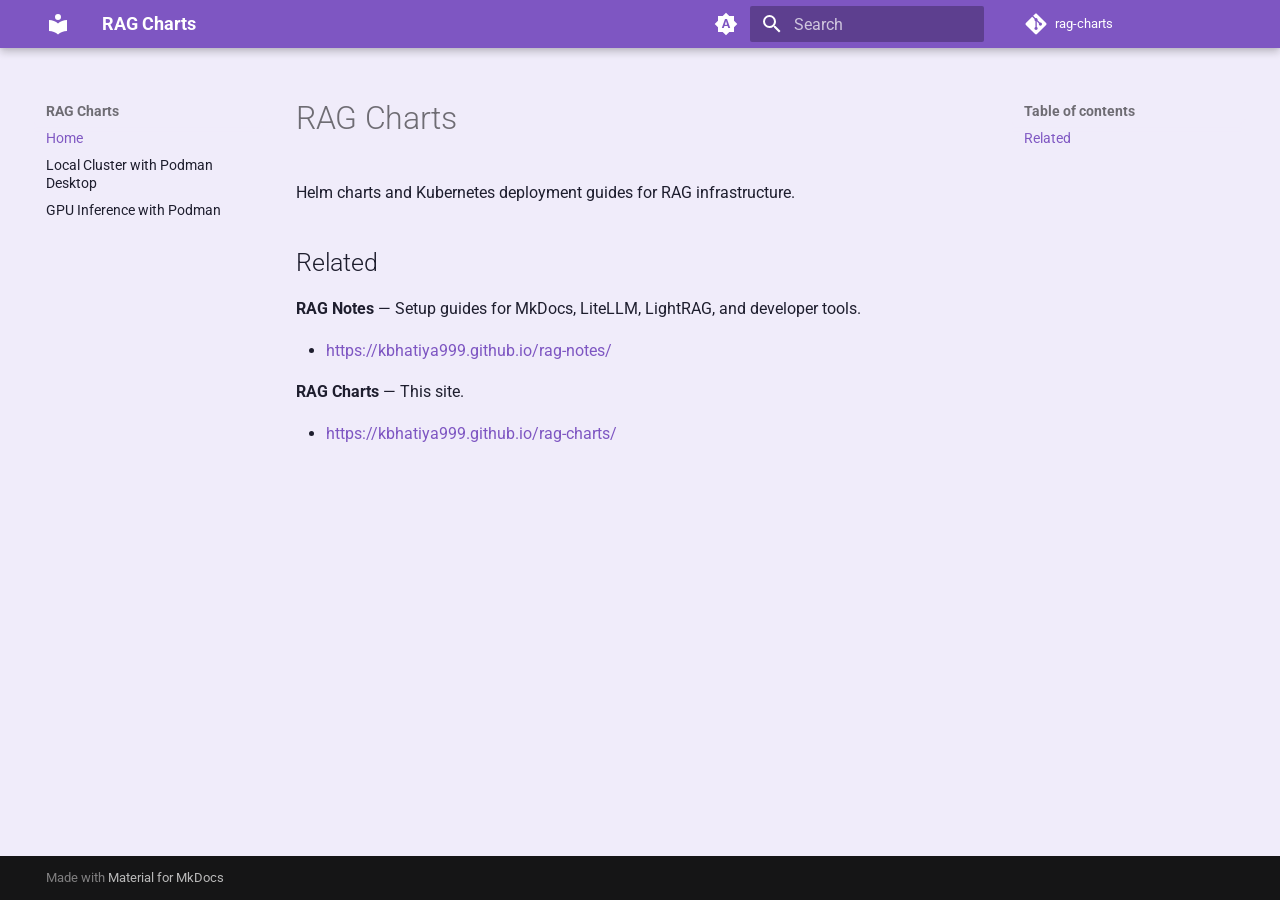
<file: index.html>
<!doctype html>
<html lang="en" class="no-js">
  <head>
    
      <meta charset="utf-8">
      <meta name="viewport" content="width=device-width,initial-scale=1">
      
      
      
      
      
        <link rel="next" href="podman-desktop/">
      
      
        
      
      
      <link rel="icon" href="assets/images/favicon.png">
      <meta name="generator" content="mkdocs-1.6.1, mkdocs-material-9.7.5">
    
    
      
        <title>RAG Charts</title>
      
    
    
      <link rel="stylesheet" href="assets/stylesheets/main.484c7ddc.min.css">
      
        
        <link rel="stylesheet" href="assets/stylesheets/palette.ab4e12ef.min.css">
      
      


    
    
      
    
    
      
        
        
        <link rel="preconnect" href="https://fonts.gstatic.com" crossorigin>
        <link rel="stylesheet" href="https://fonts.googleapis.com/css?family=Roboto:300,300i,400,400i,700,700i%7CRoboto+Mono:400,400i,700,700i&display=fallback">
        <style>:root{--md-text-font:"Roboto";--md-code-font:"Roboto Mono"}</style>
      
    
    
      <link rel="stylesheet" href="stylesheets/extra.css">
    
    <script>__md_scope=new URL(".",location),__md_hash=e=>[...e].reduce(((e,_)=>(e<<5)-e+_.charCodeAt(0)),0),__md_get=(e,_=localStorage,t=__md_scope)=>JSON.parse(_.getItem(t.pathname+"."+e)),__md_set=(e,_,t=localStorage,a=__md_scope)=>{try{t.setItem(a.pathname+"."+e,JSON.stringify(_))}catch(e){}}</script>
    
      

    
    
  </head>
  
  
    
    
      
    
    
    
    
    <body dir="ltr" data-md-color-scheme="default" data-md-color-primary="indigo" data-md-color-accent="indigo">
  
    
    <input class="md-toggle" data-md-toggle="drawer" type="checkbox" id="__drawer" autocomplete="off">
    <input class="md-toggle" data-md-toggle="search" type="checkbox" id="__search" autocomplete="off">
    <label class="md-overlay" for="__drawer"></label>
    <div data-md-component="skip">
      
        
        <a href="#rag-charts" class="md-skip">
          Skip to content
        </a>
      
    </div>
    <div data-md-component="announce">
      
    </div>
    
    
      

  

<header class="md-header md-header--shadow" data-md-component="header">
  <nav class="md-header__inner md-grid" aria-label="Header">
    <a href="." title="RAG Charts" class="md-header__button md-logo" aria-label="RAG Charts" data-md-component="logo">
      
  
  <svg xmlns="http://www.w3.org/2000/svg" viewBox="0 0 24 24"><path d="M12 8a3 3 0 0 0 3-3 3 3 0 0 0-3-3 3 3 0 0 0-3 3 3 3 0 0 0 3 3m0 3.54C9.64 9.35 6.5 8 3 8v11c3.5 0 6.64 1.35 9 3.54 2.36-2.19 5.5-3.54 9-3.54V8c-3.5 0-6.64 1.35-9 3.54"/></svg>

    </a>
    <label class="md-header__button md-icon" for="__drawer">
      
      <svg xmlns="http://www.w3.org/2000/svg" viewBox="0 0 24 24"><path d="M3 6h18v2H3zm0 5h18v2H3zm0 5h18v2H3z"/></svg>
    </label>
    <div class="md-header__title" data-md-component="header-title">
      <div class="md-header__ellipsis">
        <div class="md-header__topic">
          <span class="md-ellipsis">
            RAG Charts
          </span>
        </div>
        <div class="md-header__topic" data-md-component="header-topic">
          <span class="md-ellipsis">
            
              Home
            
          </span>
        </div>
      </div>
    </div>
    
      
        <form class="md-header__option" data-md-component="palette">
  
    
    
    
    <input class="md-option" data-md-color-media="(prefers-color-scheme)" data-md-color-scheme="default" data-md-color-primary="indigo" data-md-color-accent="indigo"  aria-label="Switch to light mode"  type="radio" name="__palette" id="__palette_0">
    
      <label class="md-header__button md-icon" title="Switch to light mode" for="__palette_1" hidden>
        <svg xmlns="http://www.w3.org/2000/svg" viewBox="0 0 24 24"><path d="m14.3 16-.7-2h-3.2l-.7 2H7.8L11 7h2l3.2 9zM20 8.69V4h-4.69L12 .69 8.69 4H4v4.69L.69 12 4 15.31V20h4.69L12 23.31 15.31 20H20v-4.69L23.31 12zm-9.15 3.96h2.3L12 9z"/></svg>
      </label>
    
  
    
    
    
    <input class="md-option" data-md-color-media="(prefers-color-scheme: light)" data-md-color-scheme="default" data-md-color-primary="deep-purple" data-md-color-accent="amber"  aria-label="Switch to dark mode"  type="radio" name="__palette" id="__palette_1">
    
      <label class="md-header__button md-icon" title="Switch to dark mode" for="__palette_2" hidden>
        <svg xmlns="http://www.w3.org/2000/svg" viewBox="0 0 24 24"><path d="M12 8a4 4 0 0 0-4 4 4 4 0 0 0 4 4 4 4 0 0 0 4-4 4 4 0 0 0-4-4m0 10a6 6 0 0 1-6-6 6 6 0 0 1 6-6 6 6 0 0 1 6 6 6 6 0 0 1-6 6m8-9.31V4h-4.69L12 .69 8.69 4H4v4.69L.69 12 4 15.31V20h4.69L12 23.31 15.31 20H20v-4.69L23.31 12z"/></svg>
      </label>
    
  
    
    
    
    <input class="md-option" data-md-color-media="(prefers-color-scheme: dark)" data-md-color-scheme="slate" data-md-color-primary="deep-purple" data-md-color-accent="amber"  aria-label="Switch to auto mode"  type="radio" name="__palette" id="__palette_2">
    
      <label class="md-header__button md-icon" title="Switch to auto mode" for="__palette_0" hidden>
        <svg xmlns="http://www.w3.org/2000/svg" viewBox="0 0 24 24"><path d="M12 18c-.89 0-1.74-.2-2.5-.55C11.56 16.5 13 14.42 13 12s-1.44-4.5-3.5-5.45C10.26 6.2 11.11 6 12 6a6 6 0 0 1 6 6 6 6 0 0 1-6 6m8-9.31V4h-4.69L12 .69 8.69 4H4v4.69L.69 12 4 15.31V20h4.69L12 23.31 15.31 20H20v-4.69L23.31 12z"/></svg>
      </label>
    
  
</form>
      
    
    
      <script>var palette=__md_get("__palette");if(palette&&palette.color){if("(prefers-color-scheme)"===palette.color.media){var media=matchMedia("(prefers-color-scheme: light)"),input=document.querySelector(media.matches?"[data-md-color-media='(prefers-color-scheme: light)']":"[data-md-color-media='(prefers-color-scheme: dark)']");palette.color.media=input.getAttribute("data-md-color-media"),palette.color.scheme=input.getAttribute("data-md-color-scheme"),palette.color.primary=input.getAttribute("data-md-color-primary"),palette.color.accent=input.getAttribute("data-md-color-accent")}for(var[key,value]of Object.entries(palette.color))document.body.setAttribute("data-md-color-"+key,value)}</script>
    
    
    
      
      
        <label class="md-header__button md-icon" for="__search">
          
          <svg xmlns="http://www.w3.org/2000/svg" viewBox="0 0 24 24"><path d="M9.5 3A6.5 6.5 0 0 1 16 9.5c0 1.61-.59 3.09-1.56 4.23l.27.27h.79l5 5-1.5 1.5-5-5v-.79l-.27-.27A6.52 6.52 0 0 1 9.5 16 6.5 6.5 0 0 1 3 9.5 6.5 6.5 0 0 1 9.5 3m0 2C7 5 5 7 5 9.5S7 14 9.5 14 14 12 14 9.5 12 5 9.5 5"/></svg>
        </label>
        <div class="md-search" data-md-component="search" role="dialog">
  <label class="md-search__overlay" for="__search"></label>
  <div class="md-search__inner" role="search">
    <form class="md-search__form" name="search">
      <input type="text" class="md-search__input" name="query" aria-label="Search" placeholder="Search" autocapitalize="off" autocorrect="off" autocomplete="off" spellcheck="false" data-md-component="search-query" required>
      <label class="md-search__icon md-icon" for="__search">
        
        <svg xmlns="http://www.w3.org/2000/svg" viewBox="0 0 24 24"><path d="M9.5 3A6.5 6.5 0 0 1 16 9.5c0 1.61-.59 3.09-1.56 4.23l.27.27h.79l5 5-1.5 1.5-5-5v-.79l-.27-.27A6.52 6.52 0 0 1 9.5 16 6.5 6.5 0 0 1 3 9.5 6.5 6.5 0 0 1 9.5 3m0 2C7 5 5 7 5 9.5S7 14 9.5 14 14 12 14 9.5 12 5 9.5 5"/></svg>
        
        <svg xmlns="http://www.w3.org/2000/svg" viewBox="0 0 24 24"><path d="M20 11v2H8l5.5 5.5-1.42 1.42L4.16 12l7.92-7.92L13.5 5.5 8 11z"/></svg>
      </label>
      <nav class="md-search__options" aria-label="Search">
        
        <button type="reset" class="md-search__icon md-icon" title="Clear" aria-label="Clear" tabindex="-1">
          
          <svg xmlns="http://www.w3.org/2000/svg" viewBox="0 0 24 24"><path d="M19 6.41 17.59 5 12 10.59 6.41 5 5 6.41 10.59 12 5 17.59 6.41 19 12 13.41 17.59 19 19 17.59 13.41 12z"/></svg>
        </button>
      </nav>
      
    </form>
    <div class="md-search__output">
      <div class="md-search__scrollwrap" tabindex="0" data-md-scrollfix>
        <div class="md-search-result" data-md-component="search-result">
          <div class="md-search-result__meta">
            Initializing search
          </div>
          <ol class="md-search-result__list" role="presentation"></ol>
        </div>
      </div>
    </div>
  </div>
</div>
      
    
    
      <div class="md-header__source">
        <a href="https://github.com/kbhatiya999/rag-charts" title="Go to repository" class="md-source" data-md-component="source">
  <div class="md-source__icon md-icon">
    
    <svg xmlns="http://www.w3.org/2000/svg" viewBox="0 0 448 512"><!--! Font Awesome Free 7.1.0 by @fontawesome - https://fontawesome.com License - https://fontawesome.com/license/free (Icons: CC BY 4.0, Fonts: SIL OFL 1.1, Code: MIT License) Copyright 2025 Fonticons, Inc.--><path d="M439.6 236.1 244 40.5c-5.4-5.5-12.8-8.5-20.4-8.5s-15 3-20.4 8.4L162.5 81l51.5 51.5c27.1-9.1 52.7 16.8 43.4 43.7l49.7 49.7c34.2-11.8 61.2 31 35.5 56.7-26.5 26.5-70.2-2.9-56-37.3L240.3 199v121.9c25.3 12.5 22.3 41.8 9.1 55-6.4 6.4-15.2 10.1-24.3 10.1s-17.8-3.6-24.3-10.1c-17.6-17.6-11.1-46.9 11.2-56v-123c-20.8-8.5-24.6-30.7-18.6-45L142.6 101 8.5 235.1C3 240.6 0 247.9 0 255.5s3 15 8.5 20.4l195.6 195.7c5.4 5.4 12.7 8.4 20.4 8.4s15-3 20.4-8.4l194.7-194.7c5.4-5.4 8.4-12.8 8.4-20.4s-3-15-8.4-20.4"/></svg>
  </div>
  <div class="md-source__repository">
    rag-charts
  </div>
</a>
      </div>
    
  </nav>
  
</header>
    
    <div class="md-container" data-md-component="container">
      
      
        
          
        
      
      <main class="md-main" data-md-component="main">
        <div class="md-main__inner md-grid">
          
            
              
              <div class="md-sidebar md-sidebar--primary" data-md-component="sidebar" data-md-type="navigation" >
                <div class="md-sidebar__scrollwrap">
                  <div class="md-sidebar__inner">
                    



<nav class="md-nav md-nav--primary" aria-label="Navigation" data-md-level="0">
  <label class="md-nav__title" for="__drawer">
    <a href="." title="RAG Charts" class="md-nav__button md-logo" aria-label="RAG Charts" data-md-component="logo">
      
  
  <svg xmlns="http://www.w3.org/2000/svg" viewBox="0 0 24 24"><path d="M12 8a3 3 0 0 0 3-3 3 3 0 0 0-3-3 3 3 0 0 0-3 3 3 3 0 0 0 3 3m0 3.54C9.64 9.35 6.5 8 3 8v11c3.5 0 6.64 1.35 9 3.54 2.36-2.19 5.5-3.54 9-3.54V8c-3.5 0-6.64 1.35-9 3.54"/></svg>

    </a>
    RAG Charts
  </label>
  
    <div class="md-nav__source">
      <a href="https://github.com/kbhatiya999/rag-charts" title="Go to repository" class="md-source" data-md-component="source">
  <div class="md-source__icon md-icon">
    
    <svg xmlns="http://www.w3.org/2000/svg" viewBox="0 0 448 512"><!--! Font Awesome Free 7.1.0 by @fontawesome - https://fontawesome.com License - https://fontawesome.com/license/free (Icons: CC BY 4.0, Fonts: SIL OFL 1.1, Code: MIT License) Copyright 2025 Fonticons, Inc.--><path d="M439.6 236.1 244 40.5c-5.4-5.5-12.8-8.5-20.4-8.5s-15 3-20.4 8.4L162.5 81l51.5 51.5c27.1-9.1 52.7 16.8 43.4 43.7l49.7 49.7c34.2-11.8 61.2 31 35.5 56.7-26.5 26.5-70.2-2.9-56-37.3L240.3 199v121.9c25.3 12.5 22.3 41.8 9.1 55-6.4 6.4-15.2 10.1-24.3 10.1s-17.8-3.6-24.3-10.1c-17.6-17.6-11.1-46.9 11.2-56v-123c-20.8-8.5-24.6-30.7-18.6-45L142.6 101 8.5 235.1C3 240.6 0 247.9 0 255.5s3 15 8.5 20.4l195.6 195.7c5.4 5.4 12.7 8.4 20.4 8.4s15-3 20.4-8.4l194.7-194.7c5.4-5.4 8.4-12.8 8.4-20.4s-3-15-8.4-20.4"/></svg>
  </div>
  <div class="md-source__repository">
    rag-charts
  </div>
</a>
    </div>
  
  <ul class="md-nav__list" data-md-scrollfix>
    
      
      
  
  
    
  
  
  
    <li class="md-nav__item md-nav__item--active">
      
      <input class="md-nav__toggle md-toggle" type="checkbox" id="__toc">
      
      
        
      
      
        <label class="md-nav__link md-nav__link--active" for="__toc">
          
  
  
  <span class="md-ellipsis">
    
  
    Home
  

    
  </span>
  
  

          <span class="md-nav__icon md-icon"></span>
        </label>
      
      <a href="." class="md-nav__link md-nav__link--active">
        
  
  
  <span class="md-ellipsis">
    
  
    Home
  

    
  </span>
  
  

      </a>
      
        

<nav class="md-nav md-nav--secondary" aria-label="Table of contents">
  
  
  
    
  
  
    <label class="md-nav__title" for="__toc">
      <span class="md-nav__icon md-icon"></span>
      Table of contents
    </label>
    <ul class="md-nav__list" data-md-component="toc" data-md-scrollfix>
      
        <li class="md-nav__item">
  <a href="#related" class="md-nav__link">
    <span class="md-ellipsis">
      
        Related
      
    </span>
  </a>
  
</li>
      
    </ul>
  
</nav>
      
    </li>
  

    
      
      
  
  
  
  
    <li class="md-nav__item">
      <a href="podman-desktop/" class="md-nav__link">
        
  
  
  <span class="md-ellipsis">
    
  
    Local Cluster with Podman Desktop
  

    
  </span>
  
  

      </a>
    </li>
  

    
      
      
  
  
  
  
    <li class="md-nav__item">
      <a href="gpu-inference/" class="md-nav__link">
        
  
  
  <span class="md-ellipsis">
    
  
    GPU Inference with Podman
  

    
  </span>
  
  

      </a>
    </li>
  

    
  </ul>
</nav>
                  </div>
                </div>
              </div>
            
            
              
              <div class="md-sidebar md-sidebar--secondary" data-md-component="sidebar" data-md-type="toc" >
                <div class="md-sidebar__scrollwrap">
                  <div class="md-sidebar__inner">
                    

<nav class="md-nav md-nav--secondary" aria-label="Table of contents">
  
  
  
    
  
  
    <label class="md-nav__title" for="__toc">
      <span class="md-nav__icon md-icon"></span>
      Table of contents
    </label>
    <ul class="md-nav__list" data-md-component="toc" data-md-scrollfix>
      
        <li class="md-nav__item">
  <a href="#related" class="md-nav__link">
    <span class="md-ellipsis">
      
        Related
      
    </span>
  </a>
  
</li>
      
    </ul>
  
</nav>
                  </div>
                </div>
              </div>
            
          
          
            <div class="md-content" data-md-component="content">
              
              <article class="md-content__inner md-typeset">
                
                  


  
  


<h1 id="rag-charts">RAG Charts</h1>
<p>Helm charts and Kubernetes deployment guides for RAG infrastructure.</p>
<h2 id="related">Related</h2>
<p><strong>RAG Notes</strong> — Setup guides for MkDocs, LiteLLM, LightRAG, and developer tools.</p>
<ul>
<li><a href="https://kbhatiya999.github.io/rag-notes/">https://kbhatiya999.github.io/rag-notes/</a></li>
</ul>
<p><strong>RAG Charts</strong> — This site.</p>
<ul>
<li><a href="https://kbhatiya999.github.io/rag-charts/">https://kbhatiya999.github.io/rag-charts/</a></li>
</ul>












                
              </article>
            </div>
          
          
<script>var target=document.getElementById(location.hash.slice(1));target&&target.name&&(target.checked=target.name.startsWith("__tabbed_"))</script>
        </div>
        
      </main>
      
        <footer class="md-footer">
  
  <div class="md-footer-meta md-typeset">
    <div class="md-footer-meta__inner md-grid">
      <div class="md-copyright">
  
  
    Made with
    <a href="https://squidfunk.github.io/mkdocs-material/" target="_blank" rel="noopener">
      Material for MkDocs
    </a>
  
</div>
      
    </div>
  </div>
</footer>
      
    </div>
    <div class="md-dialog" data-md-component="dialog">
      <div class="md-dialog__inner md-typeset"></div>
    </div>
    
    
    
      
      
      <script id="__config" type="application/json">{"annotate": null, "base": ".", "features": ["content.code.copy"], "search": "assets/javascripts/workers/search.2c215733.min.js", "tags": null, "translations": {"clipboard.copied": "Copied to clipboard", "clipboard.copy": "Copy to clipboard", "search.result.more.one": "1 more on this page", "search.result.more.other": "# more on this page", "search.result.none": "No matching documents", "search.result.one": "1 matching document", "search.result.other": "# matching documents", "search.result.placeholder": "Type to start searching", "search.result.term.missing": "Missing", "select.version": "Select version"}, "version": null}</script>
    
    
      <script src="assets/javascripts/bundle.79ae519e.min.js"></script>
      
    
  </body>
</html>
</file>
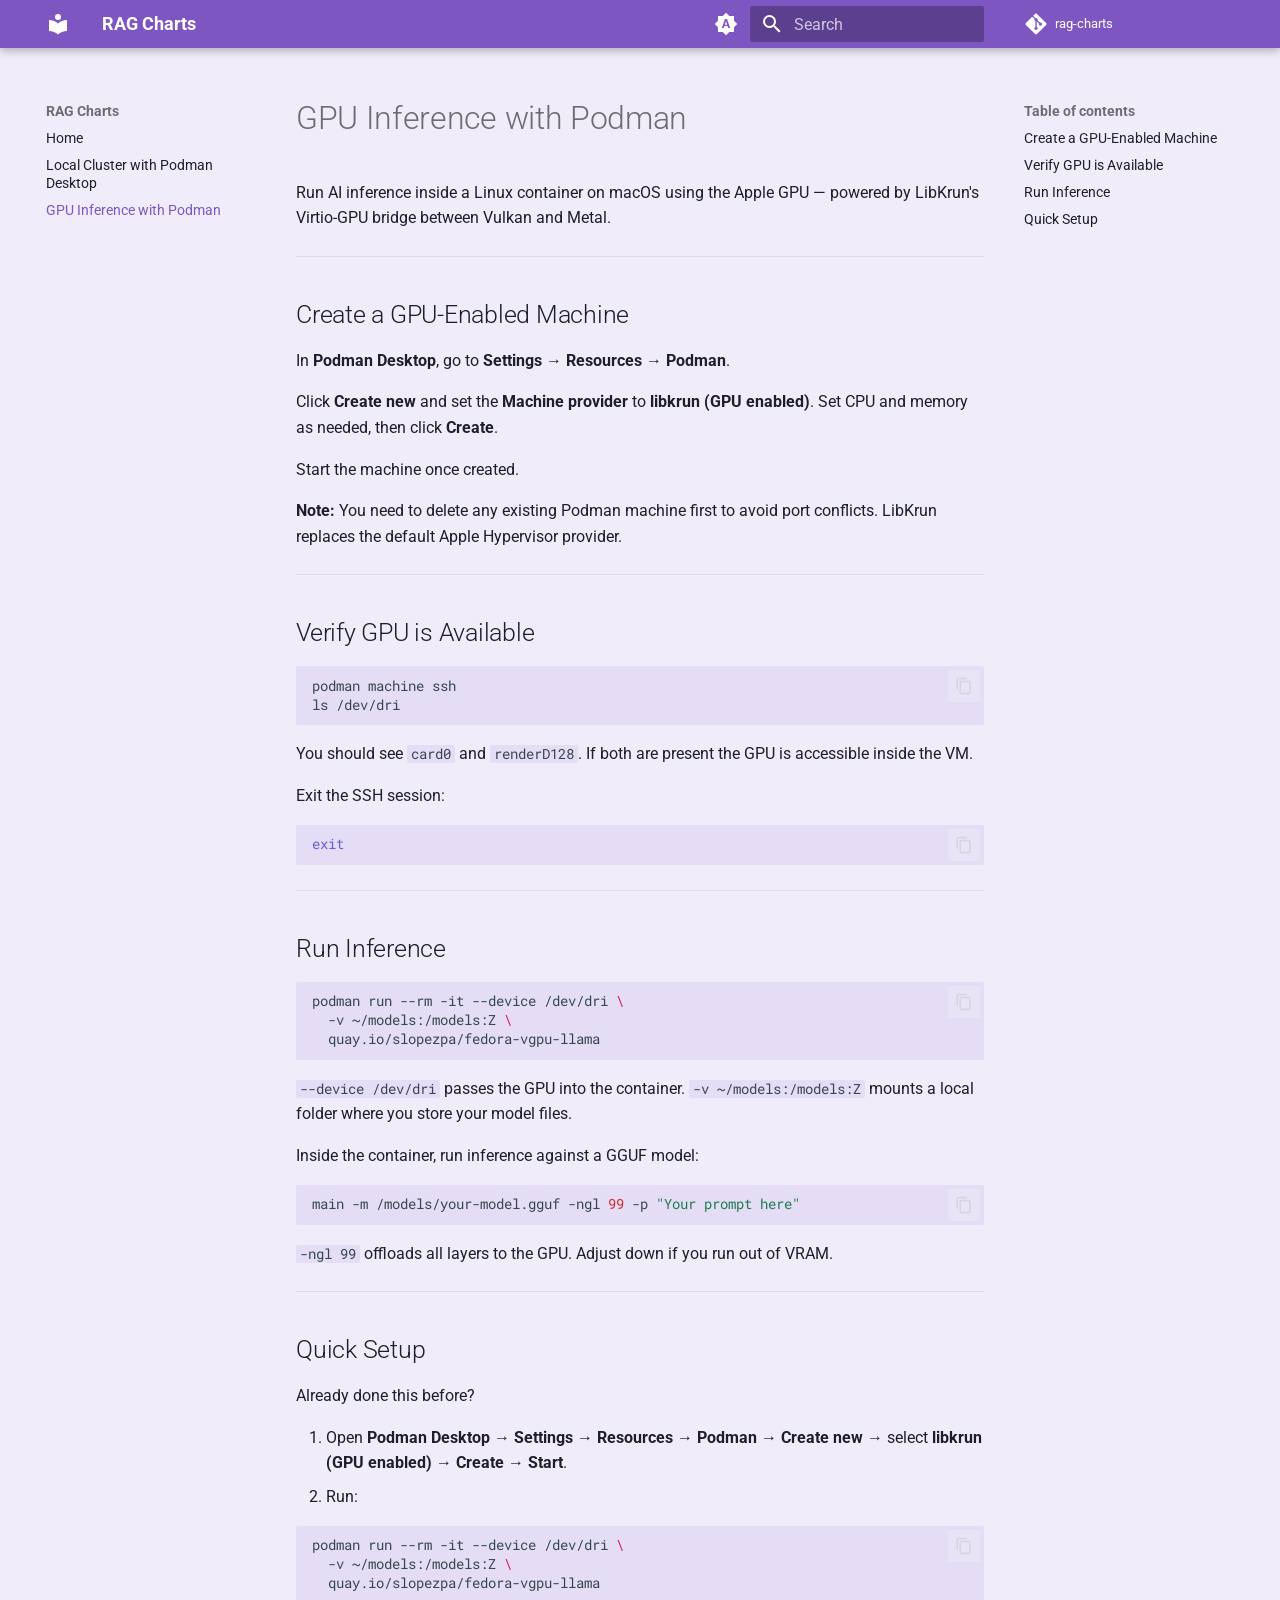
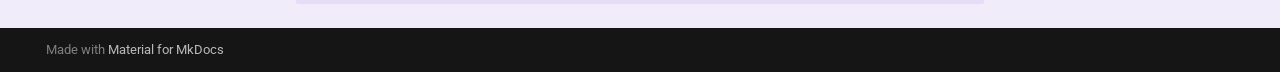
<file: gpu-inference/index.html>
<!doctype html>
<html lang="en" class="no-js">
  <head>
    
      <meta charset="utf-8">
      <meta name="viewport" content="width=device-width,initial-scale=1">
      
      
      
      
        <link rel="prev" href="../podman-desktop/">
      
      
      
        
      
      
      <link rel="icon" href="../assets/images/favicon.png">
      <meta name="generator" content="mkdocs-1.6.1, mkdocs-material-9.7.5">
    
    
      
        <title>GPU Inference with Podman - RAG Charts</title>
      
    
    
      <link rel="stylesheet" href="../assets/stylesheets/main.484c7ddc.min.css">
      
        
        <link rel="stylesheet" href="../assets/stylesheets/palette.ab4e12ef.min.css">
      
      


    
    
      
    
    
      
        
        
        <link rel="preconnect" href="https://fonts.gstatic.com" crossorigin>
        <link rel="stylesheet" href="https://fonts.googleapis.com/css?family=Roboto:300,300i,400,400i,700,700i%7CRoboto+Mono:400,400i,700,700i&display=fallback">
        <style>:root{--md-text-font:"Roboto";--md-code-font:"Roboto Mono"}</style>
      
    
    
      <link rel="stylesheet" href="../stylesheets/extra.css">
    
    <script>__md_scope=new URL("..",location),__md_hash=e=>[...e].reduce(((e,_)=>(e<<5)-e+_.charCodeAt(0)),0),__md_get=(e,_=localStorage,t=__md_scope)=>JSON.parse(_.getItem(t.pathname+"."+e)),__md_set=(e,_,t=localStorage,a=__md_scope)=>{try{t.setItem(a.pathname+"."+e,JSON.stringify(_))}catch(e){}}</script>
    
      

    
    
  </head>
  
  
    
    
      
    
    
    
    
    <body dir="ltr" data-md-color-scheme="default" data-md-color-primary="indigo" data-md-color-accent="indigo">
  
    
    <input class="md-toggle" data-md-toggle="drawer" type="checkbox" id="__drawer" autocomplete="off">
    <input class="md-toggle" data-md-toggle="search" type="checkbox" id="__search" autocomplete="off">
    <label class="md-overlay" for="__drawer"></label>
    <div data-md-component="skip">
      
        
        <a href="#gpu-inference-with-podman" class="md-skip">
          Skip to content
        </a>
      
    </div>
    <div data-md-component="announce">
      
    </div>
    
    
      

  

<header class="md-header md-header--shadow" data-md-component="header">
  <nav class="md-header__inner md-grid" aria-label="Header">
    <a href=".." title="RAG Charts" class="md-header__button md-logo" aria-label="RAG Charts" data-md-component="logo">
      
  
  <svg xmlns="http://www.w3.org/2000/svg" viewBox="0 0 24 24"><path d="M12 8a3 3 0 0 0 3-3 3 3 0 0 0-3-3 3 3 0 0 0-3 3 3 3 0 0 0 3 3m0 3.54C9.64 9.35 6.5 8 3 8v11c3.5 0 6.64 1.35 9 3.54 2.36-2.19 5.5-3.54 9-3.54V8c-3.5 0-6.64 1.35-9 3.54"/></svg>

    </a>
    <label class="md-header__button md-icon" for="__drawer">
      
      <svg xmlns="http://www.w3.org/2000/svg" viewBox="0 0 24 24"><path d="M3 6h18v2H3zm0 5h18v2H3zm0 5h18v2H3z"/></svg>
    </label>
    <div class="md-header__title" data-md-component="header-title">
      <div class="md-header__ellipsis">
        <div class="md-header__topic">
          <span class="md-ellipsis">
            RAG Charts
          </span>
        </div>
        <div class="md-header__topic" data-md-component="header-topic">
          <span class="md-ellipsis">
            
              GPU Inference with Podman
            
          </span>
        </div>
      </div>
    </div>
    
      
        <form class="md-header__option" data-md-component="palette">
  
    
    
    
    <input class="md-option" data-md-color-media="(prefers-color-scheme)" data-md-color-scheme="default" data-md-color-primary="indigo" data-md-color-accent="indigo"  aria-label="Switch to light mode"  type="radio" name="__palette" id="__palette_0">
    
      <label class="md-header__button md-icon" title="Switch to light mode" for="__palette_1" hidden>
        <svg xmlns="http://www.w3.org/2000/svg" viewBox="0 0 24 24"><path d="m14.3 16-.7-2h-3.2l-.7 2H7.8L11 7h2l3.2 9zM20 8.69V4h-4.69L12 .69 8.69 4H4v4.69L.69 12 4 15.31V20h4.69L12 23.31 15.31 20H20v-4.69L23.31 12zm-9.15 3.96h2.3L12 9z"/></svg>
      </label>
    
  
    
    
    
    <input class="md-option" data-md-color-media="(prefers-color-scheme: light)" data-md-color-scheme="default" data-md-color-primary="deep-purple" data-md-color-accent="amber"  aria-label="Switch to dark mode"  type="radio" name="__palette" id="__palette_1">
    
      <label class="md-header__button md-icon" title="Switch to dark mode" for="__palette_2" hidden>
        <svg xmlns="http://www.w3.org/2000/svg" viewBox="0 0 24 24"><path d="M12 8a4 4 0 0 0-4 4 4 4 0 0 0 4 4 4 4 0 0 0 4-4 4 4 0 0 0-4-4m0 10a6 6 0 0 1-6-6 6 6 0 0 1 6-6 6 6 0 0 1 6 6 6 6 0 0 1-6 6m8-9.31V4h-4.69L12 .69 8.69 4H4v4.69L.69 12 4 15.31V20h4.69L12 23.31 15.31 20H20v-4.69L23.31 12z"/></svg>
      </label>
    
  
    
    
    
    <input class="md-option" data-md-color-media="(prefers-color-scheme: dark)" data-md-color-scheme="slate" data-md-color-primary="deep-purple" data-md-color-accent="amber"  aria-label="Switch to auto mode"  type="radio" name="__palette" id="__palette_2">
    
      <label class="md-header__button md-icon" title="Switch to auto mode" for="__palette_0" hidden>
        <svg xmlns="http://www.w3.org/2000/svg" viewBox="0 0 24 24"><path d="M12 18c-.89 0-1.74-.2-2.5-.55C11.56 16.5 13 14.42 13 12s-1.44-4.5-3.5-5.45C10.26 6.2 11.11 6 12 6a6 6 0 0 1 6 6 6 6 0 0 1-6 6m8-9.31V4h-4.69L12 .69 8.69 4H4v4.69L.69 12 4 15.31V20h4.69L12 23.31 15.31 20H20v-4.69L23.31 12z"/></svg>
      </label>
    
  
</form>
      
    
    
      <script>var palette=__md_get("__palette");if(palette&&palette.color){if("(prefers-color-scheme)"===palette.color.media){var media=matchMedia("(prefers-color-scheme: light)"),input=document.querySelector(media.matches?"[data-md-color-media='(prefers-color-scheme: light)']":"[data-md-color-media='(prefers-color-scheme: dark)']");palette.color.media=input.getAttribute("data-md-color-media"),palette.color.scheme=input.getAttribute("data-md-color-scheme"),palette.color.primary=input.getAttribute("data-md-color-primary"),palette.color.accent=input.getAttribute("data-md-color-accent")}for(var[key,value]of Object.entries(palette.color))document.body.setAttribute("data-md-color-"+key,value)}</script>
    
    
    
      
      
        <label class="md-header__button md-icon" for="__search">
          
          <svg xmlns="http://www.w3.org/2000/svg" viewBox="0 0 24 24"><path d="M9.5 3A6.5 6.5 0 0 1 16 9.5c0 1.61-.59 3.09-1.56 4.23l.27.27h.79l5 5-1.5 1.5-5-5v-.79l-.27-.27A6.52 6.52 0 0 1 9.5 16 6.5 6.5 0 0 1 3 9.5 6.5 6.5 0 0 1 9.5 3m0 2C7 5 5 7 5 9.5S7 14 9.5 14 14 12 14 9.5 12 5 9.5 5"/></svg>
        </label>
        <div class="md-search" data-md-component="search" role="dialog">
  <label class="md-search__overlay" for="__search"></label>
  <div class="md-search__inner" role="search">
    <form class="md-search__form" name="search">
      <input type="text" class="md-search__input" name="query" aria-label="Search" placeholder="Search" autocapitalize="off" autocorrect="off" autocomplete="off" spellcheck="false" data-md-component="search-query" required>
      <label class="md-search__icon md-icon" for="__search">
        
        <svg xmlns="http://www.w3.org/2000/svg" viewBox="0 0 24 24"><path d="M9.5 3A6.5 6.5 0 0 1 16 9.5c0 1.61-.59 3.09-1.56 4.23l.27.27h.79l5 5-1.5 1.5-5-5v-.79l-.27-.27A6.52 6.52 0 0 1 9.5 16 6.5 6.5 0 0 1 3 9.5 6.5 6.5 0 0 1 9.5 3m0 2C7 5 5 7 5 9.5S7 14 9.5 14 14 12 14 9.5 12 5 9.5 5"/></svg>
        
        <svg xmlns="http://www.w3.org/2000/svg" viewBox="0 0 24 24"><path d="M20 11v2H8l5.5 5.5-1.42 1.42L4.16 12l7.92-7.92L13.5 5.5 8 11z"/></svg>
      </label>
      <nav class="md-search__options" aria-label="Search">
        
        <button type="reset" class="md-search__icon md-icon" title="Clear" aria-label="Clear" tabindex="-1">
          
          <svg xmlns="http://www.w3.org/2000/svg" viewBox="0 0 24 24"><path d="M19 6.41 17.59 5 12 10.59 6.41 5 5 6.41 10.59 12 5 17.59 6.41 19 12 13.41 17.59 19 19 17.59 13.41 12z"/></svg>
        </button>
      </nav>
      
    </form>
    <div class="md-search__output">
      <div class="md-search__scrollwrap" tabindex="0" data-md-scrollfix>
        <div class="md-search-result" data-md-component="search-result">
          <div class="md-search-result__meta">
            Initializing search
          </div>
          <ol class="md-search-result__list" role="presentation"></ol>
        </div>
      </div>
    </div>
  </div>
</div>
      
    
    
      <div class="md-header__source">
        <a href="https://github.com/kbhatiya999/rag-charts" title="Go to repository" class="md-source" data-md-component="source">
  <div class="md-source__icon md-icon">
    
    <svg xmlns="http://www.w3.org/2000/svg" viewBox="0 0 448 512"><!--! Font Awesome Free 7.1.0 by @fontawesome - https://fontawesome.com License - https://fontawesome.com/license/free (Icons: CC BY 4.0, Fonts: SIL OFL 1.1, Code: MIT License) Copyright 2025 Fonticons, Inc.--><path d="M439.6 236.1 244 40.5c-5.4-5.5-12.8-8.5-20.4-8.5s-15 3-20.4 8.4L162.5 81l51.5 51.5c27.1-9.1 52.7 16.8 43.4 43.7l49.7 49.7c34.2-11.8 61.2 31 35.5 56.7-26.5 26.5-70.2-2.9-56-37.3L240.3 199v121.9c25.3 12.5 22.3 41.8 9.1 55-6.4 6.4-15.2 10.1-24.3 10.1s-17.8-3.6-24.3-10.1c-17.6-17.6-11.1-46.9 11.2-56v-123c-20.8-8.5-24.6-30.7-18.6-45L142.6 101 8.5 235.1C3 240.6 0 247.9 0 255.5s3 15 8.5 20.4l195.6 195.7c5.4 5.4 12.7 8.4 20.4 8.4s15-3 20.4-8.4l194.7-194.7c5.4-5.4 8.4-12.8 8.4-20.4s-3-15-8.4-20.4"/></svg>
  </div>
  <div class="md-source__repository">
    rag-charts
  </div>
</a>
      </div>
    
  </nav>
  
</header>
    
    <div class="md-container" data-md-component="container">
      
      
        
          
        
      
      <main class="md-main" data-md-component="main">
        <div class="md-main__inner md-grid">
          
            
              
              <div class="md-sidebar md-sidebar--primary" data-md-component="sidebar" data-md-type="navigation" >
                <div class="md-sidebar__scrollwrap">
                  <div class="md-sidebar__inner">
                    



<nav class="md-nav md-nav--primary" aria-label="Navigation" data-md-level="0">
  <label class="md-nav__title" for="__drawer">
    <a href=".." title="RAG Charts" class="md-nav__button md-logo" aria-label="RAG Charts" data-md-component="logo">
      
  
  <svg xmlns="http://www.w3.org/2000/svg" viewBox="0 0 24 24"><path d="M12 8a3 3 0 0 0 3-3 3 3 0 0 0-3-3 3 3 0 0 0-3 3 3 3 0 0 0 3 3m0 3.54C9.64 9.35 6.5 8 3 8v11c3.5 0 6.64 1.35 9 3.54 2.36-2.19 5.5-3.54 9-3.54V8c-3.5 0-6.64 1.35-9 3.54"/></svg>

    </a>
    RAG Charts
  </label>
  
    <div class="md-nav__source">
      <a href="https://github.com/kbhatiya999/rag-charts" title="Go to repository" class="md-source" data-md-component="source">
  <div class="md-source__icon md-icon">
    
    <svg xmlns="http://www.w3.org/2000/svg" viewBox="0 0 448 512"><!--! Font Awesome Free 7.1.0 by @fontawesome - https://fontawesome.com License - https://fontawesome.com/license/free (Icons: CC BY 4.0, Fonts: SIL OFL 1.1, Code: MIT License) Copyright 2025 Fonticons, Inc.--><path d="M439.6 236.1 244 40.5c-5.4-5.5-12.8-8.5-20.4-8.5s-15 3-20.4 8.4L162.5 81l51.5 51.5c27.1-9.1 52.7 16.8 43.4 43.7l49.7 49.7c34.2-11.8 61.2 31 35.5 56.7-26.5 26.5-70.2-2.9-56-37.3L240.3 199v121.9c25.3 12.5 22.3 41.8 9.1 55-6.4 6.4-15.2 10.1-24.3 10.1s-17.8-3.6-24.3-10.1c-17.6-17.6-11.1-46.9 11.2-56v-123c-20.8-8.5-24.6-30.7-18.6-45L142.6 101 8.5 235.1C3 240.6 0 247.9 0 255.5s3 15 8.5 20.4l195.6 195.7c5.4 5.4 12.7 8.4 20.4 8.4s15-3 20.4-8.4l194.7-194.7c5.4-5.4 8.4-12.8 8.4-20.4s-3-15-8.4-20.4"/></svg>
  </div>
  <div class="md-source__repository">
    rag-charts
  </div>
</a>
    </div>
  
  <ul class="md-nav__list" data-md-scrollfix>
    
      
      
  
  
  
  
    <li class="md-nav__item">
      <a href=".." class="md-nav__link">
        
  
  
  <span class="md-ellipsis">
    
  
    Home
  

    
  </span>
  
  

      </a>
    </li>
  

    
      
      
  
  
  
  
    <li class="md-nav__item">
      <a href="../podman-desktop/" class="md-nav__link">
        
  
  
  <span class="md-ellipsis">
    
  
    Local Cluster with Podman Desktop
  

    
  </span>
  
  

      </a>
    </li>
  

    
      
      
  
  
    
  
  
  
    <li class="md-nav__item md-nav__item--active">
      
      <input class="md-nav__toggle md-toggle" type="checkbox" id="__toc">
      
      
        
      
      
        <label class="md-nav__link md-nav__link--active" for="__toc">
          
  
  
  <span class="md-ellipsis">
    
  
    GPU Inference with Podman
  

    
  </span>
  
  

          <span class="md-nav__icon md-icon"></span>
        </label>
      
      <a href="./" class="md-nav__link md-nav__link--active">
        
  
  
  <span class="md-ellipsis">
    
  
    GPU Inference with Podman
  

    
  </span>
  
  

      </a>
      
        

<nav class="md-nav md-nav--secondary" aria-label="Table of contents">
  
  
  
    
  
  
    <label class="md-nav__title" for="__toc">
      <span class="md-nav__icon md-icon"></span>
      Table of contents
    </label>
    <ul class="md-nav__list" data-md-component="toc" data-md-scrollfix>
      
        <li class="md-nav__item">
  <a href="#create-a-gpu-enabled-machine" class="md-nav__link">
    <span class="md-ellipsis">
      
        Create a GPU-Enabled Machine
      
    </span>
  </a>
  
</li>
      
        <li class="md-nav__item">
  <a href="#verify-gpu-is-available" class="md-nav__link">
    <span class="md-ellipsis">
      
        Verify GPU is Available
      
    </span>
  </a>
  
</li>
      
        <li class="md-nav__item">
  <a href="#run-inference" class="md-nav__link">
    <span class="md-ellipsis">
      
        Run Inference
      
    </span>
  </a>
  
</li>
      
        <li class="md-nav__item">
  <a href="#quick-setup" class="md-nav__link">
    <span class="md-ellipsis">
      
        Quick Setup
      
    </span>
  </a>
  
</li>
      
    </ul>
  
</nav>
      
    </li>
  

    
  </ul>
</nav>
                  </div>
                </div>
              </div>
            
            
              
              <div class="md-sidebar md-sidebar--secondary" data-md-component="sidebar" data-md-type="toc" >
                <div class="md-sidebar__scrollwrap">
                  <div class="md-sidebar__inner">
                    

<nav class="md-nav md-nav--secondary" aria-label="Table of contents">
  
  
  
    
  
  
    <label class="md-nav__title" for="__toc">
      <span class="md-nav__icon md-icon"></span>
      Table of contents
    </label>
    <ul class="md-nav__list" data-md-component="toc" data-md-scrollfix>
      
        <li class="md-nav__item">
  <a href="#create-a-gpu-enabled-machine" class="md-nav__link">
    <span class="md-ellipsis">
      
        Create a GPU-Enabled Machine
      
    </span>
  </a>
  
</li>
      
        <li class="md-nav__item">
  <a href="#verify-gpu-is-available" class="md-nav__link">
    <span class="md-ellipsis">
      
        Verify GPU is Available
      
    </span>
  </a>
  
</li>
      
        <li class="md-nav__item">
  <a href="#run-inference" class="md-nav__link">
    <span class="md-ellipsis">
      
        Run Inference
      
    </span>
  </a>
  
</li>
      
        <li class="md-nav__item">
  <a href="#quick-setup" class="md-nav__link">
    <span class="md-ellipsis">
      
        Quick Setup
      
    </span>
  </a>
  
</li>
      
    </ul>
  
</nav>
                  </div>
                </div>
              </div>
            
          
          
            <div class="md-content" data-md-component="content">
              
              <article class="md-content__inner md-typeset">
                
                  


  
  


<h1 id="gpu-inference-with-podman">GPU Inference with Podman</h1>
<p>Run AI inference inside a Linux container on macOS using the Apple GPU — powered by LibKrun's Virtio-GPU bridge between Vulkan and Metal.</p>
<hr />
<h2 id="create-a-gpu-enabled-machine">Create a GPU-Enabled Machine</h2>
<p>In <strong>Podman Desktop</strong>, go to <strong>Settings → Resources → Podman</strong>.</p>
<p>Click <strong>Create new</strong> and set the <strong>Machine provider</strong> to <strong>libkrun (GPU enabled)</strong>. Set CPU and memory as needed, then click <strong>Create</strong>.</p>
<p>Start the machine once created.</p>
<p><strong>Note:</strong> You need to delete any existing Podman machine first to avoid port conflicts. LibKrun replaces the default Apple Hypervisor provider.</p>
<hr />
<h2 id="verify-gpu-is-available">Verify GPU is Available</h2>
<div class="highlight"><pre><span></span><code><a id="__codelineno-0-1" name="__codelineno-0-1" href="#__codelineno-0-1"></a>podman<span class="w"> </span>machine<span class="w"> </span>ssh
<a id="__codelineno-0-2" name="__codelineno-0-2" href="#__codelineno-0-2"></a>ls<span class="w"> </span>/dev/dri
</code></pre></div>
<p>You should see <code>card0</code> and <code>renderD128</code>. If both are present the GPU is accessible inside the VM.</p>
<p>Exit the SSH session:</p>
<div class="highlight"><pre><span></span><code><a id="__codelineno-1-1" name="__codelineno-1-1" href="#__codelineno-1-1"></a><span class="nb">exit</span>
</code></pre></div>
<hr />
<h2 id="run-inference">Run Inference</h2>
<div class="highlight"><pre><span></span><code><a id="__codelineno-2-1" name="__codelineno-2-1" href="#__codelineno-2-1"></a>podman<span class="w"> </span>run<span class="w"> </span>--rm<span class="w"> </span>-it<span class="w"> </span>--device<span class="w"> </span>/dev/dri<span class="w"> </span><span class="se">\</span>
<a id="__codelineno-2-2" name="__codelineno-2-2" href="#__codelineno-2-2"></a><span class="w">  </span>-v<span class="w"> </span>~/models:/models:Z<span class="w"> </span><span class="se">\</span>
<a id="__codelineno-2-3" name="__codelineno-2-3" href="#__codelineno-2-3"></a><span class="w">  </span>quay.io/slopezpa/fedora-vgpu-llama
</code></pre></div>
<p><code>--device /dev/dri</code> passes the GPU into the container. <code>-v ~/models:/models:Z</code> mounts a local folder where you store your model files.</p>
<p>Inside the container, run inference against a GGUF model:</p>
<div class="highlight"><pre><span></span><code><a id="__codelineno-3-1" name="__codelineno-3-1" href="#__codelineno-3-1"></a>main<span class="w"> </span>-m<span class="w"> </span>/models/your-model.gguf<span class="w"> </span>-ngl<span class="w"> </span><span class="m">99</span><span class="w"> </span>-p<span class="w"> </span><span class="s2">&quot;Your prompt here&quot;</span>
</code></pre></div>
<p><code>-ngl 99</code> offloads all layers to the GPU. Adjust down if you run out of VRAM.</p>
<hr />
<h2 id="quick-setup">Quick Setup</h2>
<p>Already done this before?</p>
<ol>
<li>Open <strong>Podman Desktop</strong> → <strong>Settings → Resources → Podman</strong> → <strong>Create new</strong> → select <strong>libkrun (GPU enabled)</strong> → <strong>Create</strong> → <strong>Start</strong>.</li>
<li>Run:</li>
</ol>
<div class="highlight"><pre><span></span><code><a id="__codelineno-4-1" name="__codelineno-4-1" href="#__codelineno-4-1"></a>podman<span class="w"> </span>run<span class="w"> </span>--rm<span class="w"> </span>-it<span class="w"> </span>--device<span class="w"> </span>/dev/dri<span class="w"> </span><span class="se">\</span>
<a id="__codelineno-4-2" name="__codelineno-4-2" href="#__codelineno-4-2"></a><span class="w">  </span>-v<span class="w"> </span>~/models:/models:Z<span class="w"> </span><span class="se">\</span>
<a id="__codelineno-4-3" name="__codelineno-4-3" href="#__codelineno-4-3"></a><span class="w">  </span>quay.io/slopezpa/fedora-vgpu-llama
</code></pre></div>












                
              </article>
            </div>
          
          
<script>var target=document.getElementById(location.hash.slice(1));target&&target.name&&(target.checked=target.name.startsWith("__tabbed_"))</script>
        </div>
        
      </main>
      
        <footer class="md-footer">
  
  <div class="md-footer-meta md-typeset">
    <div class="md-footer-meta__inner md-grid">
      <div class="md-copyright">
  
  
    Made with
    <a href="https://squidfunk.github.io/mkdocs-material/" target="_blank" rel="noopener">
      Material for MkDocs
    </a>
  
</div>
      
    </div>
  </div>
</footer>
      
    </div>
    <div class="md-dialog" data-md-component="dialog">
      <div class="md-dialog__inner md-typeset"></div>
    </div>
    
    
    
      
      
      <script id="__config" type="application/json">{"annotate": null, "base": "..", "features": ["content.code.copy"], "search": "../assets/javascripts/workers/search.2c215733.min.js", "tags": null, "translations": {"clipboard.copied": "Copied to clipboard", "clipboard.copy": "Copy to clipboard", "search.result.more.one": "1 more on this page", "search.result.more.other": "# more on this page", "search.result.none": "No matching documents", "search.result.one": "1 matching document", "search.result.other": "# matching documents", "search.result.placeholder": "Type to start searching", "search.result.term.missing": "Missing", "select.version": "Select version"}, "version": null}</script>
    
    
      <script src="../assets/javascripts/bundle.79ae519e.min.js"></script>
      
    
  </body>
</html>
</file>
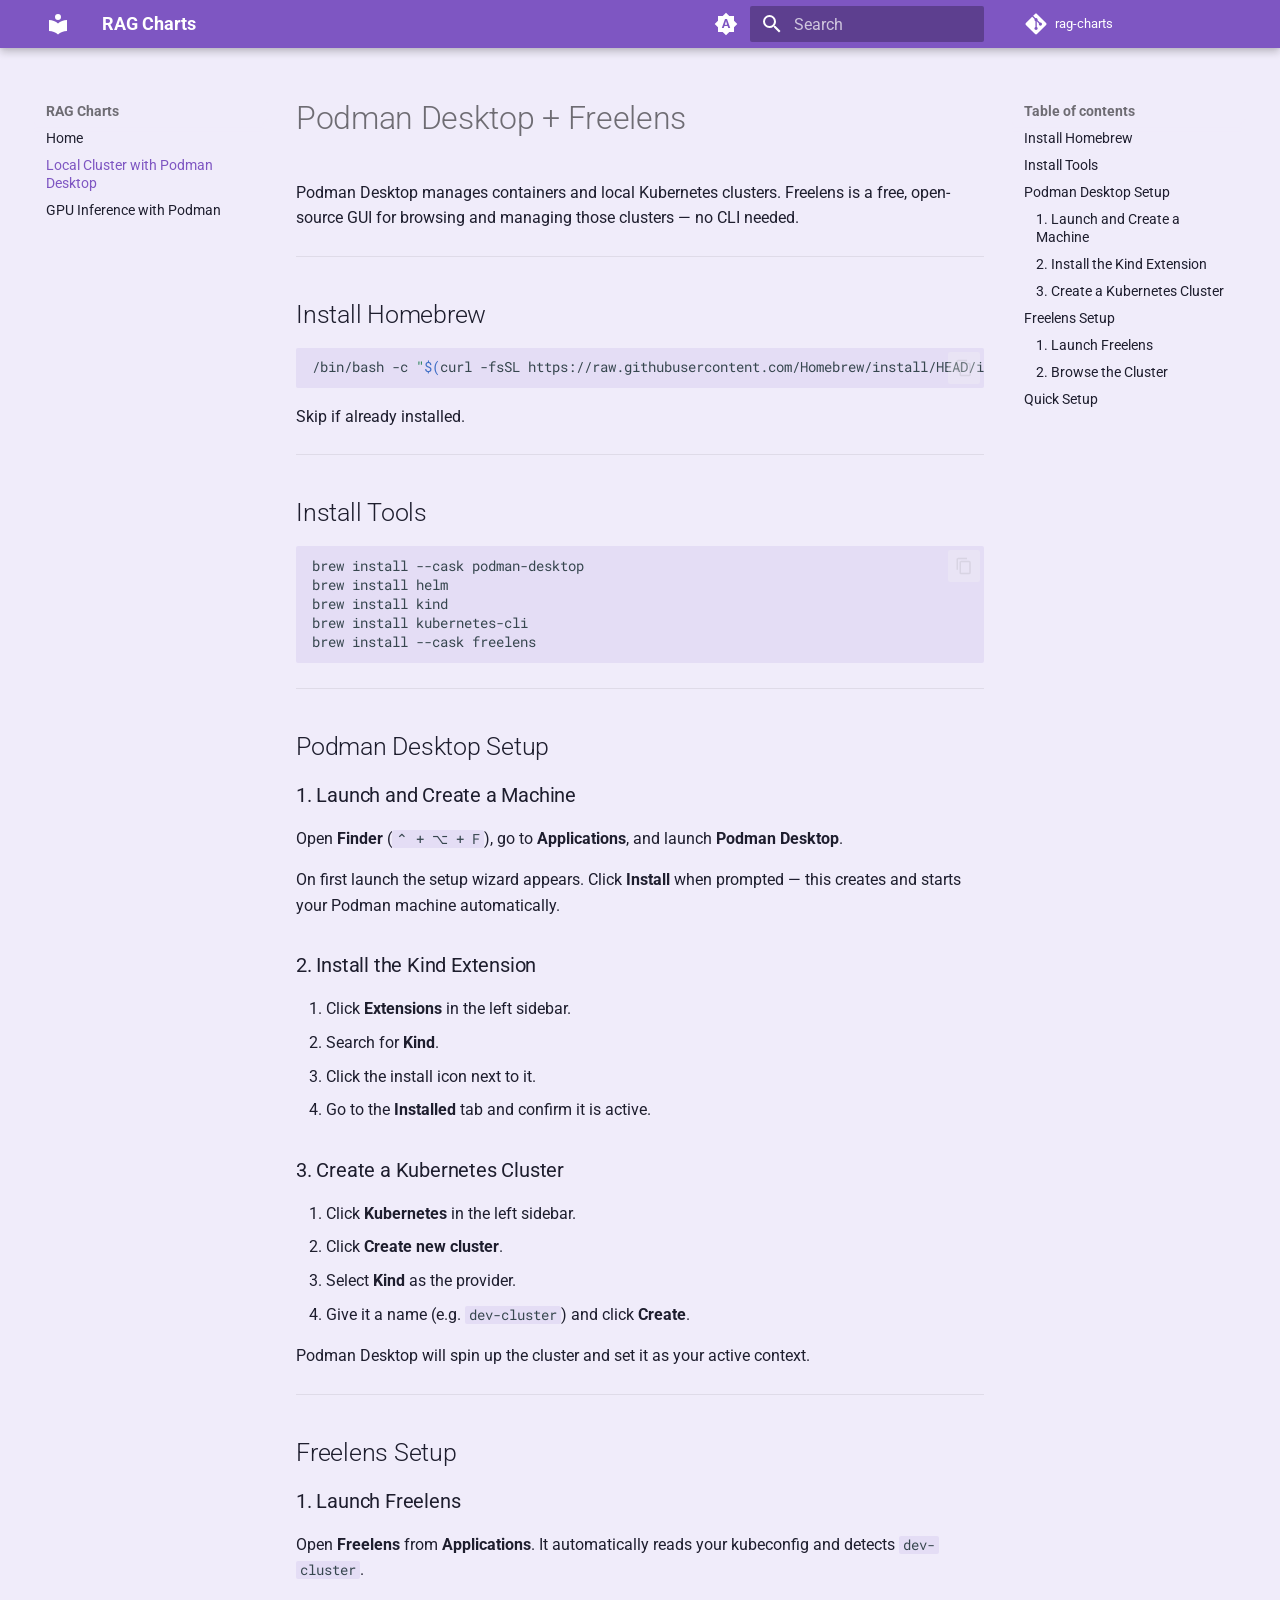
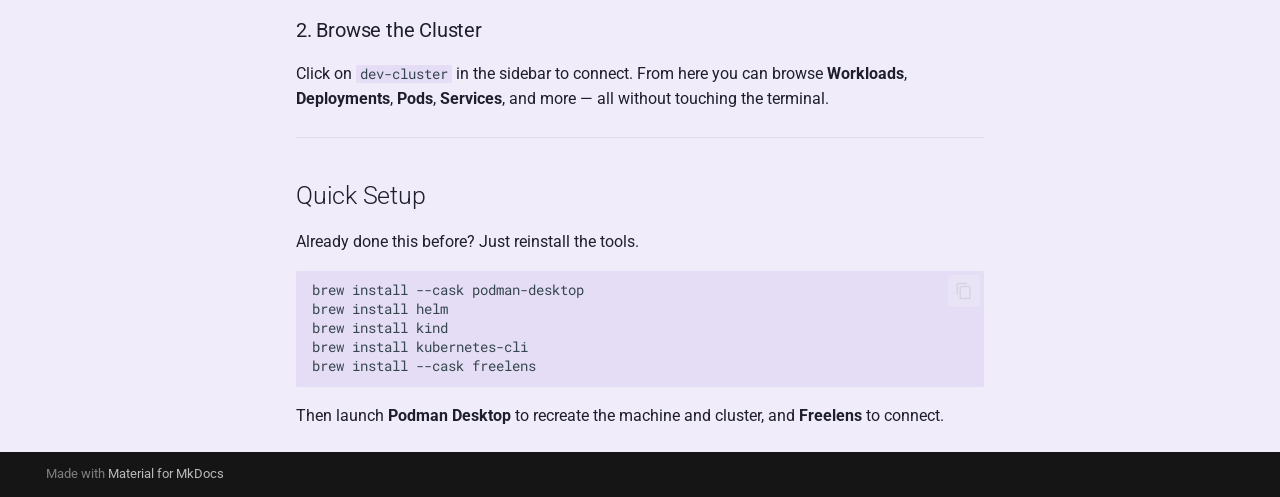
<file: podman-desktop/index.html>
<!doctype html>
<html lang="en" class="no-js">
  <head>
    
      <meta charset="utf-8">
      <meta name="viewport" content="width=device-width,initial-scale=1">
      
      
      
      
        <link rel="prev" href="..">
      
      
        <link rel="next" href="../gpu-inference/">
      
      
        
      
      
      <link rel="icon" href="../assets/images/favicon.png">
      <meta name="generator" content="mkdocs-1.6.1, mkdocs-material-9.7.5">
    
    
      
        <title>Local Cluster with Podman Desktop - RAG Charts</title>
      
    
    
      <link rel="stylesheet" href="../assets/stylesheets/main.484c7ddc.min.css">
      
        
        <link rel="stylesheet" href="../assets/stylesheets/palette.ab4e12ef.min.css">
      
      


    
    
      
    
    
      
        
        
        <link rel="preconnect" href="https://fonts.gstatic.com" crossorigin>
        <link rel="stylesheet" href="https://fonts.googleapis.com/css?family=Roboto:300,300i,400,400i,700,700i%7CRoboto+Mono:400,400i,700,700i&display=fallback">
        <style>:root{--md-text-font:"Roboto";--md-code-font:"Roboto Mono"}</style>
      
    
    
      <link rel="stylesheet" href="../stylesheets/extra.css">
    
    <script>__md_scope=new URL("..",location),__md_hash=e=>[...e].reduce(((e,_)=>(e<<5)-e+_.charCodeAt(0)),0),__md_get=(e,_=localStorage,t=__md_scope)=>JSON.parse(_.getItem(t.pathname+"."+e)),__md_set=(e,_,t=localStorage,a=__md_scope)=>{try{t.setItem(a.pathname+"."+e,JSON.stringify(_))}catch(e){}}</script>
    
      

    
    
  </head>
  
  
    
    
      
    
    
    
    
    <body dir="ltr" data-md-color-scheme="default" data-md-color-primary="indigo" data-md-color-accent="indigo">
  
    
    <input class="md-toggle" data-md-toggle="drawer" type="checkbox" id="__drawer" autocomplete="off">
    <input class="md-toggle" data-md-toggle="search" type="checkbox" id="__search" autocomplete="off">
    <label class="md-overlay" for="__drawer"></label>
    <div data-md-component="skip">
      
        
        <a href="#podman-desktop-freelens" class="md-skip">
          Skip to content
        </a>
      
    </div>
    <div data-md-component="announce">
      
    </div>
    
    
      

  

<header class="md-header md-header--shadow" data-md-component="header">
  <nav class="md-header__inner md-grid" aria-label="Header">
    <a href=".." title="RAG Charts" class="md-header__button md-logo" aria-label="RAG Charts" data-md-component="logo">
      
  
  <svg xmlns="http://www.w3.org/2000/svg" viewBox="0 0 24 24"><path d="M12 8a3 3 0 0 0 3-3 3 3 0 0 0-3-3 3 3 0 0 0-3 3 3 3 0 0 0 3 3m0 3.54C9.64 9.35 6.5 8 3 8v11c3.5 0 6.64 1.35 9 3.54 2.36-2.19 5.5-3.54 9-3.54V8c-3.5 0-6.64 1.35-9 3.54"/></svg>

    </a>
    <label class="md-header__button md-icon" for="__drawer">
      
      <svg xmlns="http://www.w3.org/2000/svg" viewBox="0 0 24 24"><path d="M3 6h18v2H3zm0 5h18v2H3zm0 5h18v2H3z"/></svg>
    </label>
    <div class="md-header__title" data-md-component="header-title">
      <div class="md-header__ellipsis">
        <div class="md-header__topic">
          <span class="md-ellipsis">
            RAG Charts
          </span>
        </div>
        <div class="md-header__topic" data-md-component="header-topic">
          <span class="md-ellipsis">
            
              Local Cluster with Podman Desktop
            
          </span>
        </div>
      </div>
    </div>
    
      
        <form class="md-header__option" data-md-component="palette">
  
    
    
    
    <input class="md-option" data-md-color-media="(prefers-color-scheme)" data-md-color-scheme="default" data-md-color-primary="indigo" data-md-color-accent="indigo"  aria-label="Switch to light mode"  type="radio" name="__palette" id="__palette_0">
    
      <label class="md-header__button md-icon" title="Switch to light mode" for="__palette_1" hidden>
        <svg xmlns="http://www.w3.org/2000/svg" viewBox="0 0 24 24"><path d="m14.3 16-.7-2h-3.2l-.7 2H7.8L11 7h2l3.2 9zM20 8.69V4h-4.69L12 .69 8.69 4H4v4.69L.69 12 4 15.31V20h4.69L12 23.31 15.31 20H20v-4.69L23.31 12zm-9.15 3.96h2.3L12 9z"/></svg>
      </label>
    
  
    
    
    
    <input class="md-option" data-md-color-media="(prefers-color-scheme: light)" data-md-color-scheme="default" data-md-color-primary="deep-purple" data-md-color-accent="amber"  aria-label="Switch to dark mode"  type="radio" name="__palette" id="__palette_1">
    
      <label class="md-header__button md-icon" title="Switch to dark mode" for="__palette_2" hidden>
        <svg xmlns="http://www.w3.org/2000/svg" viewBox="0 0 24 24"><path d="M12 8a4 4 0 0 0-4 4 4 4 0 0 0 4 4 4 4 0 0 0 4-4 4 4 0 0 0-4-4m0 10a6 6 0 0 1-6-6 6 6 0 0 1 6-6 6 6 0 0 1 6 6 6 6 0 0 1-6 6m8-9.31V4h-4.69L12 .69 8.69 4H4v4.69L.69 12 4 15.31V20h4.69L12 23.31 15.31 20H20v-4.69L23.31 12z"/></svg>
      </label>
    
  
    
    
    
    <input class="md-option" data-md-color-media="(prefers-color-scheme: dark)" data-md-color-scheme="slate" data-md-color-primary="deep-purple" data-md-color-accent="amber"  aria-label="Switch to auto mode"  type="radio" name="__palette" id="__palette_2">
    
      <label class="md-header__button md-icon" title="Switch to auto mode" for="__palette_0" hidden>
        <svg xmlns="http://www.w3.org/2000/svg" viewBox="0 0 24 24"><path d="M12 18c-.89 0-1.74-.2-2.5-.55C11.56 16.5 13 14.42 13 12s-1.44-4.5-3.5-5.45C10.26 6.2 11.11 6 12 6a6 6 0 0 1 6 6 6 6 0 0 1-6 6m8-9.31V4h-4.69L12 .69 8.69 4H4v4.69L.69 12 4 15.31V20h4.69L12 23.31 15.31 20H20v-4.69L23.31 12z"/></svg>
      </label>
    
  
</form>
      
    
    
      <script>var palette=__md_get("__palette");if(palette&&palette.color){if("(prefers-color-scheme)"===palette.color.media){var media=matchMedia("(prefers-color-scheme: light)"),input=document.querySelector(media.matches?"[data-md-color-media='(prefers-color-scheme: light)']":"[data-md-color-media='(prefers-color-scheme: dark)']");palette.color.media=input.getAttribute("data-md-color-media"),palette.color.scheme=input.getAttribute("data-md-color-scheme"),palette.color.primary=input.getAttribute("data-md-color-primary"),palette.color.accent=input.getAttribute("data-md-color-accent")}for(var[key,value]of Object.entries(palette.color))document.body.setAttribute("data-md-color-"+key,value)}</script>
    
    
    
      
      
        <label class="md-header__button md-icon" for="__search">
          
          <svg xmlns="http://www.w3.org/2000/svg" viewBox="0 0 24 24"><path d="M9.5 3A6.5 6.5 0 0 1 16 9.5c0 1.61-.59 3.09-1.56 4.23l.27.27h.79l5 5-1.5 1.5-5-5v-.79l-.27-.27A6.52 6.52 0 0 1 9.5 16 6.5 6.5 0 0 1 3 9.5 6.5 6.5 0 0 1 9.5 3m0 2C7 5 5 7 5 9.5S7 14 9.5 14 14 12 14 9.5 12 5 9.5 5"/></svg>
        </label>
        <div class="md-search" data-md-component="search" role="dialog">
  <label class="md-search__overlay" for="__search"></label>
  <div class="md-search__inner" role="search">
    <form class="md-search__form" name="search">
      <input type="text" class="md-search__input" name="query" aria-label="Search" placeholder="Search" autocapitalize="off" autocorrect="off" autocomplete="off" spellcheck="false" data-md-component="search-query" required>
      <label class="md-search__icon md-icon" for="__search">
        
        <svg xmlns="http://www.w3.org/2000/svg" viewBox="0 0 24 24"><path d="M9.5 3A6.5 6.5 0 0 1 16 9.5c0 1.61-.59 3.09-1.56 4.23l.27.27h.79l5 5-1.5 1.5-5-5v-.79l-.27-.27A6.52 6.52 0 0 1 9.5 16 6.5 6.5 0 0 1 3 9.5 6.5 6.5 0 0 1 9.5 3m0 2C7 5 5 7 5 9.5S7 14 9.5 14 14 12 14 9.5 12 5 9.5 5"/></svg>
        
        <svg xmlns="http://www.w3.org/2000/svg" viewBox="0 0 24 24"><path d="M20 11v2H8l5.5 5.5-1.42 1.42L4.16 12l7.92-7.92L13.5 5.5 8 11z"/></svg>
      </label>
      <nav class="md-search__options" aria-label="Search">
        
        <button type="reset" class="md-search__icon md-icon" title="Clear" aria-label="Clear" tabindex="-1">
          
          <svg xmlns="http://www.w3.org/2000/svg" viewBox="0 0 24 24"><path d="M19 6.41 17.59 5 12 10.59 6.41 5 5 6.41 10.59 12 5 17.59 6.41 19 12 13.41 17.59 19 19 17.59 13.41 12z"/></svg>
        </button>
      </nav>
      
    </form>
    <div class="md-search__output">
      <div class="md-search__scrollwrap" tabindex="0" data-md-scrollfix>
        <div class="md-search-result" data-md-component="search-result">
          <div class="md-search-result__meta">
            Initializing search
          </div>
          <ol class="md-search-result__list" role="presentation"></ol>
        </div>
      </div>
    </div>
  </div>
</div>
      
    
    
      <div class="md-header__source">
        <a href="https://github.com/kbhatiya999/rag-charts" title="Go to repository" class="md-source" data-md-component="source">
  <div class="md-source__icon md-icon">
    
    <svg xmlns="http://www.w3.org/2000/svg" viewBox="0 0 448 512"><!--! Font Awesome Free 7.1.0 by @fontawesome - https://fontawesome.com License - https://fontawesome.com/license/free (Icons: CC BY 4.0, Fonts: SIL OFL 1.1, Code: MIT License) Copyright 2025 Fonticons, Inc.--><path d="M439.6 236.1 244 40.5c-5.4-5.5-12.8-8.5-20.4-8.5s-15 3-20.4 8.4L162.5 81l51.5 51.5c27.1-9.1 52.7 16.8 43.4 43.7l49.7 49.7c34.2-11.8 61.2 31 35.5 56.7-26.5 26.5-70.2-2.9-56-37.3L240.3 199v121.9c25.3 12.5 22.3 41.8 9.1 55-6.4 6.4-15.2 10.1-24.3 10.1s-17.8-3.6-24.3-10.1c-17.6-17.6-11.1-46.9 11.2-56v-123c-20.8-8.5-24.6-30.7-18.6-45L142.6 101 8.5 235.1C3 240.6 0 247.9 0 255.5s3 15 8.5 20.4l195.6 195.7c5.4 5.4 12.7 8.4 20.4 8.4s15-3 20.4-8.4l194.7-194.7c5.4-5.4 8.4-12.8 8.4-20.4s-3-15-8.4-20.4"/></svg>
  </div>
  <div class="md-source__repository">
    rag-charts
  </div>
</a>
      </div>
    
  </nav>
  
</header>
    
    <div class="md-container" data-md-component="container">
      
      
        
          
        
      
      <main class="md-main" data-md-component="main">
        <div class="md-main__inner md-grid">
          
            
              
              <div class="md-sidebar md-sidebar--primary" data-md-component="sidebar" data-md-type="navigation" >
                <div class="md-sidebar__scrollwrap">
                  <div class="md-sidebar__inner">
                    



<nav class="md-nav md-nav--primary" aria-label="Navigation" data-md-level="0">
  <label class="md-nav__title" for="__drawer">
    <a href=".." title="RAG Charts" class="md-nav__button md-logo" aria-label="RAG Charts" data-md-component="logo">
      
  
  <svg xmlns="http://www.w3.org/2000/svg" viewBox="0 0 24 24"><path d="M12 8a3 3 0 0 0 3-3 3 3 0 0 0-3-3 3 3 0 0 0-3 3 3 3 0 0 0 3 3m0 3.54C9.64 9.35 6.5 8 3 8v11c3.5 0 6.64 1.35 9 3.54 2.36-2.19 5.5-3.54 9-3.54V8c-3.5 0-6.64 1.35-9 3.54"/></svg>

    </a>
    RAG Charts
  </label>
  
    <div class="md-nav__source">
      <a href="https://github.com/kbhatiya999/rag-charts" title="Go to repository" class="md-source" data-md-component="source">
  <div class="md-source__icon md-icon">
    
    <svg xmlns="http://www.w3.org/2000/svg" viewBox="0 0 448 512"><!--! Font Awesome Free 7.1.0 by @fontawesome - https://fontawesome.com License - https://fontawesome.com/license/free (Icons: CC BY 4.0, Fonts: SIL OFL 1.1, Code: MIT License) Copyright 2025 Fonticons, Inc.--><path d="M439.6 236.1 244 40.5c-5.4-5.5-12.8-8.5-20.4-8.5s-15 3-20.4 8.4L162.5 81l51.5 51.5c27.1-9.1 52.7 16.8 43.4 43.7l49.7 49.7c34.2-11.8 61.2 31 35.5 56.7-26.5 26.5-70.2-2.9-56-37.3L240.3 199v121.9c25.3 12.5 22.3 41.8 9.1 55-6.4 6.4-15.2 10.1-24.3 10.1s-17.8-3.6-24.3-10.1c-17.6-17.6-11.1-46.9 11.2-56v-123c-20.8-8.5-24.6-30.7-18.6-45L142.6 101 8.5 235.1C3 240.6 0 247.9 0 255.5s3 15 8.5 20.4l195.6 195.7c5.4 5.4 12.7 8.4 20.4 8.4s15-3 20.4-8.4l194.7-194.7c5.4-5.4 8.4-12.8 8.4-20.4s-3-15-8.4-20.4"/></svg>
  </div>
  <div class="md-source__repository">
    rag-charts
  </div>
</a>
    </div>
  
  <ul class="md-nav__list" data-md-scrollfix>
    
      
      
  
  
  
  
    <li class="md-nav__item">
      <a href=".." class="md-nav__link">
        
  
  
  <span class="md-ellipsis">
    
  
    Home
  

    
  </span>
  
  

      </a>
    </li>
  

    
      
      
  
  
    
  
  
  
    <li class="md-nav__item md-nav__item--active">
      
      <input class="md-nav__toggle md-toggle" type="checkbox" id="__toc">
      
      
        
      
      
        <label class="md-nav__link md-nav__link--active" for="__toc">
          
  
  
  <span class="md-ellipsis">
    
  
    Local Cluster with Podman Desktop
  

    
  </span>
  
  

          <span class="md-nav__icon md-icon"></span>
        </label>
      
      <a href="./" class="md-nav__link md-nav__link--active">
        
  
  
  <span class="md-ellipsis">
    
  
    Local Cluster with Podman Desktop
  

    
  </span>
  
  

      </a>
      
        

<nav class="md-nav md-nav--secondary" aria-label="Table of contents">
  
  
  
    
  
  
    <label class="md-nav__title" for="__toc">
      <span class="md-nav__icon md-icon"></span>
      Table of contents
    </label>
    <ul class="md-nav__list" data-md-component="toc" data-md-scrollfix>
      
        <li class="md-nav__item">
  <a href="#install-homebrew" class="md-nav__link">
    <span class="md-ellipsis">
      
        Install Homebrew
      
    </span>
  </a>
  
</li>
      
        <li class="md-nav__item">
  <a href="#install-tools" class="md-nav__link">
    <span class="md-ellipsis">
      
        Install Tools
      
    </span>
  </a>
  
</li>
      
        <li class="md-nav__item">
  <a href="#podman-desktop-setup" class="md-nav__link">
    <span class="md-ellipsis">
      
        Podman Desktop Setup
      
    </span>
  </a>
  
    <nav class="md-nav" aria-label="Podman Desktop Setup">
      <ul class="md-nav__list">
        
          <li class="md-nav__item">
  <a href="#1-launch-and-create-a-machine" class="md-nav__link">
    <span class="md-ellipsis">
      
        1. Launch and Create a Machine
      
    </span>
  </a>
  
</li>
        
          <li class="md-nav__item">
  <a href="#2-install-the-kind-extension" class="md-nav__link">
    <span class="md-ellipsis">
      
        2. Install the Kind Extension
      
    </span>
  </a>
  
</li>
        
          <li class="md-nav__item">
  <a href="#3-create-a-kubernetes-cluster" class="md-nav__link">
    <span class="md-ellipsis">
      
        3. Create a Kubernetes Cluster
      
    </span>
  </a>
  
</li>
        
      </ul>
    </nav>
  
</li>
      
        <li class="md-nav__item">
  <a href="#freelens-setup" class="md-nav__link">
    <span class="md-ellipsis">
      
        Freelens Setup
      
    </span>
  </a>
  
    <nav class="md-nav" aria-label="Freelens Setup">
      <ul class="md-nav__list">
        
          <li class="md-nav__item">
  <a href="#1-launch-freelens" class="md-nav__link">
    <span class="md-ellipsis">
      
        1. Launch Freelens
      
    </span>
  </a>
  
</li>
        
          <li class="md-nav__item">
  <a href="#2-browse-the-cluster" class="md-nav__link">
    <span class="md-ellipsis">
      
        2. Browse the Cluster
      
    </span>
  </a>
  
</li>
        
      </ul>
    </nav>
  
</li>
      
        <li class="md-nav__item">
  <a href="#quick-setup" class="md-nav__link">
    <span class="md-ellipsis">
      
        Quick Setup
      
    </span>
  </a>
  
</li>
      
    </ul>
  
</nav>
      
    </li>
  

    
      
      
  
  
  
  
    <li class="md-nav__item">
      <a href="../gpu-inference/" class="md-nav__link">
        
  
  
  <span class="md-ellipsis">
    
  
    GPU Inference with Podman
  

    
  </span>
  
  

      </a>
    </li>
  

    
  </ul>
</nav>
                  </div>
                </div>
              </div>
            
            
              
              <div class="md-sidebar md-sidebar--secondary" data-md-component="sidebar" data-md-type="toc" >
                <div class="md-sidebar__scrollwrap">
                  <div class="md-sidebar__inner">
                    

<nav class="md-nav md-nav--secondary" aria-label="Table of contents">
  
  
  
    
  
  
    <label class="md-nav__title" for="__toc">
      <span class="md-nav__icon md-icon"></span>
      Table of contents
    </label>
    <ul class="md-nav__list" data-md-component="toc" data-md-scrollfix>
      
        <li class="md-nav__item">
  <a href="#install-homebrew" class="md-nav__link">
    <span class="md-ellipsis">
      
        Install Homebrew
      
    </span>
  </a>
  
</li>
      
        <li class="md-nav__item">
  <a href="#install-tools" class="md-nav__link">
    <span class="md-ellipsis">
      
        Install Tools
      
    </span>
  </a>
  
</li>
      
        <li class="md-nav__item">
  <a href="#podman-desktop-setup" class="md-nav__link">
    <span class="md-ellipsis">
      
        Podman Desktop Setup
      
    </span>
  </a>
  
    <nav class="md-nav" aria-label="Podman Desktop Setup">
      <ul class="md-nav__list">
        
          <li class="md-nav__item">
  <a href="#1-launch-and-create-a-machine" class="md-nav__link">
    <span class="md-ellipsis">
      
        1. Launch and Create a Machine
      
    </span>
  </a>
  
</li>
        
          <li class="md-nav__item">
  <a href="#2-install-the-kind-extension" class="md-nav__link">
    <span class="md-ellipsis">
      
        2. Install the Kind Extension
      
    </span>
  </a>
  
</li>
        
          <li class="md-nav__item">
  <a href="#3-create-a-kubernetes-cluster" class="md-nav__link">
    <span class="md-ellipsis">
      
        3. Create a Kubernetes Cluster
      
    </span>
  </a>
  
</li>
        
      </ul>
    </nav>
  
</li>
      
        <li class="md-nav__item">
  <a href="#freelens-setup" class="md-nav__link">
    <span class="md-ellipsis">
      
        Freelens Setup
      
    </span>
  </a>
  
    <nav class="md-nav" aria-label="Freelens Setup">
      <ul class="md-nav__list">
        
          <li class="md-nav__item">
  <a href="#1-launch-freelens" class="md-nav__link">
    <span class="md-ellipsis">
      
        1. Launch Freelens
      
    </span>
  </a>
  
</li>
        
          <li class="md-nav__item">
  <a href="#2-browse-the-cluster" class="md-nav__link">
    <span class="md-ellipsis">
      
        2. Browse the Cluster
      
    </span>
  </a>
  
</li>
        
      </ul>
    </nav>
  
</li>
      
        <li class="md-nav__item">
  <a href="#quick-setup" class="md-nav__link">
    <span class="md-ellipsis">
      
        Quick Setup
      
    </span>
  </a>
  
</li>
      
    </ul>
  
</nav>
                  </div>
                </div>
              </div>
            
          
          
            <div class="md-content" data-md-component="content">
              
              <article class="md-content__inner md-typeset">
                
                  


  
  


<h1 id="podman-desktop-freelens">Podman Desktop + Freelens</h1>
<p>Podman Desktop manages containers and local Kubernetes clusters. Freelens is a free, open-source GUI for browsing and managing those clusters — no CLI needed.</p>
<hr />
<h2 id="install-homebrew">Install Homebrew</h2>
<div class="highlight"><pre><span></span><code><a id="__codelineno-0-1" name="__codelineno-0-1" href="#__codelineno-0-1"></a>/bin/bash<span class="w"> </span>-c<span class="w"> </span><span class="s2">&quot;</span><span class="k">$(</span>curl<span class="w"> </span>-fsSL<span class="w"> </span>https://raw.githubusercontent.com/Homebrew/install/HEAD/install.sh<span class="k">)</span><span class="s2">&quot;</span>
</code></pre></div>
<p>Skip if already installed.</p>
<hr />
<h2 id="install-tools">Install Tools</h2>
<div class="highlight"><pre><span></span><code><a id="__codelineno-1-1" name="__codelineno-1-1" href="#__codelineno-1-1"></a>brew<span class="w"> </span>install<span class="w"> </span>--cask<span class="w"> </span>podman-desktop
<a id="__codelineno-1-2" name="__codelineno-1-2" href="#__codelineno-1-2"></a>brew<span class="w"> </span>install<span class="w"> </span>helm
<a id="__codelineno-1-3" name="__codelineno-1-3" href="#__codelineno-1-3"></a>brew<span class="w"> </span>install<span class="w"> </span>kind
<a id="__codelineno-1-4" name="__codelineno-1-4" href="#__codelineno-1-4"></a>brew<span class="w"> </span>install<span class="w"> </span>kubernetes-cli
<a id="__codelineno-1-5" name="__codelineno-1-5" href="#__codelineno-1-5"></a>brew<span class="w"> </span>install<span class="w"> </span>--cask<span class="w"> </span>freelens
</code></pre></div>
<hr />
<h2 id="podman-desktop-setup">Podman Desktop Setup</h2>
<h3 id="1-launch-and-create-a-machine">1. Launch and Create a Machine</h3>
<p>Open <strong>Finder</strong> (<code>⌃ + ⌥ + F</code>), go to <strong>Applications</strong>, and launch <strong>Podman Desktop</strong>.</p>
<p>On first launch the setup wizard appears. Click <strong>Install</strong> when prompted — this creates and starts your Podman machine automatically.</p>
<h3 id="2-install-the-kind-extension">2. Install the Kind Extension</h3>
<ol>
<li>Click <strong>Extensions</strong> in the left sidebar.</li>
<li>Search for <strong>Kind</strong>.</li>
<li>Click the install icon next to it.</li>
<li>Go to the <strong>Installed</strong> tab and confirm it is active.</li>
</ol>
<h3 id="3-create-a-kubernetes-cluster">3. Create a Kubernetes Cluster</h3>
<ol>
<li>Click <strong>Kubernetes</strong> in the left sidebar.</li>
<li>Click <strong>Create new cluster</strong>.</li>
<li>Select <strong>Kind</strong> as the provider.</li>
<li>Give it a name (e.g. <code>dev-cluster</code>) and click <strong>Create</strong>.</li>
</ol>
<p>Podman Desktop will spin up the cluster and set it as your active context.</p>
<hr />
<h2 id="freelens-setup">Freelens Setup</h2>
<h3 id="1-launch-freelens">1. Launch Freelens</h3>
<p>Open <strong>Freelens</strong> from <strong>Applications</strong>. It automatically reads your kubeconfig and detects <code>dev-cluster</code>.</p>
<h3 id="2-browse-the-cluster">2. Browse the Cluster</h3>
<p>Click on <code>dev-cluster</code> in the sidebar to connect. From here you can browse <strong>Workloads</strong>, <strong>Deployments</strong>, <strong>Pods</strong>, <strong>Services</strong>, and more — all without touching the terminal.</p>
<hr />
<h2 id="quick-setup">Quick Setup</h2>
<p>Already done this before? Just reinstall the tools.</p>
<div class="highlight"><pre><span></span><code><a id="__codelineno-2-1" name="__codelineno-2-1" href="#__codelineno-2-1"></a>brew<span class="w"> </span>install<span class="w"> </span>--cask<span class="w"> </span>podman-desktop
<a id="__codelineno-2-2" name="__codelineno-2-2" href="#__codelineno-2-2"></a>brew<span class="w"> </span>install<span class="w"> </span>helm
<a id="__codelineno-2-3" name="__codelineno-2-3" href="#__codelineno-2-3"></a>brew<span class="w"> </span>install<span class="w"> </span>kind
<a id="__codelineno-2-4" name="__codelineno-2-4" href="#__codelineno-2-4"></a>brew<span class="w"> </span>install<span class="w"> </span>kubernetes-cli
<a id="__codelineno-2-5" name="__codelineno-2-5" href="#__codelineno-2-5"></a>brew<span class="w"> </span>install<span class="w"> </span>--cask<span class="w"> </span>freelens
</code></pre></div>
<p>Then launch <strong>Podman Desktop</strong> to recreate the machine and cluster, and <strong>Freelens</strong> to connect.</p>












                
              </article>
            </div>
          
          
<script>var target=document.getElementById(location.hash.slice(1));target&&target.name&&(target.checked=target.name.startsWith("__tabbed_"))</script>
        </div>
        
      </main>
      
        <footer class="md-footer">
  
  <div class="md-footer-meta md-typeset">
    <div class="md-footer-meta__inner md-grid">
      <div class="md-copyright">
  
  
    Made with
    <a href="https://squidfunk.github.io/mkdocs-material/" target="_blank" rel="noopener">
      Material for MkDocs
    </a>
  
</div>
      
    </div>
  </div>
</footer>
      
    </div>
    <div class="md-dialog" data-md-component="dialog">
      <div class="md-dialog__inner md-typeset"></div>
    </div>
    
    
    
      
      
      <script id="__config" type="application/json">{"annotate": null, "base": "..", "features": ["content.code.copy"], "search": "../assets/javascripts/workers/search.2c215733.min.js", "tags": null, "translations": {"clipboard.copied": "Copied to clipboard", "clipboard.copy": "Copy to clipboard", "search.result.more.one": "1 more on this page", "search.result.more.other": "# more on this page", "search.result.none": "No matching documents", "search.result.one": "1 matching document", "search.result.other": "# matching documents", "search.result.placeholder": "Type to start searching", "search.result.term.missing": "Missing", "select.version": "Select version"}, "version": null}</script>
    
    
      <script src="../assets/javascripts/bundle.79ae519e.min.js"></script>
      
    
  </body>
</html>
</file>
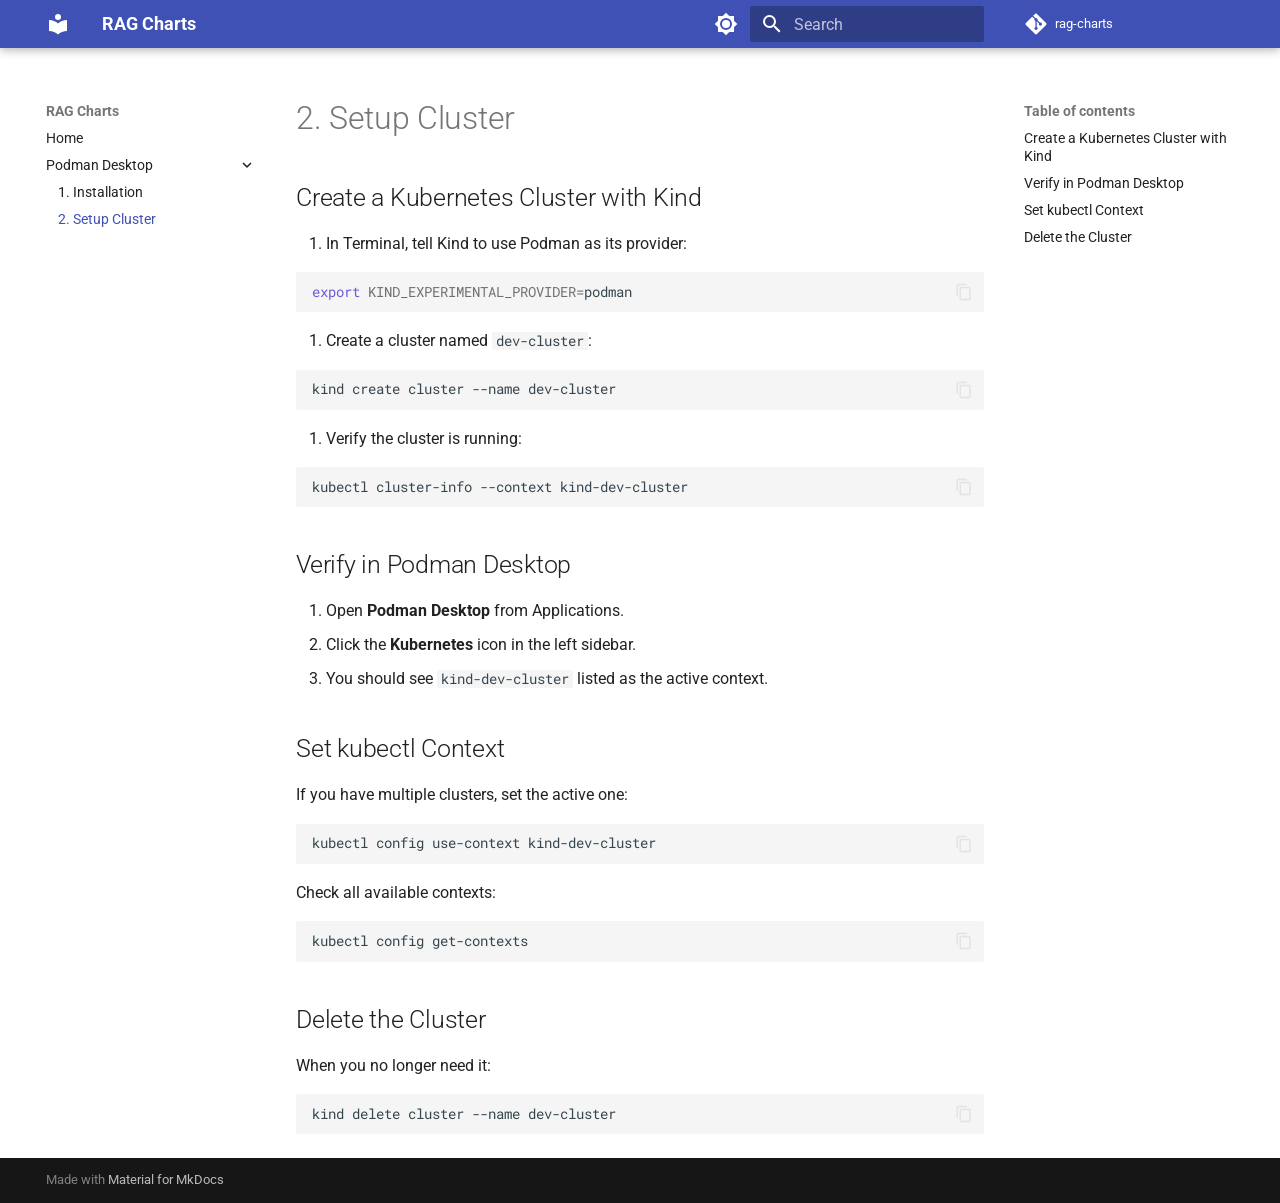
<file: podman-desktop/2-setup-cluster/index.html>
<!doctype html>
<html lang="en" class="no-js">
  <head>
    
      <meta charset="utf-8">
      <meta name="viewport" content="width=device-width,initial-scale=1">
      
      
      
      
        <link rel="prev" href="../1-installation/">
      
      
      
        
      
      
      <link rel="icon" href="../../assets/images/favicon.png">
      <meta name="generator" content="mkdocs-1.6.1, mkdocs-material-9.7.5">
    
    
      
        <title>2. Setup Cluster - RAG Charts</title>
      
    
    
      <link rel="stylesheet" href="../../assets/stylesheets/main.484c7ddc.min.css">
      
        
        <link rel="stylesheet" href="../../assets/stylesheets/palette.ab4e12ef.min.css">
      
      


    
    
      
    
    
      
        
        
        <link rel="preconnect" href="https://fonts.gstatic.com" crossorigin>
        <link rel="stylesheet" href="https://fonts.googleapis.com/css?family=Roboto:300,300i,400,400i,700,700i%7CRoboto+Mono:400,400i,700,700i&display=fallback">
        <style>:root{--md-text-font:"Roboto";--md-code-font:"Roboto Mono"}</style>
      
    
    
    <script>__md_scope=new URL("../..",location),__md_hash=e=>[...e].reduce(((e,_)=>(e<<5)-e+_.charCodeAt(0)),0),__md_get=(e,_=localStorage,t=__md_scope)=>JSON.parse(_.getItem(t.pathname+"."+e)),__md_set=(e,_,t=localStorage,a=__md_scope)=>{try{t.setItem(a.pathname+"."+e,JSON.stringify(_))}catch(e){}}</script>
    
      

    
    
  </head>
  
  
    
    
      
    
    
    
    
    <body dir="ltr" data-md-color-scheme="default" data-md-color-primary="indigo" data-md-color-accent="indigo">
  
    
    <input class="md-toggle" data-md-toggle="drawer" type="checkbox" id="__drawer" autocomplete="off">
    <input class="md-toggle" data-md-toggle="search" type="checkbox" id="__search" autocomplete="off">
    <label class="md-overlay" for="__drawer"></label>
    <div data-md-component="skip">
      
        
        <a href="#2-setup-cluster" class="md-skip">
          Skip to content
        </a>
      
    </div>
    <div data-md-component="announce">
      
    </div>
    
    
      

  

<header class="md-header md-header--shadow" data-md-component="header">
  <nav class="md-header__inner md-grid" aria-label="Header">
    <a href="../.." title="RAG Charts" class="md-header__button md-logo" aria-label="RAG Charts" data-md-component="logo">
      
  
  <svg xmlns="http://www.w3.org/2000/svg" viewBox="0 0 24 24"><path d="M12 8a3 3 0 0 0 3-3 3 3 0 0 0-3-3 3 3 0 0 0-3 3 3 3 0 0 0 3 3m0 3.54C9.64 9.35 6.5 8 3 8v11c3.5 0 6.64 1.35 9 3.54 2.36-2.19 5.5-3.54 9-3.54V8c-3.5 0-6.64 1.35-9 3.54"/></svg>

    </a>
    <label class="md-header__button md-icon" for="__drawer">
      
      <svg xmlns="http://www.w3.org/2000/svg" viewBox="0 0 24 24"><path d="M3 6h18v2H3zm0 5h18v2H3zm0 5h18v2H3z"/></svg>
    </label>
    <div class="md-header__title" data-md-component="header-title">
      <div class="md-header__ellipsis">
        <div class="md-header__topic">
          <span class="md-ellipsis">
            RAG Charts
          </span>
        </div>
        <div class="md-header__topic" data-md-component="header-topic">
          <span class="md-ellipsis">
            
              2. Setup Cluster
            
          </span>
        </div>
      </div>
    </div>
    
      
        <form class="md-header__option" data-md-component="palette">
  
    
    
    
    <input class="md-option" data-md-color-media="" data-md-color-scheme="default" data-md-color-primary="indigo" data-md-color-accent="indigo"  aria-label="Switch to dark mode"  type="radio" name="__palette" id="__palette_0">
    
      <label class="md-header__button md-icon" title="Switch to dark mode" for="__palette_1" hidden>
        <svg xmlns="http://www.w3.org/2000/svg" viewBox="0 0 24 24"><path d="M12 8a4 4 0 0 0-4 4 4 4 0 0 0 4 4 4 4 0 0 0 4-4 4 4 0 0 0-4-4m0 10a6 6 0 0 1-6-6 6 6 0 0 1 6-6 6 6 0 0 1 6 6 6 6 0 0 1-6 6m8-9.31V4h-4.69L12 .69 8.69 4H4v4.69L.69 12 4 15.31V20h4.69L12 23.31 15.31 20H20v-4.69L23.31 12z"/></svg>
      </label>
    
  
    
    
    
    <input class="md-option" data-md-color-media="" data-md-color-scheme="slate" data-md-color-primary="indigo" data-md-color-accent="indigo"  aria-label="Switch to light mode"  type="radio" name="__palette" id="__palette_1">
    
      <label class="md-header__button md-icon" title="Switch to light mode" for="__palette_0" hidden>
        <svg xmlns="http://www.w3.org/2000/svg" viewBox="0 0 24 24"><path d="M12 18c-.89 0-1.74-.2-2.5-.55C11.56 16.5 13 14.42 13 12s-1.44-4.5-3.5-5.45C10.26 6.2 11.11 6 12 6a6 6 0 0 1 6 6 6 6 0 0 1-6 6m8-9.31V4h-4.69L12 .69 8.69 4H4v4.69L.69 12 4 15.31V20h4.69L12 23.31 15.31 20H20v-4.69L23.31 12z"/></svg>
      </label>
    
  
</form>
      
    
    
      <script>var palette=__md_get("__palette");if(palette&&palette.color){if("(prefers-color-scheme)"===palette.color.media){var media=matchMedia("(prefers-color-scheme: light)"),input=document.querySelector(media.matches?"[data-md-color-media='(prefers-color-scheme: light)']":"[data-md-color-media='(prefers-color-scheme: dark)']");palette.color.media=input.getAttribute("data-md-color-media"),palette.color.scheme=input.getAttribute("data-md-color-scheme"),palette.color.primary=input.getAttribute("data-md-color-primary"),palette.color.accent=input.getAttribute("data-md-color-accent")}for(var[key,value]of Object.entries(palette.color))document.body.setAttribute("data-md-color-"+key,value)}</script>
    
    
    
      
      
        <label class="md-header__button md-icon" for="__search">
          
          <svg xmlns="http://www.w3.org/2000/svg" viewBox="0 0 24 24"><path d="M9.5 3A6.5 6.5 0 0 1 16 9.5c0 1.61-.59 3.09-1.56 4.23l.27.27h.79l5 5-1.5 1.5-5-5v-.79l-.27-.27A6.52 6.52 0 0 1 9.5 16 6.5 6.5 0 0 1 3 9.5 6.5 6.5 0 0 1 9.5 3m0 2C7 5 5 7 5 9.5S7 14 9.5 14 14 12 14 9.5 12 5 9.5 5"/></svg>
        </label>
        <div class="md-search" data-md-component="search" role="dialog">
  <label class="md-search__overlay" for="__search"></label>
  <div class="md-search__inner" role="search">
    <form class="md-search__form" name="search">
      <input type="text" class="md-search__input" name="query" aria-label="Search" placeholder="Search" autocapitalize="off" autocorrect="off" autocomplete="off" spellcheck="false" data-md-component="search-query" required>
      <label class="md-search__icon md-icon" for="__search">
        
        <svg xmlns="http://www.w3.org/2000/svg" viewBox="0 0 24 24"><path d="M9.5 3A6.5 6.5 0 0 1 16 9.5c0 1.61-.59 3.09-1.56 4.23l.27.27h.79l5 5-1.5 1.5-5-5v-.79l-.27-.27A6.52 6.52 0 0 1 9.5 16 6.5 6.5 0 0 1 3 9.5 6.5 6.5 0 0 1 9.5 3m0 2C7 5 5 7 5 9.5S7 14 9.5 14 14 12 14 9.5 12 5 9.5 5"/></svg>
        
        <svg xmlns="http://www.w3.org/2000/svg" viewBox="0 0 24 24"><path d="M20 11v2H8l5.5 5.5-1.42 1.42L4.16 12l7.92-7.92L13.5 5.5 8 11z"/></svg>
      </label>
      <nav class="md-search__options" aria-label="Search">
        
        <button type="reset" class="md-search__icon md-icon" title="Clear" aria-label="Clear" tabindex="-1">
          
          <svg xmlns="http://www.w3.org/2000/svg" viewBox="0 0 24 24"><path d="M19 6.41 17.59 5 12 10.59 6.41 5 5 6.41 10.59 12 5 17.59 6.41 19 12 13.41 17.59 19 19 17.59 13.41 12z"/></svg>
        </button>
      </nav>
      
    </form>
    <div class="md-search__output">
      <div class="md-search__scrollwrap" tabindex="0" data-md-scrollfix>
        <div class="md-search-result" data-md-component="search-result">
          <div class="md-search-result__meta">
            Initializing search
          </div>
          <ol class="md-search-result__list" role="presentation"></ol>
        </div>
      </div>
    </div>
  </div>
</div>
      
    
    
      <div class="md-header__source">
        <a href="https://github.com/kbhatiya999/rag-charts" title="Go to repository" class="md-source" data-md-component="source">
  <div class="md-source__icon md-icon">
    
    <svg xmlns="http://www.w3.org/2000/svg" viewBox="0 0 448 512"><!--! Font Awesome Free 7.1.0 by @fontawesome - https://fontawesome.com License - https://fontawesome.com/license/free (Icons: CC BY 4.0, Fonts: SIL OFL 1.1, Code: MIT License) Copyright 2025 Fonticons, Inc.--><path d="M439.6 236.1 244 40.5c-5.4-5.5-12.8-8.5-20.4-8.5s-15 3-20.4 8.4L162.5 81l51.5 51.5c27.1-9.1 52.7 16.8 43.4 43.7l49.7 49.7c34.2-11.8 61.2 31 35.5 56.7-26.5 26.5-70.2-2.9-56-37.3L240.3 199v121.9c25.3 12.5 22.3 41.8 9.1 55-6.4 6.4-15.2 10.1-24.3 10.1s-17.8-3.6-24.3-10.1c-17.6-17.6-11.1-46.9 11.2-56v-123c-20.8-8.5-24.6-30.7-18.6-45L142.6 101 8.5 235.1C3 240.6 0 247.9 0 255.5s3 15 8.5 20.4l195.6 195.7c5.4 5.4 12.7 8.4 20.4 8.4s15-3 20.4-8.4l194.7-194.7c5.4-5.4 8.4-12.8 8.4-20.4s-3-15-8.4-20.4"/></svg>
  </div>
  <div class="md-source__repository">
    rag-charts
  </div>
</a>
      </div>
    
  </nav>
  
</header>
    
    <div class="md-container" data-md-component="container">
      
      
        
          
        
      
      <main class="md-main" data-md-component="main">
        <div class="md-main__inner md-grid">
          
            
              
              <div class="md-sidebar md-sidebar--primary" data-md-component="sidebar" data-md-type="navigation" >
                <div class="md-sidebar__scrollwrap">
                  <div class="md-sidebar__inner">
                    



<nav class="md-nav md-nav--primary" aria-label="Navigation" data-md-level="0">
  <label class="md-nav__title" for="__drawer">
    <a href="../.." title="RAG Charts" class="md-nav__button md-logo" aria-label="RAG Charts" data-md-component="logo">
      
  
  <svg xmlns="http://www.w3.org/2000/svg" viewBox="0 0 24 24"><path d="M12 8a3 3 0 0 0 3-3 3 3 0 0 0-3-3 3 3 0 0 0-3 3 3 3 0 0 0 3 3m0 3.54C9.64 9.35 6.5 8 3 8v11c3.5 0 6.64 1.35 9 3.54 2.36-2.19 5.5-3.54 9-3.54V8c-3.5 0-6.64 1.35-9 3.54"/></svg>

    </a>
    RAG Charts
  </label>
  
    <div class="md-nav__source">
      <a href="https://github.com/kbhatiya999/rag-charts" title="Go to repository" class="md-source" data-md-component="source">
  <div class="md-source__icon md-icon">
    
    <svg xmlns="http://www.w3.org/2000/svg" viewBox="0 0 448 512"><!--! Font Awesome Free 7.1.0 by @fontawesome - https://fontawesome.com License - https://fontawesome.com/license/free (Icons: CC BY 4.0, Fonts: SIL OFL 1.1, Code: MIT License) Copyright 2025 Fonticons, Inc.--><path d="M439.6 236.1 244 40.5c-5.4-5.5-12.8-8.5-20.4-8.5s-15 3-20.4 8.4L162.5 81l51.5 51.5c27.1-9.1 52.7 16.8 43.4 43.7l49.7 49.7c34.2-11.8 61.2 31 35.5 56.7-26.5 26.5-70.2-2.9-56-37.3L240.3 199v121.9c25.3 12.5 22.3 41.8 9.1 55-6.4 6.4-15.2 10.1-24.3 10.1s-17.8-3.6-24.3-10.1c-17.6-17.6-11.1-46.9 11.2-56v-123c-20.8-8.5-24.6-30.7-18.6-45L142.6 101 8.5 235.1C3 240.6 0 247.9 0 255.5s3 15 8.5 20.4l195.6 195.7c5.4 5.4 12.7 8.4 20.4 8.4s15-3 20.4-8.4l194.7-194.7c5.4-5.4 8.4-12.8 8.4-20.4s-3-15-8.4-20.4"/></svg>
  </div>
  <div class="md-source__repository">
    rag-charts
  </div>
</a>
    </div>
  
  <ul class="md-nav__list" data-md-scrollfix>
    
      
      
  
  
  
  
    <li class="md-nav__item">
      <a href="../.." class="md-nav__link">
        
  
  
  <span class="md-ellipsis">
    
  
    Home
  

    
  </span>
  
  

      </a>
    </li>
  

    
      
      
  
  
    
  
  
  
    
    
    
    
    
    <li class="md-nav__item md-nav__item--active md-nav__item--nested">
      
        
        
        <input class="md-nav__toggle md-toggle " type="checkbox" id="__nav_2" checked>
        
          
          <label class="md-nav__link" for="__nav_2" id="__nav_2_label" tabindex="0">
            
  
  
  <span class="md-ellipsis">
    
  
    Podman Desktop
  

    
  </span>
  
  

            <span class="md-nav__icon md-icon"></span>
          </label>
        
        <nav class="md-nav" data-md-level="1" aria-labelledby="__nav_2_label" aria-expanded="true">
          <label class="md-nav__title" for="__nav_2">
            <span class="md-nav__icon md-icon"></span>
            
  
    Podman Desktop
  

          </label>
          <ul class="md-nav__list" data-md-scrollfix>
            
              
                
  
  
  
  
    <li class="md-nav__item">
      <a href="../1-installation/" class="md-nav__link">
        
  
  
  <span class="md-ellipsis">
    
  
    1. Installation
  

    
  </span>
  
  

      </a>
    </li>
  

              
            
              
                
  
  
    
  
  
  
    <li class="md-nav__item md-nav__item--active">
      
      <input class="md-nav__toggle md-toggle" type="checkbox" id="__toc">
      
      
        
      
      
        <label class="md-nav__link md-nav__link--active" for="__toc">
          
  
  
  <span class="md-ellipsis">
    
  
    2. Setup Cluster
  

    
  </span>
  
  

          <span class="md-nav__icon md-icon"></span>
        </label>
      
      <a href="./" class="md-nav__link md-nav__link--active">
        
  
  
  <span class="md-ellipsis">
    
  
    2. Setup Cluster
  

    
  </span>
  
  

      </a>
      
        

<nav class="md-nav md-nav--secondary" aria-label="Table of contents">
  
  
  
    
  
  
    <label class="md-nav__title" for="__toc">
      <span class="md-nav__icon md-icon"></span>
      Table of contents
    </label>
    <ul class="md-nav__list" data-md-component="toc" data-md-scrollfix>
      
        <li class="md-nav__item">
  <a href="#create-a-kubernetes-cluster-with-kind" class="md-nav__link">
    <span class="md-ellipsis">
      
        Create a Kubernetes Cluster with Kind
      
    </span>
  </a>
  
</li>
      
        <li class="md-nav__item">
  <a href="#verify-in-podman-desktop" class="md-nav__link">
    <span class="md-ellipsis">
      
        Verify in Podman Desktop
      
    </span>
  </a>
  
</li>
      
        <li class="md-nav__item">
  <a href="#set-kubectl-context" class="md-nav__link">
    <span class="md-ellipsis">
      
        Set kubectl Context
      
    </span>
  </a>
  
</li>
      
        <li class="md-nav__item">
  <a href="#delete-the-cluster" class="md-nav__link">
    <span class="md-ellipsis">
      
        Delete the Cluster
      
    </span>
  </a>
  
</li>
      
    </ul>
  
</nav>
      
    </li>
  

              
            
          </ul>
        </nav>
      
    </li>
  

    
  </ul>
</nav>
                  </div>
                </div>
              </div>
            
            
              
              <div class="md-sidebar md-sidebar--secondary" data-md-component="sidebar" data-md-type="toc" >
                <div class="md-sidebar__scrollwrap">
                  <div class="md-sidebar__inner">
                    

<nav class="md-nav md-nav--secondary" aria-label="Table of contents">
  
  
  
    
  
  
    <label class="md-nav__title" for="__toc">
      <span class="md-nav__icon md-icon"></span>
      Table of contents
    </label>
    <ul class="md-nav__list" data-md-component="toc" data-md-scrollfix>
      
        <li class="md-nav__item">
  <a href="#create-a-kubernetes-cluster-with-kind" class="md-nav__link">
    <span class="md-ellipsis">
      
        Create a Kubernetes Cluster with Kind
      
    </span>
  </a>
  
</li>
      
        <li class="md-nav__item">
  <a href="#verify-in-podman-desktop" class="md-nav__link">
    <span class="md-ellipsis">
      
        Verify in Podman Desktop
      
    </span>
  </a>
  
</li>
      
        <li class="md-nav__item">
  <a href="#set-kubectl-context" class="md-nav__link">
    <span class="md-ellipsis">
      
        Set kubectl Context
      
    </span>
  </a>
  
</li>
      
        <li class="md-nav__item">
  <a href="#delete-the-cluster" class="md-nav__link">
    <span class="md-ellipsis">
      
        Delete the Cluster
      
    </span>
  </a>
  
</li>
      
    </ul>
  
</nav>
                  </div>
                </div>
              </div>
            
          
          
            <div class="md-content" data-md-component="content">
              
              <article class="md-content__inner md-typeset">
                
                  


  
  


<h1 id="2-setup-cluster">2. Setup Cluster</h1>
<h2 id="create-a-kubernetes-cluster-with-kind">Create a Kubernetes Cluster with Kind</h2>
<ol>
<li>In Terminal, tell Kind to use Podman as its provider:</li>
</ol>
<div class="highlight"><pre><span></span><code><a id="__codelineno-0-1" name="__codelineno-0-1" href="#__codelineno-0-1"></a><span class="nb">export</span><span class="w"> </span><span class="nv">KIND_EXPERIMENTAL_PROVIDER</span><span class="o">=</span>podman
</code></pre></div>
<ol>
<li>Create a cluster named <code>dev-cluster</code>:</li>
</ol>
<div class="highlight"><pre><span></span><code><a id="__codelineno-1-1" name="__codelineno-1-1" href="#__codelineno-1-1"></a>kind<span class="w"> </span>create<span class="w"> </span>cluster<span class="w"> </span>--name<span class="w"> </span>dev-cluster
</code></pre></div>
<ol>
<li>Verify the cluster is running:</li>
</ol>
<div class="highlight"><pre><span></span><code><a id="__codelineno-2-1" name="__codelineno-2-1" href="#__codelineno-2-1"></a>kubectl<span class="w"> </span>cluster-info<span class="w"> </span>--context<span class="w"> </span>kind-dev-cluster
</code></pre></div>
<h2 id="verify-in-podman-desktop">Verify in Podman Desktop</h2>
<ol>
<li>Open <strong>Podman Desktop</strong> from Applications.</li>
<li>Click the <strong>Kubernetes</strong> icon in the left sidebar.</li>
<li>You should see <code>kind-dev-cluster</code> listed as the active context.</li>
</ol>
<h2 id="set-kubectl-context">Set kubectl Context</h2>
<p>If you have multiple clusters, set the active one:</p>
<div class="highlight"><pre><span></span><code><a id="__codelineno-3-1" name="__codelineno-3-1" href="#__codelineno-3-1"></a>kubectl<span class="w"> </span>config<span class="w"> </span>use-context<span class="w"> </span>kind-dev-cluster
</code></pre></div>
<p>Check all available contexts:</p>
<div class="highlight"><pre><span></span><code><a id="__codelineno-4-1" name="__codelineno-4-1" href="#__codelineno-4-1"></a>kubectl<span class="w"> </span>config<span class="w"> </span>get-contexts
</code></pre></div>
<h2 id="delete-the-cluster">Delete the Cluster</h2>
<p>When you no longer need it:</p>
<div class="highlight"><pre><span></span><code><a id="__codelineno-5-1" name="__codelineno-5-1" href="#__codelineno-5-1"></a>kind<span class="w"> </span>delete<span class="w"> </span>cluster<span class="w"> </span>--name<span class="w"> </span>dev-cluster
</code></pre></div>












                
              </article>
            </div>
          
          
<script>var target=document.getElementById(location.hash.slice(1));target&&target.name&&(target.checked=target.name.startsWith("__tabbed_"))</script>
        </div>
        
      </main>
      
        <footer class="md-footer">
  
  <div class="md-footer-meta md-typeset">
    <div class="md-footer-meta__inner md-grid">
      <div class="md-copyright">
  
  
    Made with
    <a href="https://squidfunk.github.io/mkdocs-material/" target="_blank" rel="noopener">
      Material for MkDocs
    </a>
  
</div>
      
    </div>
  </div>
</footer>
      
    </div>
    <div class="md-dialog" data-md-component="dialog">
      <div class="md-dialog__inner md-typeset"></div>
    </div>
    
    
    
      
      
      <script id="__config" type="application/json">{"annotate": null, "base": "../..", "features": ["content.code.copy"], "search": "../../assets/javascripts/workers/search.2c215733.min.js", "tags": null, "translations": {"clipboard.copied": "Copied to clipboard", "clipboard.copy": "Copy to clipboard", "search.result.more.one": "1 more on this page", "search.result.more.other": "# more on this page", "search.result.none": "No matching documents", "search.result.one": "1 matching document", "search.result.other": "# matching documents", "search.result.placeholder": "Type to start searching", "search.result.term.missing": "Missing", "select.version": "Select version"}, "version": null}</script>
    
    
      <script src="../../assets/javascripts/bundle.79ae519e.min.js"></script>
      
    
  </body>
</html>
</file>
<file: stylesheets/extra.css>
[data-md-color-scheme="default"] {
  --md-default-bg-color: #f0ecfa;
  --md-default-fg-color: #1e1e2e;
  --md-code-bg-color: #e4ddf5;
}
</file>
<file: assets/stylesheets/main.484c7ddc.min.css>
@charset "UTF-8";html{-webkit-text-size-adjust:none;-moz-text-size-adjust:none;text-size-adjust:none;box-sizing:border-box}*,:after,:before{box-sizing:inherit}@media (prefers-reduced-motion){*,:after,:before{transition:none!important}}body{margin:0}a,button,input,label{-webkit-tap-highlight-color:transparent}a{color:inherit;text-decoration:none}hr{border:0;box-sizing:initial;display:block;height:.05rem;overflow:visible;padding:0}small{font-size:80%}sub,sup{line-height:1em}img{border-style:none}table{border-collapse:initial;border-spacing:0}td,th{font-weight:400;vertical-align:top}button{background:#0000;border:0;font-family:inherit;font-size:inherit;margin:0;padding:0}input{border:0;outline:none}:root{--md-primary-fg-color:#4051b5;--md-primary-fg-color--light:#5d6cc0;--md-primary-fg-color--dark:#303fa1;--md-primary-bg-color:#fff;--md-primary-bg-color--light:#ffffffb3;--md-accent-fg-color:#526cfe;--md-accent-fg-color--transparent:#526cfe1a;--md-accent-bg-color:#fff;--md-accent-bg-color--light:#ffffffb3}[data-md-color-scheme=default]{color-scheme:light}[data-md-color-scheme=default] img[src$="#gh-dark-mode-only"],[data-md-color-scheme=default] img[src$="#only-dark"]{display:none}:root,[data-md-color-scheme=default]{--md-hue:225deg;--md-default-fg-color:#000000de;--md-default-fg-color--light:#0000008a;--md-default-fg-color--lighter:#00000052;--md-default-fg-color--lightest:#00000012;--md-default-bg-color:#fff;--md-default-bg-color--light:#ffffffb3;--md-default-bg-color--lighter:#ffffff4d;--md-default-bg-color--lightest:#ffffff1f;--md-code-fg-color:#36464e;--md-code-bg-color:#f5f5f5;--md-code-bg-color--light:#f5f5f5b3;--md-code-bg-color--lighter:#f5f5f54d;--md-code-hl-color:#4287ff;--md-code-hl-color--light:#4287ff1a;--md-code-hl-number-color:#d52a2a;--md-code-hl-special-color:#db1457;--md-code-hl-function-color:#a846b9;--md-code-hl-constant-color:#6e59d9;--md-code-hl-keyword-color:#3f6ec6;--md-code-hl-string-color:#1c7d4d;--md-code-hl-name-color:var(--md-code-fg-color);--md-code-hl-operator-color:var(--md-default-fg-color--light);--md-code-hl-punctuation-color:var(--md-default-fg-color--light);--md-code-hl-comment-color:var(--md-default-fg-color--light);--md-code-hl-generic-color:var(--md-default-fg-color--light);--md-code-hl-variable-color:var(--md-default-fg-color--light);--md-typeset-color:var(--md-default-fg-color);--md-typeset-a-color:var(--md-primary-fg-color);--md-typeset-del-color:#f5503d26;--md-typeset-ins-color:#0bd57026;--md-typeset-kbd-color:#fafafa;--md-typeset-kbd-accent-color:#fff;--md-typeset-kbd-border-color:#b8b8b8;--md-typeset-mark-color:#ffff0080;--md-typeset-table-color:#0000001f;--md-typeset-table-color--light:rgba(0,0,0,.035);--md-admonition-fg-color:var(--md-default-fg-color);--md-admonition-bg-color:var(--md-default-bg-color);--md-warning-fg-color:#000000de;--md-warning-bg-color:#ff9;--md-footer-fg-color:#fff;--md-footer-fg-color--light:#ffffffb3;--md-footer-fg-color--lighter:#ffffff73;--md-footer-bg-color:#000000de;--md-footer-bg-color--dark:#00000052;--md-shadow-z1:0 0.2rem 0.5rem #0000000d,0 0 0.05rem #0000001a;--md-shadow-z2:0 0.2rem 0.5rem #0000001a,0 0 0.05rem #00000040;--md-shadow-z3:0 0.2rem 0.5rem #0003,0 0 0.05rem #00000059}.md-icon svg{fill:currentcolor;display:block;height:1.2rem;width:1.2rem}body{-webkit-font-smoothing:antialiased;-moz-osx-font-smoothing:grayscale;--md-text-font-family:var(--md-text-font,_),-apple-system,BlinkMacSystemFont,Helvetica,Arial,sans-serif;--md-code-font-family:var(--md-code-font,_),SFMono-Regular,Consolas,Menlo,monospace}aside,body,input{font-feature-settings:"kern","liga";color:var(--md-typeset-color);font-family:var(--md-text-font-family)}code,kbd,pre{font-feature-settings:"kern";font-family:var(--md-code-font-family)}:root{--md-typeset-table-sort-icon:url('data:image/svg+xml;charset=utf-8,<svg xmlns="http://www.w3.org/2000/svg" viewBox="0 0 24 24"><path d="m18 21-4-4h3V7h-3l4-4 4 4h-3v10h3M2 19v-2h10v2M2 13v-2h7v2M2 7V5h4v2z"/></svg>');--md-typeset-table-sort-icon--asc:url('data:image/svg+xml;charset=utf-8,<svg xmlns="http://www.w3.org/2000/svg" viewBox="0 0 24 24"><path d="M19 17h3l-4 4-4-4h3V3h2M2 17h10v2H2M6 5v2H2V5m0 6h7v2H2z"/></svg>');--md-typeset-table-sort-icon--desc:url('data:image/svg+xml;charset=utf-8,<svg xmlns="http://www.w3.org/2000/svg" viewBox="0 0 24 24"><path d="M19 7h3l-4-4-4 4h3v14h2M2 17h10v2H2M6 5v2H2V5m0 6h7v2H2z"/></svg>')}.md-typeset{-webkit-print-color-adjust:exact;color-adjust:exact;font-size:.8rem;line-height:1.6;overflow-wrap:break-word}@media print{.md-typeset{font-size:.68rem}}.md-typeset blockquote,.md-typeset dl,.md-typeset figure,.md-typeset ol,.md-typeset pre,.md-typeset ul{margin-bottom:1em;margin-top:1em}.md-typeset h1{color:var(--md-default-fg-color--light);font-size:2em;line-height:1.3;margin:0 0 1.25em}.md-typeset h1,.md-typeset h2{font-weight:300;letter-spacing:-.01em}.md-typeset h2{font-size:1.5625em;line-height:1.4;margin:1.6em 0 .64em}.md-typeset h3{font-size:1.25em;font-weight:400;letter-spacing:-.01em;line-height:1.5;margin:1.6em 0 .8em}.md-typeset h2+h3{margin-top:.8em}.md-typeset h4{font-weight:700;letter-spacing:-.01em;margin:1em 0}.md-typeset h5,.md-typeset h6{color:var(--md-default-fg-color--light);font-size:.8em;font-weight:700;letter-spacing:-.01em;margin:1.25em 0}.md-typeset h5{text-transform:uppercase}.md-typeset h5 code{text-transform:none}.md-typeset hr{border-bottom:.05rem solid var(--md-default-fg-color--lightest);display:flow-root;margin:1.5em 0}.md-typeset a{color:var(--md-typeset-a-color);word-break:break-word}.md-typeset a,.md-typeset a:before{transition:color 125ms}.md-typeset a:focus,.md-typeset a:hover{color:var(--md-accent-fg-color)}.md-typeset a:focus code,.md-typeset a:hover code{background-color:var(--md-accent-fg-color--transparent);color:var(--md-accent-fg-color)}.md-typeset a code{color:var(--md-typeset-a-color)}.md-typeset a.focus-visible{outline-color:var(--md-accent-fg-color);outline-offset:.2rem}.md-typeset code,.md-typeset kbd,.md-typeset pre{color:var(--md-code-fg-color);direction:ltr;font-variant-ligatures:none;transition:background-color 125ms}@media print{.md-typeset code,.md-typeset kbd,.md-typeset pre{white-space:pre-wrap}}.md-typeset code{background-color:var(--md-code-bg-color);border-radius:.1rem;-webkit-box-decoration-break:clone;box-decoration-break:clone;font-size:.85em;padding:0 .2941176471em;transition:color 125ms,background-color 125ms;word-break:break-word}.md-typeset code:not(.focus-visible){-webkit-tap-highlight-color:transparent;outline:none}.md-typeset pre{display:flow-root;line-height:1.4;position:relative}.md-typeset pre>code{-webkit-box-decoration-break:slice;box-decoration-break:slice;box-shadow:none;display:block;margin:0;outline-color:var(--md-accent-fg-color);overflow:auto;padding:.7720588235em 1.1764705882em;scrollbar-color:var(--md-default-fg-color--lighter) #0000;scrollbar-width:thin;touch-action:auto;word-break:normal}.md-typeset pre>code:hover{scrollbar-color:var(--md-accent-fg-color) #0000}.md-typeset pre>code::-webkit-scrollbar{height:.2rem;width:.2rem}.md-typeset pre>code::-webkit-scrollbar-thumb{background-color:var(--md-default-fg-color--lighter)}.md-typeset pre>code::-webkit-scrollbar-thumb:hover{background-color:var(--md-accent-fg-color)}.md-typeset kbd{background-color:var(--md-typeset-kbd-color);border-radius:.1rem;box-shadow:0 .1rem 0 .05rem var(--md-typeset-kbd-border-color),0 .1rem 0 var(--md-typeset-kbd-border-color),0 -.1rem .2rem var(--md-typeset-kbd-accent-color) inset;color:var(--md-default-fg-color);display:inline-block;font-size:.75em;padding:0 .6666666667em;vertical-align:text-top;word-break:break-word}.md-typeset mark{background-color:var(--md-typeset-mark-color);-webkit-box-decoration-break:clone;box-decoration-break:clone;color:inherit;word-break:break-word}.md-typeset abbr{cursor:help;text-decoration:none}.md-typeset [data-preview],.md-typeset abbr{border-bottom:.05rem dotted var(--md-default-fg-color--light)}.md-typeset small{opacity:.75}[dir=ltr] .md-typeset sub,[dir=ltr] .md-typeset sup{margin-left:.078125em}[dir=rtl] .md-typeset sub,[dir=rtl] .md-typeset sup{margin-right:.078125em}[dir=ltr] .md-typeset blockquote{padding-left:.6rem}[dir=rtl] .md-typeset blockquote{padding-right:.6rem}[dir=ltr] .md-typeset blockquote{border-left:.2rem solid var(--md-default-fg-color--lighter)}[dir=rtl] .md-typeset blockquote{border-right:.2rem solid var(--md-default-fg-color--lighter)}.md-typeset blockquote{color:var(--md-default-fg-color--light);margin-left:0;margin-right:0}.md-typeset ul{list-style-type:disc}.md-typeset ul[type]{list-style-type:revert-layer}[dir=ltr] .md-typeset ol,[dir=ltr] .md-typeset ul{margin-left:.625em}[dir=rtl] .md-typeset ol,[dir=rtl] .md-typeset ul{margin-right:.625em}.md-typeset ol,.md-typeset ul{padding:0}.md-typeset ol:not([hidden]),.md-typeset ul:not([hidden]){display:flow-root}.md-typeset ol ol,.md-typeset ul ol{list-style-type:lower-alpha}.md-typeset ol ol ol,.md-typeset ul ol ol{list-style-type:lower-roman}.md-typeset ol ol ol ol,.md-typeset ul ol ol ol{list-style-type:upper-alpha}.md-typeset ol ol ol ol ol,.md-typeset ul ol ol ol ol{list-style-type:upper-roman}.md-typeset ol[type],.md-typeset ul[type]{list-style-type:revert-layer}[dir=ltr] .md-typeset ol li,[dir=ltr] .md-typeset ul li{margin-left:1.25em}[dir=rtl] .md-typeset ol li,[dir=rtl] .md-typeset ul li{margin-right:1.25em}.md-typeset ol li,.md-typeset ul li{margin-bottom:.5em}.md-typeset ol li blockquote,.md-typeset ol li p,.md-typeset ul li blockquote,.md-typeset ul li p{margin:.5em 0}.md-typeset ol li:last-child,.md-typeset ul li:last-child{margin-bottom:0}[dir=ltr] .md-typeset ol li ol,[dir=ltr] .md-typeset ol li ul,[dir=ltr] .md-typeset ul li ol,[dir=ltr] .md-typeset ul li ul{margin-left:.625em}[dir=rtl] .md-typeset ol li ol,[dir=rtl] .md-typeset ol li ul,[dir=rtl] .md-typeset ul li ol,[dir=rtl] .md-typeset ul li ul{margin-right:.625em}.md-typeset ol li ol,.md-typeset ol li ul,.md-typeset ul li ol,.md-typeset ul li ul{margin-bottom:.5em;margin-top:.5em}[dir=ltr] .md-typeset dd{margin-left:1.875em}[dir=rtl] .md-typeset dd{margin-right:1.875em}.md-typeset dd{margin-bottom:1.5em;margin-top:1em}.md-typeset img,.md-typeset svg,.md-typeset video{height:auto;max-width:100%}.md-typeset img[align=left]{margin:1em 1em 1em 0}.md-typeset img[align=right]{margin:1em 0 1em 1em}.md-typeset img[align]:only-child{margin-top:0}.md-typeset figure{display:flow-root;margin:1em auto;max-width:100%;text-align:center;width:fit-content}.md-typeset figure img{display:block;margin:0 auto}.md-typeset figcaption{font-style:italic;margin:1em auto;max-width:24rem}.md-typeset iframe{max-width:100%}.md-typeset table:not([class]){background-color:var(--md-default-bg-color);border:.05rem solid var(--md-typeset-table-color);border-radius:.1rem;display:inline-block;font-size:.64rem;max-width:100%;overflow:auto;touch-action:auto}@media print{.md-typeset table:not([class]){display:table}}.md-typeset table:not([class])+*{margin-top:1.5em}.md-typeset table:not([class]) td>:first-child,.md-typeset table:not([class]) th>:first-child{margin-top:0}.md-typeset table:not([class]) td>:last-child,.md-typeset table:not([class]) th>:last-child{margin-bottom:0}.md-typeset table:not([class]) td:not([align]),.md-typeset table:not([class]) th:not([align]){text-align:left}[dir=rtl] .md-typeset table:not([class]) td:not([align]),[dir=rtl] .md-typeset table:not([class]) th:not([align]){text-align:right}.md-typeset table:not([class]) th{font-weight:700;min-width:5rem;padding:.9375em 1.25em;vertical-align:top}.md-typeset table:not([class]) td{border-top:.05rem solid var(--md-typeset-table-color);padding:.9375em 1.25em;vertical-align:top}.md-typeset table:not([class]) tbody tr{transition:background-color 125ms}.md-typeset table:not([class]) tbody tr:hover{background-color:var(--md-typeset-table-color--light);box-shadow:0 .05rem 0 var(--md-default-bg-color) inset}.md-typeset table:not([class]) a{word-break:normal}.md-typeset table th[role=columnheader]{cursor:pointer}[dir=ltr] .md-typeset table th[role=columnheader]:after{margin-left:.5em}[dir=rtl] .md-typeset table th[role=columnheader]:after{margin-right:.5em}.md-typeset table th[role=columnheader]:after{content:"";display:inline-block;height:1.2em;-webkit-mask-image:var(--md-typeset-table-sort-icon);mask-image:var(--md-typeset-table-sort-icon);-webkit-mask-repeat:no-repeat;mask-repeat:no-repeat;-webkit-mask-size:contain;mask-size:contain;transition:background-color 125ms;vertical-align:text-bottom;width:1.2em}.md-typeset table th[role=columnheader]:hover:after{background-color:var(--md-default-fg-color--lighter)}.md-typeset table th[role=columnheader][aria-sort=ascending]:after{background-color:var(--md-default-fg-color--light);-webkit-mask-image:var(--md-typeset-table-sort-icon--asc);mask-image:var(--md-typeset-table-sort-icon--asc)}.md-typeset table th[role=columnheader][aria-sort=descending]:after{background-color:var(--md-default-fg-color--light);-webkit-mask-image:var(--md-typeset-table-sort-icon--desc);mask-image:var(--md-typeset-table-sort-icon--desc)}.md-typeset__scrollwrap{margin:1em -.8rem;overflow-x:auto;touch-action:auto}.md-typeset__table{display:inline-block;margin-bottom:.5em;padding:0 .8rem}@media print{.md-typeset__table{display:block}}html .md-typeset__table table{display:table;margin:0;overflow:hidden;width:100%}@media screen and (max-width:44.984375em){.md-content__inner>pre{margin:1em -.8rem}.md-content__inner>pre code{border-radius:0}}.md-typeset .md-author{border-radius:100%;display:block;flex-shrink:0;height:1.6rem;overflow:hidden;position:relative;transition:color 125ms,transform 125ms;width:1.6rem}.md-typeset .md-author img{display:block}.md-typeset .md-author--more{background:var(--md-default-fg-color--lightest);color:var(--md-default-fg-color--lighter);font-size:.6rem;font-weight:700;line-height:1.6rem;text-align:center}.md-typeset .md-author--long{height:2.4rem;width:2.4rem}.md-typeset a.md-author{transform:scale(1)}.md-typeset a.md-author img{border-radius:100%;filter:grayscale(100%) opacity(75%);transition:filter 125ms}.md-typeset a.md-author:focus,.md-typeset a.md-author:hover{transform:scale(1.1);z-index:1}.md-typeset a.md-author:focus img,.md-typeset a.md-author:hover img{filter:grayscale(0)}.md-banner{background-color:var(--md-footer-bg-color);color:var(--md-footer-fg-color);overflow:auto}@media print{.md-banner{display:none}}.md-banner--warning{background-color:var(--md-warning-bg-color);color:var(--md-warning-fg-color)}.md-banner__inner{font-size:.7rem;margin:.6rem auto;padding:0 .8rem}[dir=ltr] .md-banner__button{float:right}[dir=rtl] .md-banner__button{float:left}.md-banner__button{color:inherit;cursor:pointer;transition:opacity .25s}.no-js .md-banner__button{display:none}.md-banner__button:hover{opacity:.7}html{font-size:125%;height:100%;overflow-x:hidden}@media screen and (min-width:100em){html{font-size:137.5%}}@media screen and (min-width:125em){html{font-size:150%}}body{background-color:var(--md-default-bg-color);display:flex;flex-direction:column;font-size:.5rem;min-height:100%;position:relative;width:100%}@media print{body{display:block}}@media screen and (max-width:59.984375em){body[data-md-scrolllock]{position:fixed}}.md-grid{margin-left:auto;margin-right:auto;max-width:61rem}.md-container{display:flex;flex-direction:column;flex-grow:1}@media print{.md-container{display:block}}.md-main{flex-grow:1}.md-main__inner{display:flex;height:100%;margin-top:1.5rem}.md-ellipsis{overflow:hidden;text-overflow:ellipsis}.md-toggle{display:none}.md-option{height:0;opacity:0;position:absolute;width:0}.md-option:checked+label:not([hidden]){display:block}.md-option.focus-visible+label{outline-color:var(--md-accent-fg-color);outline-style:auto}.md-skip{background-color:var(--md-default-fg-color);border-radius:.1rem;color:var(--md-default-bg-color);font-size:.64rem;margin:.5rem;opacity:0;outline-color:var(--md-accent-fg-color);padding:.3rem .5rem;position:fixed;transform:translateY(.4rem);z-index:-1}.md-skip:focus{opacity:1;transform:translateY(0);transition:transform .25s cubic-bezier(.4,0,.2,1),opacity 175ms 75ms;z-index:10}@page{margin:25mm}:root{--md-clipboard-icon:url('data:image/svg+xml;charset=utf-8,<svg xmlns="http://www.w3.org/2000/svg" viewBox="0 0 24 24"><path d="M19 21H8V7h11m0-2H8a2 2 0 0 0-2 2v14a2 2 0 0 0 2 2h11a2 2 0 0 0 2-2V7a2 2 0 0 0-2-2m-3-4H4a2 2 0 0 0-2 2v14h2V3h12z"/></svg>')}.md-clipboard{border-radius:.1rem;color:var(--md-default-fg-color--lightest);cursor:pointer;height:1.5em;outline-color:var(--md-accent-fg-color);outline-offset:.1rem;transition:color .25s;width:1.5em;z-index:1}@media print{.md-clipboard{display:none}}.md-clipboard:not(.focus-visible){-webkit-tap-highlight-color:transparent;outline:none}:hover>.md-clipboard{color:var(--md-default-fg-color--light)}.md-clipboard:focus,.md-clipboard:hover{color:var(--md-accent-fg-color)}.md-clipboard:after{background-color:currentcolor;content:"";display:block;height:1.125em;margin:0 auto;-webkit-mask-image:var(--md-clipboard-icon);mask-image:var(--md-clipboard-icon);-webkit-mask-position:center;mask-position:center;-webkit-mask-repeat:no-repeat;mask-repeat:no-repeat;-webkit-mask-size:contain;mask-size:contain;width:1.125em}.md-clipboard--inline{cursor:pointer}.md-clipboard--inline code{transition:color .25s,background-color .25s}.md-clipboard--inline:focus code,.md-clipboard--inline:hover code{background-color:var(--md-accent-fg-color--transparent);color:var(--md-accent-fg-color)}:root{--md-code-select-icon:url('data:image/svg+xml;charset=utf-8,<svg xmlns="http://www.w3.org/2000/svg" viewBox="0 0 24 24"><path d="M19 19h-4v2h4c1.1 0 2-.9 2-2v-4h-2m0-12h-4v2h4v4h2V5c0-1.1-.9-2-2-2M5 5h4V3H5c-1.1 0-2 .9-2 2v4h2m0 6H3v4c0 1.1.9 2 2 2h4v-2H5zm2-4h2v2H7zm4 0h2v2h-2zm4 0h2v2h-2zM7 7h2v2H7zm4 0h2v2h-2zm4 0h2v2h-2zm-8 8h2v2H7zm4 0h2v2h-2zm4 0h2v2h-2z"/></svg>');--md-code-copy-icon:url('data:image/svg+xml;charset=utf-8,<svg xmlns="http://www.w3.org/2000/svg" viewBox="0 0 24 24"><path d="M19 21H8V7h11m0-2H8a2 2 0 0 0-2 2v14a2 2 0 0 0 2 2h11a2 2 0 0 0 2-2V7a2 2 0 0 0-2-2m-3-4H4a2 2 0 0 0-2 2v14h2V3h12z"/></svg>')}.md-typeset .md-code__content{display:grid}.md-code__nav{background-color:var(--md-code-bg-color--lighter);border-radius:.1rem;display:flex;gap:.2rem;padding:.2rem;position:absolute;right:.25em;top:.25em;transition:background-color .25s;z-index:1}:hover>.md-code__nav{background-color:var(--md-code-bg-color--light)}.md-code__button{color:var(--md-default-fg-color--lightest);cursor:pointer;display:block;height:1.5em;outline-color:var(--md-accent-fg-color);outline-offset:.1rem;transition:color .25s;width:1.5em}:hover>*>.md-code__button{color:var(--md-default-fg-color--light)}.md-code__button.focus-visible,.md-code__button:hover{color:var(--md-accent-fg-color)}.md-code__button--active{color:var(--md-default-fg-color)!important}.md-code__button:after{background-color:currentcolor;content:"";display:block;height:1.125em;margin:0 auto;-webkit-mask-position:center;mask-position:center;-webkit-mask-repeat:no-repeat;mask-repeat:no-repeat;-webkit-mask-size:contain;mask-size:contain;width:1.125em}.md-code__button[data-md-type=select]:after{-webkit-mask-image:var(--md-code-select-icon);mask-image:var(--md-code-select-icon)}.md-code__button[data-md-type=copy]:after{-webkit-mask-image:var(--md-code-copy-icon);mask-image:var(--md-code-copy-icon)}@keyframes consent{0%{opacity:0;transform:translateY(100%)}to{opacity:1;transform:translateY(0)}}@keyframes overlay{0%{opacity:0}to{opacity:1}}.md-consent__overlay{animation:overlay .25s both;-webkit-backdrop-filter:blur(.1rem);backdrop-filter:blur(.1rem);background-color:#0000008a;height:100%;opacity:1;position:fixed;top:0;width:100%;z-index:5}.md-consent__inner{animation:consent .5s cubic-bezier(.1,.7,.1,1) both;background-color:var(--md-default-bg-color);border:0;border-radius:.1rem;bottom:0;box-shadow:0 0 .2rem #0000001a,0 .2rem .4rem #0003;max-height:100%;overflow:auto;padding:0;position:fixed;width:100%;z-index:5}.md-consent__form{padding:.8rem}.md-consent__settings{display:none;margin:1em 0}input:checked+.md-consent__settings{display:block}.md-consent__controls{margin-bottom:.8rem}.md-typeset .md-consent__controls .md-button{display:inline}@media screen and (max-width:44.984375em){.md-typeset .md-consent__controls .md-button{display:block;margin-top:.4rem;text-align:center;width:100%}}.md-consent label{cursor:pointer}.md-content{flex-grow:1;min-width:0}.md-content__inner{margin:0 .8rem 1.2rem;padding-top:.6rem}@media screen and (min-width:76.25em){[dir=ltr] .md-sidebar--primary:not([hidden])~.md-content>.md-content__inner{margin-left:1.2rem}[dir=ltr] .md-sidebar--secondary:not([hidden])~.md-content>.md-content__inner,[dir=rtl] .md-sidebar--primary:not([hidden])~.md-content>.md-content__inner{margin-right:1.2rem}[dir=rtl] .md-sidebar--secondary:not([hidden])~.md-content>.md-content__inner{margin-left:1.2rem}}.md-content__inner:before{content:"";display:block;height:.4rem}.md-content__inner>:last-child{margin-bottom:0}[dir=ltr] .md-content__button{float:right}[dir=rtl] .md-content__button{float:left}[dir=ltr] .md-content__button{margin-left:.4rem}[dir=rtl] .md-content__button{margin-right:.4rem}.md-content__button{margin:.4rem 0;padding:0}@media print{.md-content__button{display:none}}.md-typeset .md-content__button{color:var(--md-default-fg-color--lighter)}.md-content__button svg{display:inline;vertical-align:top}[dir=rtl] .md-content__button svg{transform:scaleX(-1)}[dir=ltr] .md-dialog{right:.8rem}[dir=rtl] .md-dialog{left:.8rem}.md-dialog{background-color:var(--md-default-fg-color);border-radius:.1rem;bottom:.8rem;box-shadow:var(--md-shadow-z3);min-width:11.1rem;opacity:0;padding:.4rem .6rem;pointer-events:none;position:fixed;transform:translateY(100%);transition:transform 0ms .4s,opacity .4s;z-index:4}@media print{.md-dialog{display:none}}.md-dialog--active{opacity:1;pointer-events:auto;transform:translateY(0);transition:transform .4s cubic-bezier(.075,.85,.175,1),opacity .4s}.md-dialog__inner{color:var(--md-default-bg-color);font-size:.7rem}.md-feedback{margin:2em 0 1em;text-align:center}.md-feedback fieldset{border:none;margin:0;padding:0}.md-feedback__title{font-weight:700;margin:1em auto}.md-feedback__inner{position:relative}.md-feedback__list{display:flex;flex-wrap:wrap;place-content:baseline center;position:relative}.md-feedback__list:hover .md-icon:not(:disabled){color:var(--md-default-fg-color--lighter)}:disabled .md-feedback__list{min-height:1.8rem}.md-feedback__icon{color:var(--md-default-fg-color--light);cursor:pointer;flex-shrink:0;margin:0 .1rem;transition:color 125ms}.md-feedback__icon:not(:disabled).md-icon:hover{color:var(--md-accent-fg-color)}.md-feedback__icon:disabled{color:var(--md-default-fg-color--lightest);pointer-events:none}.md-feedback__note{opacity:0;position:relative;transform:translateY(.4rem);transition:transform .4s cubic-bezier(.1,.7,.1,1),opacity .15s}.md-feedback__note>*{margin:0 auto;max-width:16rem}:disabled .md-feedback__note{opacity:1;transform:translateY(0)}@media print{.md-feedback{display:none}}.md-footer{background-color:var(--md-footer-bg-color);color:var(--md-footer-fg-color)}@media print{.md-footer{display:none}}.md-footer__inner{justify-content:space-between;overflow:auto;padding:.2rem}.md-footer__inner:not([hidden]){display:flex}.md-footer__link{align-items:end;display:flex;flex-grow:0.01;margin-bottom:.4rem;margin-top:1rem;max-width:100%;outline-color:var(--md-accent-fg-color);overflow:hidden;transition:opacity .25s}.md-footer__link:focus,.md-footer__link:hover{opacity:.7}[dir=rtl] .md-footer__link svg{transform:scaleX(-1)}@media screen and (max-width:44.984375em){.md-footer__link--prev{flex-shrink:0}.md-footer__link--prev .md-footer__title{display:none}}[dir=ltr] .md-footer__link--next{margin-left:auto}[dir=rtl] .md-footer__link--next{margin-right:auto}.md-footer__link--next{text-align:right}[dir=rtl] .md-footer__link--next{text-align:left}.md-footer__title{flex-grow:1;font-size:.9rem;margin-bottom:.7rem;max-width:calc(100% - 2.4rem);padding:0 1rem;white-space:nowrap}.md-footer__button{margin:.2rem;padding:.4rem}.md-footer__direction{font-size:.64rem;opacity:.7}.md-footer-meta{background-color:var(--md-footer-bg-color--dark)}.md-footer-meta__inner{display:flex;flex-wrap:wrap;justify-content:space-between;padding:.2rem}html .md-footer-meta.md-typeset a{color:var(--md-footer-fg-color--light)}html .md-footer-meta.md-typeset a:focus,html .md-footer-meta.md-typeset a:hover{color:var(--md-footer-fg-color)}.md-copyright{color:var(--md-footer-fg-color--lighter);font-size:.64rem;margin:auto .6rem;padding:.4rem 0;width:100%}@media screen and (min-width:45em){.md-copyright{width:auto}}.md-copyright__highlight{color:var(--md-footer-fg-color--light)}.md-social{display:inline-flex;gap:.2rem;margin:0 .4rem;padding:.2rem 0 .6rem}@media screen and (min-width:45em){.md-social{padding:.6rem 0}}.md-social__link{display:inline-block;height:1.6rem;text-align:center;width:1.6rem}.md-social__link:before{line-height:1.9}.md-social__link svg{fill:currentcolor;max-height:.8rem;vertical-align:-25%}.md-typeset .md-button{border:.1rem solid;border-radius:.1rem;color:var(--md-primary-fg-color);cursor:pointer;display:inline-block;font-weight:700;padding:.625em 2em;transition:color 125ms,background-color 125ms,border-color 125ms}.md-typeset .md-button--primary{background-color:var(--md-primary-fg-color);border-color:var(--md-primary-fg-color);color:var(--md-primary-bg-color)}.md-typeset .md-button:focus,.md-typeset .md-button:hover{background-color:var(--md-accent-fg-color);border-color:var(--md-accent-fg-color);color:var(--md-accent-bg-color)}[dir=ltr] .md-typeset .md-input{border-top-left-radius:.1rem}[dir=ltr] .md-typeset .md-input,[dir=rtl] .md-typeset .md-input{border-top-right-radius:.1rem}[dir=rtl] .md-typeset .md-input{border-top-left-radius:.1rem}.md-typeset .md-input{border-bottom:.1rem solid var(--md-default-fg-color--lighter);box-shadow:var(--md-shadow-z1);font-size:.8rem;height:1.8rem;padding:0 .6rem;transition:border .25s,box-shadow .25s}.md-typeset .md-input:focus,.md-typeset .md-input:hover{border-bottom-color:var(--md-accent-fg-color);box-shadow:var(--md-shadow-z2)}.md-typeset .md-input--stretch{width:100%}.md-header{background-color:var(--md-primary-fg-color);box-shadow:0 0 .2rem #0000,0 .2rem .4rem #0000;color:var(--md-primary-bg-color);display:block;left:0;position:sticky;right:0;top:0;z-index:4}@media print{.md-header{display:none}}.md-header[hidden]{transform:translateY(-100%);transition:transform .25s cubic-bezier(.8,0,.6,1),box-shadow .25s}.md-header--shadow{box-shadow:0 0 .2rem #0000001a,0 .2rem .4rem #0003;transition:transform .25s cubic-bezier(.1,.7,.1,1),box-shadow .25s}.md-header__inner{align-items:center;display:flex;padding:0 .2rem}.md-header__button{color:currentcolor;cursor:pointer;margin:.2rem;outline-color:var(--md-accent-fg-color);padding:.4rem;position:relative;transition:opacity .25s;vertical-align:middle;z-index:1}.md-header__button:hover{opacity:.7}.md-header__button:not([hidden]){display:inline-block}.md-header__button:not(.focus-visible){-webkit-tap-highlight-color:transparent;outline:none}.md-header__button.md-logo{margin:.2rem;padding:.4rem}@media screen and (max-width:76.234375em){.md-header__button.md-logo{display:none}}.md-header__button.md-logo img,.md-header__button.md-logo svg{fill:currentcolor;display:block;height:1.2rem;width:auto}@media screen and (min-width:60em){.md-header__button[for=__search]{display:none}}.no-js .md-header__button[for=__search]{display:none}[dir=rtl] .md-header__button[for=__search] svg{transform:scaleX(-1)}@media screen and (min-width:76.25em){.md-header__button[for=__drawer]{display:none}}.md-header__topic{display:flex;max-width:100%;position:absolute;transition:transform .4s cubic-bezier(.1,.7,.1,1),opacity .15s;white-space:nowrap}.md-header__topic+.md-header__topic{opacity:0;pointer-events:none;transform:translateX(1.25rem);transition:transform .4s cubic-bezier(1,.7,.1,.1),opacity .15s;z-index:-1}[dir=rtl] .md-header__topic+.md-header__topic{transform:translateX(-1.25rem)}.md-header__topic:first-child{font-weight:700}[dir=ltr] .md-header__title{margin-left:1rem;margin-right:.4rem}[dir=rtl] .md-header__title{margin-left:.4rem;margin-right:1rem}.md-header__title{flex-grow:1;font-size:.9rem;height:2.4rem;line-height:2.4rem}.md-header__title--active .md-header__topic{opacity:0;pointer-events:none;transform:translateX(-1.25rem);transition:transform .4s cubic-bezier(1,.7,.1,.1),opacity .15s;z-index:-1}[dir=rtl] .md-header__title--active .md-header__topic{transform:translateX(1.25rem)}.md-header__title--active .md-header__topic+.md-header__topic{opacity:1;pointer-events:auto;transform:translateX(0);transition:transform .4s cubic-bezier(.1,.7,.1,1),opacity .15s;z-index:0}.md-header__title>.md-header__ellipsis{height:100%;position:relative;width:100%}.md-header__option{display:flex;flex-shrink:0;max-width:100%;transition:max-width 0ms .25s,opacity .25s .25s;white-space:nowrap}[data-md-toggle=search]:checked~.md-header .md-header__option{max-width:0;opacity:0;transition:max-width 0ms,opacity 0ms}.md-header__option>input{bottom:0}.md-header__source{display:none}@media screen and (min-width:60em){[dir=ltr] .md-header__source{margin-left:1rem}[dir=rtl] .md-header__source{margin-right:1rem}.md-header__source{display:block;max-width:11.7rem;width:11.7rem}}@media screen and (min-width:76.25em){[dir=ltr] .md-header__source{margin-left:1.4rem}[dir=rtl] .md-header__source{margin-right:1.4rem}}.md-meta{color:var(--md-default-fg-color--light);font-size:.7rem;line-height:1.3}.md-meta__list{display:inline-flex;flex-wrap:wrap;list-style:none;margin:0;padding:0}.md-meta__item:not(:last-child):after{content:"·";margin-left:.2rem;margin-right:.2rem}.md-meta__link{color:var(--md-typeset-a-color)}.md-meta__link:focus,.md-meta__link:hover{color:var(--md-accent-fg-color)}.md-draft{background-color:#ff1744;border-radius:.125em;color:#fff;display:inline-block;font-weight:700;padding-left:.5714285714em;padding-right:.5714285714em}:root{--md-nav-icon--prev:url('data:image/svg+xml;charset=utf-8,<svg xmlns="http://www.w3.org/2000/svg" viewBox="0 0 24 24"><path d="M20 11v2H8l5.5 5.5-1.42 1.42L4.16 12l7.92-7.92L13.5 5.5 8 11z"/></svg>');--md-nav-icon--next:url('data:image/svg+xml;charset=utf-8,<svg xmlns="http://www.w3.org/2000/svg" viewBox="0 0 24 24"><path d="M8.59 16.58 13.17 12 8.59 7.41 10 6l6 6-6 6z"/></svg>');--md-toc-icon:url('data:image/svg+xml;charset=utf-8,<svg xmlns="http://www.w3.org/2000/svg" viewBox="0 0 24 24"><path d="M3 9h14V7H3zm0 4h14v-2H3zm0 4h14v-2H3zm16 0h2v-2h-2zm0-10v2h2V7zm0 6h2v-2h-2z"/></svg>')}.md-nav{font-size:.7rem;line-height:1.3}.md-nav__title{color:var(--md-default-fg-color--light);display:block;font-weight:700;overflow:hidden;padding:0 .6rem;text-overflow:ellipsis}.md-nav__title .md-nav__button{display:none}.md-nav__title .md-nav__button img{height:100%;width:auto}.md-nav__title .md-nav__button.md-logo img,.md-nav__title .md-nav__button.md-logo svg{fill:currentcolor;display:block;height:2.4rem;max-width:100%;object-fit:contain;width:auto}.md-nav__list{list-style:none;margin:0;padding:0}.md-nav__link{align-items:flex-start;display:flex;gap:.4rem;margin-top:.625em;scroll-snap-align:start;transition:color 125ms}.md-nav__link--passed,.md-nav__link--passed code{color:var(--md-default-fg-color--light)}.md-nav__item .md-nav__link--active,.md-nav__item .md-nav__link--active code{color:var(--md-typeset-a-color)}.md-nav__link .md-ellipsis{position:relative}.md-nav__link .md-ellipsis code{word-break:normal}[dir=ltr] .md-nav__link .md-icon:last-child{margin-left:auto}[dir=rtl] .md-nav__link .md-icon:last-child{margin-right:auto}.md-nav__link .md-typeset{font-size:.7rem;line-height:1.3}.md-nav__link svg{fill:currentcolor;flex-shrink:0;height:1.3em;position:relative}.md-nav__link[for]:focus,.md-nav__link[for]:hover,.md-nav__link[href]:focus,.md-nav__link[href]:hover{color:var(--md-accent-fg-color);cursor:pointer}.md-nav__link[for]:focus code,.md-nav__link[for]:hover code,.md-nav__link[href]:focus code,.md-nav__link[href]:hover code{background-color:var(--md-accent-fg-color--transparent);color:var(--md-accent-fg-color)}.md-nav__link.focus-visible{outline-color:var(--md-accent-fg-color);outline-offset:.2rem}.md-nav--primary .md-nav__link[for=__toc]{display:none}.md-nav--primary .md-nav__link[for=__toc] .md-icon:after{background-color:currentcolor;display:block;height:100%;-webkit-mask-image:var(--md-toc-icon);mask-image:var(--md-toc-icon);width:100%}.md-nav--primary .md-nav__link[for=__toc]~.md-nav{display:none}.md-nav__container>.md-nav__link{margin-top:0}.md-nav__container>.md-nav__link:first-child{flex-grow:1;min-width:0}.md-nav__icon{flex-shrink:0}.md-nav__source{display:none}@media screen and (max-width:76.234375em){.md-nav--primary,.md-nav--primary .md-nav{background-color:var(--md-default-bg-color);display:flex;flex-direction:column;height:100%;left:0;position:absolute;right:0;top:0;z-index:1}.md-nav--primary .md-nav__item,.md-nav--primary .md-nav__title{font-size:.8rem;line-height:1.5}.md-nav--primary .md-nav__title{background-color:var(--md-default-fg-color--lightest);color:var(--md-default-fg-color--light);cursor:pointer;height:5.6rem;line-height:2.4rem;padding:3rem .8rem .2rem;position:relative;white-space:nowrap}[dir=ltr] .md-nav--primary .md-nav__title .md-nav__icon{left:.4rem}[dir=rtl] .md-nav--primary .md-nav__title .md-nav__icon{right:.4rem}.md-nav--primary .md-nav__title .md-nav__icon{display:block;height:1.2rem;margin:.2rem;position:absolute;top:.4rem;width:1.2rem}.md-nav--primary .md-nav__title .md-nav__icon:after{background-color:currentcolor;content:"";display:block;height:100%;-webkit-mask-image:var(--md-nav-icon--prev);mask-image:var(--md-nav-icon--prev);-webkit-mask-position:center;mask-position:center;-webkit-mask-repeat:no-repeat;mask-repeat:no-repeat;-webkit-mask-size:contain;mask-size:contain;width:100%}.md-nav--primary .md-nav__title~.md-nav__list{background-color:var(--md-default-bg-color);box-shadow:0 .05rem 0 var(--md-default-fg-color--lightest) inset;overflow-y:auto;scroll-snap-type:y mandatory;touch-action:pan-y}.md-nav--primary .md-nav__title~.md-nav__list>:first-child{border-top:0}.md-nav--primary .md-nav__title[for=__drawer]{background-color:var(--md-primary-fg-color);color:var(--md-primary-bg-color);font-weight:700}.md-nav--primary .md-nav__title .md-logo{display:block;left:.2rem;margin:.2rem;padding:.4rem;position:absolute;right:.2rem;top:.2rem}.md-nav--primary .md-nav__list{flex:1}.md-nav--primary .md-nav__item{border-top:.05rem solid var(--md-default-fg-color--lightest)}.md-nav--primary .md-nav__item--active>.md-nav__link{color:var(--md-typeset-a-color)}.md-nav--primary .md-nav__item--active>.md-nav__link:focus,.md-nav--primary .md-nav__item--active>.md-nav__link:hover{color:var(--md-accent-fg-color)}.md-nav--primary .md-nav__link{margin-top:0;padding:.6rem .8rem}.md-nav--primary .md-nav__link svg{margin-top:.1em}.md-nav--primary .md-nav__link>.md-nav__link{padding:0}[dir=ltr] .md-nav--primary .md-nav__link .md-nav__icon{margin-right:-.2rem}[dir=rtl] .md-nav--primary .md-nav__link .md-nav__icon{margin-left:-.2rem}.md-nav--primary .md-nav__link .md-nav__icon{font-size:1.2rem;height:1.2rem;width:1.2rem}.md-nav--primary .md-nav__link .md-nav__icon:after{background-color:currentcolor;content:"";display:block;height:100%;-webkit-mask-image:var(--md-nav-icon--next);mask-image:var(--md-nav-icon--next);-webkit-mask-position:center;mask-position:center;-webkit-mask-repeat:no-repeat;mask-repeat:no-repeat;-webkit-mask-size:contain;mask-size:contain;width:100%}[dir=rtl] .md-nav--primary .md-nav__icon:after{transform:scale(-1)}.md-nav--primary .md-nav--secondary .md-nav{background-color:initial;position:static}[dir=ltr] .md-nav--primary .md-nav--secondary .md-nav .md-nav__link{padding-left:1.4rem}[dir=rtl] .md-nav--primary .md-nav--secondary .md-nav .md-nav__link{padding-right:1.4rem}[dir=ltr] .md-nav--primary .md-nav--secondary .md-nav .md-nav .md-nav__link{padding-left:2rem}[dir=rtl] .md-nav--primary .md-nav--secondary .md-nav .md-nav .md-nav__link{padding-right:2rem}[dir=ltr] .md-nav--primary .md-nav--secondary .md-nav .md-nav .md-nav .md-nav__link{padding-left:2.6rem}[dir=rtl] .md-nav--primary .md-nav--secondary .md-nav .md-nav .md-nav .md-nav__link{padding-right:2.6rem}[dir=ltr] .md-nav--primary .md-nav--secondary .md-nav .md-nav .md-nav .md-nav .md-nav__link{padding-left:3.2rem}[dir=rtl] .md-nav--primary .md-nav--secondary .md-nav .md-nav .md-nav .md-nav .md-nav__link{padding-right:3.2rem}.md-nav--secondary{background-color:initial}.md-nav__toggle~.md-nav{display:flex;opacity:0;transform:translateX(100%);transition:transform .25s cubic-bezier(.8,0,.6,1),opacity 125ms 50ms}[dir=rtl] .md-nav__toggle~.md-nav{transform:translateX(-100%)}.md-nav__toggle:checked~.md-nav{opacity:1;transform:translateX(0);transition:transform .25s cubic-bezier(.4,0,.2,1),opacity 125ms 125ms}.md-nav__toggle:checked~.md-nav>.md-nav__list{backface-visibility:hidden}}@media screen and (max-width:59.984375em){.md-nav--primary .md-nav__link[for=__toc]{display:flex}.md-nav--primary .md-nav__link[for=__toc] .md-icon:after{content:""}.md-nav--primary .md-nav__link[for=__toc]+.md-nav__link{display:none}.md-nav--primary .md-nav__link[for=__toc]~.md-nav{display:flex}.md-nav__source{background-color:var(--md-primary-fg-color--dark);color:var(--md-primary-bg-color);display:block;padding:0 .2rem}}@media screen and (min-width:60em) and (max-width:76.234375em){.md-nav--integrated .md-nav__link[for=__toc]{display:flex}.md-nav--integrated .md-nav__link[for=__toc] .md-icon:after{content:""}.md-nav--integrated .md-nav__link[for=__toc]+.md-nav__link{display:none}.md-nav--integrated .md-nav__link[for=__toc]~.md-nav{display:flex}}@media screen and (min-width:60em){.md-nav{margin-bottom:-.4rem}.md-nav--secondary .md-nav__title{background:var(--md-default-bg-color);box-shadow:0 0 .4rem .4rem var(--md-default-bg-color);position:sticky;top:0;z-index:1}.md-nav--secondary .md-nav__title[for=__toc]{scroll-snap-align:start}.md-nav--secondary .md-nav__title .md-nav__icon{display:none}[dir=ltr] .md-nav--secondary .md-nav__list{padding-left:.6rem}[dir=rtl] .md-nav--secondary .md-nav__list{padding-right:.6rem}.md-nav--secondary .md-nav__list{padding-bottom:.4rem}[dir=ltr] .md-nav--secondary .md-nav__item>.md-nav__link{margin-right:.4rem}[dir=rtl] .md-nav--secondary .md-nav__item>.md-nav__link{margin-left:.4rem}}@media screen and (min-width:76.25em){.md-nav{margin-bottom:-.4rem;transition:max-height .25s cubic-bezier(.86,0,.07,1)}.md-nav--primary .md-nav__title{background:var(--md-default-bg-color);box-shadow:0 0 .4rem .4rem var(--md-default-bg-color);position:sticky;top:0;z-index:1}.md-nav--primary .md-nav__title[for=__drawer]{scroll-snap-align:start}.md-nav--primary .md-nav__title .md-nav__icon{display:none}[dir=ltr] .md-nav--primary .md-nav__list{padding-left:.6rem}[dir=rtl] .md-nav--primary .md-nav__list{padding-right:.6rem}.md-nav--primary .md-nav__list{padding-bottom:.4rem}[dir=ltr] .md-nav--primary .md-nav__item>.md-nav__link{margin-right:.4rem}[dir=rtl] .md-nav--primary .md-nav__item>.md-nav__link{margin-left:.4rem}.md-nav__toggle~.md-nav{display:grid;grid-template-rows:minmax(.4rem,0fr);opacity:0;transition:grid-template-rows .25s cubic-bezier(.86,0,.07,1),opacity .25s,visibility 0ms .25s;visibility:collapse}.md-nav__toggle~.md-nav>.md-nav__list{overflow:hidden}.md-nav__toggle.md-toggle--indeterminate~.md-nav,.md-nav__toggle:checked~.md-nav{grid-template-rows:minmax(.4rem,1fr);opacity:1;transition:grid-template-rows .25s cubic-bezier(.86,0,.07,1),opacity .15s .1s,visibility 0ms;visibility:visible}.md-nav__toggle.md-toggle--indeterminate~.md-nav{transition:none}.md-nav__item--nested>.md-nav>.md-nav__title{display:none}.md-nav__item--section{display:block;margin:1.25em 0}.md-nav__item--section:last-child{margin-bottom:0}.md-nav__item--section>.md-nav__link{font-weight:700}.md-nav__item--section>.md-nav__link[for]{color:var(--md-default-fg-color--light)}.md-nav__item--section>.md-nav__link:not(.md-nav__container){pointer-events:none}.md-nav__item--section>.md-nav__link .md-icon,.md-nav__item--section>.md-nav__link>[for]{display:none}[dir=ltr] .md-nav__item--section>.md-nav{margin-left:-.6rem}[dir=rtl] .md-nav__item--section>.md-nav{margin-right:-.6rem}.md-nav__item--section>.md-nav{display:block;opacity:1;visibility:visible}.md-nav__item--section>.md-nav>.md-nav__list>.md-nav__item{padding:0}.md-nav__icon{border-radius:100%;height:.9rem;transition:background-color .25s;width:.9rem}.md-nav__icon:hover{background-color:var(--md-accent-fg-color--transparent)}.md-nav__icon:after{background-color:currentcolor;border-radius:100%;content:"";display:inline-block;height:100%;-webkit-mask-image:var(--md-nav-icon--next);mask-image:var(--md-nav-icon--next);-webkit-mask-position:center;mask-position:center;-webkit-mask-repeat:no-repeat;mask-repeat:no-repeat;-webkit-mask-size:contain;mask-size:contain;transition:transform .25s;vertical-align:-.1rem;width:100%}[dir=rtl] .md-nav__icon:after{transform:rotate(180deg)}.md-nav__item--nested .md-nav__toggle:checked~.md-nav__link .md-nav__icon:after,.md-nav__item--nested .md-toggle--indeterminate~.md-nav__link .md-nav__icon:after{transform:rotate(90deg)}.md-nav--lifted>.md-nav__list>.md-nav__item,.md-nav--lifted>.md-nav__title{display:none}.md-nav--lifted>.md-nav__list>.md-nav__item--active{display:block}.md-nav--lifted>.md-nav__list>.md-nav__item--active>.md-nav__link{background:var(--md-default-bg-color);box-shadow:0 0 .4rem .4rem var(--md-default-bg-color);margin-top:0;position:sticky;top:0;z-index:1}.md-nav--lifted>.md-nav__list>.md-nav__item--active>.md-nav__link:not(.md-nav__container){pointer-events:none}.md-nav--lifted>.md-nav__list>.md-nav__item--active.md-nav__item--section{margin:0}[dir=ltr] .md-nav--lifted>.md-nav__list>.md-nav__item>.md-nav:not(.md-nav--secondary){margin-left:-.6rem}[dir=rtl] .md-nav--lifted>.md-nav__list>.md-nav__item>.md-nav:not(.md-nav--secondary){margin-right:-.6rem}.md-nav--lifted>.md-nav__list>.md-nav__item>[for]{color:var(--md-default-fg-color--light)}.md-nav--lifted .md-nav[data-md-level="1"]{grid-template-rows:minmax(.4rem,1fr);opacity:1;visibility:visible}[dir=ltr] .md-nav--integrated>.md-nav__list>.md-nav__item--active .md-nav--secondary{border-left:.05rem solid var(--md-primary-fg-color)}[dir=rtl] .md-nav--integrated>.md-nav__list>.md-nav__item--active .md-nav--secondary{border-right:.05rem solid var(--md-primary-fg-color)}.md-nav--integrated>.md-nav__list>.md-nav__item--active .md-nav--secondary{display:block;margin-bottom:1.25em;opacity:1;visibility:visible}.md-nav--integrated>.md-nav__list>.md-nav__item--active .md-nav--secondary>.md-nav__list{overflow:visible;padding-bottom:0}.md-nav--integrated>.md-nav__list>.md-nav__item--active .md-nav--secondary>.md-nav__title{display:none}}.md-pagination{font-size:.8rem;font-weight:700;gap:.4rem}.md-pagination,.md-pagination>*{align-items:center;display:flex;justify-content:center}.md-pagination>*{border-radius:.2rem;height:1.8rem;min-width:1.8rem;text-align:center}.md-pagination__current{background-color:var(--md-default-fg-color--lightest);color:var(--md-default-fg-color--light)}.md-pagination__link{transition:color 125ms,background-color 125ms}.md-pagination__link:focus,.md-pagination__link:hover{background-color:var(--md-accent-fg-color--transparent);color:var(--md-accent-fg-color)}.md-pagination__link:focus svg,.md-pagination__link:hover svg{color:var(--md-accent-fg-color)}.md-pagination__link.focus-visible{outline-color:var(--md-accent-fg-color);outline-offset:.2rem}.md-pagination__link svg{fill:currentcolor;color:var(--md-default-fg-color--lighter);display:block;max-height:100%;width:1.2rem}:root{--md-path-icon:url('data:image/svg+xml;charset=utf-8,<svg xmlns="http://www.w3.org/2000/svg" viewBox="0 0 24 24"><path d="M8.59 16.58 13.17 12 8.59 7.41 10 6l6 6-6 6z"/></svg>')}.md-path{font-size:.7rem;margin:0 .8rem;overflow:auto;padding-top:1.2rem}.md-path:not([hidden]){display:block}@media screen and (min-width:76.25em){.md-path{margin:0 1.2rem}}.md-path__list{align-items:center;display:flex;gap:.2rem;list-style:none;margin:0;padding:0}.md-path__item:not(:first-child){display:inline-flex;gap:.2rem;white-space:nowrap}.md-path__item:not(:first-child):before{background-color:var(--md-default-fg-color--lighter);content:"";display:inline;height:.8rem;-webkit-mask-image:var(--md-path-icon);mask-image:var(--md-path-icon);width:.8rem}.md-path__link{align-items:center;color:var(--md-default-fg-color--light);display:flex}.md-path__link:focus,.md-path__link:hover{color:var(--md-accent-fg-color)}:root{--md-post-pin-icon:url('data:image/svg+xml;charset=utf-8,<svg xmlns="http://www.w3.org/2000/svg" viewBox="0 0 24 24"><path d="M16 12V4h1V2H7v2h1v8l-2 2v2h5.2v6h1.6v-6H18v-2z"/></svg>')}.md-post__back{border-bottom:.05rem solid var(--md-default-fg-color--lightest);margin-bottom:1.2rem;padding-bottom:1.2rem}@media screen and (max-width:76.234375em){.md-post__back{display:none}}[dir=rtl] .md-post__back svg{transform:scaleX(-1)}.md-post__authors{display:flex;flex-direction:column;gap:.6rem;margin:0 .6rem 1.2rem}.md-post .md-post__meta a{transition:color 125ms}.md-post .md-post__meta a:focus,.md-post .md-post__meta a:hover{color:var(--md-accent-fg-color)}.md-post__title{color:var(--md-default-fg-color--light);font-weight:700}.md-post--excerpt{margin-bottom:3.2rem}.md-post--excerpt .md-post__header{align-items:center;display:flex;gap:.6rem;min-height:1.6rem}.md-post--excerpt .md-post__authors{align-items:center;display:inline-flex;flex-direction:row;gap:.2rem;margin:0;min-height:2.4rem}[dir=ltr] .md-post--excerpt .md-post__meta .md-meta__list{margin-right:.4rem}[dir=rtl] .md-post--excerpt .md-post__meta .md-meta__list{margin-left:.4rem}.md-post--excerpt .md-post__content>:first-child{--md-scroll-margin:6rem;margin-top:0}.md-post>.md-nav--secondary{margin:1em 0}.md-pin{background:var(--md-default-fg-color--lightest);border-radius:1rem;margin-top:-.05rem;padding:.2rem}.md-pin:after{background-color:currentcolor;content:"";display:block;height:.6rem;margin:0 auto;-webkit-mask-image:var(--md-post-pin-icon);mask-image:var(--md-post-pin-icon);-webkit-mask-position:center;mask-position:center;-webkit-mask-repeat:no-repeat;mask-repeat:no-repeat;-webkit-mask-size:contain;mask-size:contain;width:.6rem}.md-profile{align-items:center;display:flex;font-size:.7rem;gap:.6rem;line-height:1.4;width:100%}.md-profile__description{flex-grow:1}.md-content--post{display:flex}@media screen and (max-width:76.234375em){.md-content--post{flex-flow:column-reverse}}.md-content--post>.md-content__inner{flex-grow:1;min-width:0}@media screen and (min-width:76.25em){[dir=ltr] .md-content--post>.md-content__inner{margin-left:1.2rem}[dir=rtl] .md-content--post>.md-content__inner{margin-right:1.2rem}}@media screen and (max-width:76.234375em){.md-sidebar.md-sidebar--post{padding:0;position:static;width:100%}.md-sidebar.md-sidebar--post .md-sidebar__scrollwrap{overflow:visible}.md-sidebar.md-sidebar--post .md-sidebar__inner{padding:0}.md-sidebar.md-sidebar--post .md-post__meta{margin-left:.6rem;margin-right:.6rem}.md-sidebar.md-sidebar--post .md-nav__item{border:none;display:inline}.md-sidebar.md-sidebar--post .md-nav__list{display:inline-flex;flex-wrap:wrap;gap:.6rem;padding-bottom:.6rem;padding-top:.6rem}.md-sidebar.md-sidebar--post .md-nav__link{padding:0}.md-sidebar.md-sidebar--post .md-nav{height:auto;margin-bottom:0;position:static}}:root{--md-progress-value:0;--md-progress-delay:400ms}.md-progress{background:var(--md-primary-bg-color);height:.075rem;opacity:min(clamp(0,var(--md-progress-value),1),clamp(0,100 - var(--md-progress-value),1));position:fixed;top:0;transform:scaleX(calc(var(--md-progress-value)*1%));transform-origin:left;transition:transform .5s cubic-bezier(.19,1,.22,1),opacity .25s var(--md-progress-delay);width:100%;z-index:4}:root{--md-search-result-icon:url('data:image/svg+xml;charset=utf-8,<svg xmlns="http://www.w3.org/2000/svg" viewBox="0 0 24 24"><path d="M14 2H6a2 2 0 0 0-2 2v16a2 2 0 0 0 2 2h7c-.41-.25-.8-.56-1.14-.9-.33-.33-.61-.7-.86-1.1H6V4h7v5h5v1.18c.71.16 1.39.43 2 .82V8zm6.31 16.9c1.33-2.11.69-4.9-1.4-6.22-2.11-1.33-4.91-.68-6.22 1.4-1.34 2.11-.69 4.89 1.4 6.22 1.46.93 3.32.93 4.79.02L22 23.39 23.39 22zm-3.81.1a2.5 2.5 0 0 1-2.5-2.5 2.5 2.5 0 0 1 2.5-2.5 2.5 2.5 0 0 1 2.5 2.5 2.5 2.5 0 0 1-2.5 2.5"/></svg>')}.md-search{position:relative}@media screen and (min-width:60em){.md-search{padding:.2rem 0}}.no-js .md-search{display:none}.md-search__overlay{opacity:0;z-index:1}@media screen and (max-width:59.984375em){[dir=ltr] .md-search__overlay{left:-2.2rem}[dir=rtl] .md-search__overlay{right:-2.2rem}.md-search__overlay{background-color:var(--md-default-bg-color);border-radius:1rem;height:2rem;overflow:hidden;pointer-events:none;position:absolute;top:-1rem;transform-origin:center;transition:transform .3s .1s,opacity .2s .2s;width:2rem}[data-md-toggle=search]:checked~.md-header .md-search__overlay{opacity:1;transition:transform .4s,opacity .1s}}@media screen and (min-width:60em){[dir=ltr] .md-search__overlay{left:0}[dir=rtl] .md-search__overlay{right:0}.md-search__overlay{background-color:#0000008a;cursor:pointer;height:0;position:fixed;top:0;transition:width 0ms .25s,height 0ms .25s,opacity .25s;width:0}[data-md-toggle=search]:checked~.md-header .md-search__overlay{height:200vh;opacity:1;transition:width 0ms,height 0ms,opacity .25s;width:100%}}@media screen and (max-width:29.984375em){[data-md-toggle=search]:checked~.md-header .md-search__overlay{transform:scale(45)}}@media screen and (min-width:30em) and (max-width:44.984375em){[data-md-toggle=search]:checked~.md-header .md-search__overlay{transform:scale(60)}}@media screen and (min-width:45em) and (max-width:59.984375em){[data-md-toggle=search]:checked~.md-header .md-search__overlay{transform:scale(75)}}.md-search__inner{backface-visibility:hidden}@media screen and (max-width:59.984375em){[dir=ltr] .md-search__inner{left:0}[dir=rtl] .md-search__inner{right:0}.md-search__inner{height:0;opacity:0;overflow:hidden;position:fixed;top:0;transform:translateX(5%);transition:width 0ms .3s,height 0ms .3s,transform .15s cubic-bezier(.4,0,.2,1) .15s,opacity .15s .15s;width:0;z-index:2}[dir=rtl] .md-search__inner{transform:translateX(-5%)}[data-md-toggle=search]:checked~.md-header .md-search__inner{height:100%;opacity:1;transform:translateX(0);transition:width 0ms 0ms,height 0ms 0ms,transform .15s cubic-bezier(.1,.7,.1,1) .15s,opacity .15s .15s;width:100%}}@media screen and (min-width:60em){[dir=ltr] .md-search__inner{float:right}[dir=rtl] .md-search__inner{float:left}.md-search__inner{padding:.1rem 0;position:relative;transition:width .25s cubic-bezier(.1,.7,.1,1);width:11.7rem}}@media screen and (min-width:60em) and (max-width:76.234375em){[data-md-toggle=search]:checked~.md-header .md-search__inner{width:23.4rem}}@media screen and (min-width:76.25em){[data-md-toggle=search]:checked~.md-header .md-search__inner{width:34.4rem}}.md-search__form{background-color:var(--md-default-bg-color);box-shadow:0 0 .6rem #0000;height:2.4rem;position:relative;transition:color .25s,background-color .25s;z-index:2}@media screen and (min-width:60em){.md-search__form{background-color:#00000042;border-radius:.1rem;height:1.8rem}.md-search__form:hover{background-color:#ffffff1f}}[data-md-toggle=search]:checked~.md-header .md-search__form{background-color:var(--md-default-bg-color);border-radius:.1rem .1rem 0 0;box-shadow:0 0 .6rem #00000012;color:var(--md-default-fg-color)}[dir=ltr] .md-search__input{padding-left:3.6rem;padding-right:2.2rem}[dir=rtl] .md-search__input{padding-left:2.2rem;padding-right:3.6rem}.md-search__input{background:#0000;font-size:.9rem;height:100%;position:relative;text-overflow:ellipsis;width:100%;z-index:2}.md-search__input::placeholder{transition:color .25s}.md-search__input::placeholder,.md-search__input~.md-search__icon{color:var(--md-default-fg-color--light)}.md-search__input::-ms-clear{display:none}@media screen and (max-width:59.984375em){.md-search__input{font-size:.9rem;height:2.4rem;width:100%}}@media screen and (min-width:60em){[dir=ltr] .md-search__input{padding-left:2.2rem}[dir=rtl] .md-search__input{padding-right:2.2rem}.md-search__input{color:inherit;font-size:.8rem}.md-search__input::placeholder{color:var(--md-primary-bg-color--light)}.md-search__input+.md-search__icon{color:var(--md-primary-bg-color)}[data-md-toggle=search]:checked~.md-header .md-search__input{text-overflow:clip}[data-md-toggle=search]:checked~.md-header .md-search__input+.md-search__icon{color:var(--md-default-fg-color--light)}[data-md-toggle=search]:checked~.md-header .md-search__input::placeholder{color:#0000}}.md-search__icon{cursor:pointer;display:inline-block;height:1.2rem;transition:color .25s,opacity .25s;width:1.2rem}.md-search__icon:hover{opacity:.7}[dir=ltr] .md-search__icon[for=__search]{left:.5rem}[dir=rtl] .md-search__icon[for=__search]{right:.5rem}.md-search__icon[for=__search]{position:absolute;top:.3rem;z-index:2}[dir=rtl] .md-search__icon[for=__search] svg{transform:scaleX(-1)}@media screen and (max-width:59.984375em){[dir=ltr] .md-search__icon[for=__search]{left:.8rem}[dir=rtl] .md-search__icon[for=__search]{right:.8rem}.md-search__icon[for=__search]{top:.6rem}.md-search__icon[for=__search] svg:first-child{display:none}}@media screen and (min-width:60em){.md-search__icon[for=__search]{pointer-events:none}.md-search__icon[for=__search] svg:last-child{display:none}}[dir=ltr] .md-search__options{right:.5rem}[dir=rtl] .md-search__options{left:.5rem}.md-search__options{pointer-events:none;position:absolute;top:.3rem;z-index:2}@media screen and (max-width:59.984375em){[dir=ltr] .md-search__options{right:.8rem}[dir=rtl] .md-search__options{left:.8rem}.md-search__options{top:.6rem}}[dir=ltr] .md-search__options>.md-icon{margin-left:.2rem}[dir=rtl] .md-search__options>.md-icon{margin-right:.2rem}.md-search__options>.md-icon{color:var(--md-default-fg-color--light);opacity:0;transform:scale(.75);transition:transform .15s cubic-bezier(.1,.7,.1,1),opacity .15s}.md-search__options>.md-icon:not(.focus-visible){-webkit-tap-highlight-color:transparent;outline:none}[data-md-toggle=search]:checked~.md-header .md-search__input:valid~.md-search__options>.md-icon{opacity:1;pointer-events:auto;transform:scale(1)}[data-md-toggle=search]:checked~.md-header .md-search__input:valid~.md-search__options>.md-icon:hover{opacity:.7}[dir=ltr] .md-search__suggest{padding-left:3.6rem;padding-right:2.2rem}[dir=rtl] .md-search__suggest{padding-left:2.2rem;padding-right:3.6rem}.md-search__suggest{align-items:center;color:var(--md-default-fg-color--lighter);display:flex;font-size:.9rem;height:100%;opacity:0;position:absolute;top:0;transition:opacity 50ms;white-space:nowrap;width:100%}@media screen and (min-width:60em){[dir=ltr] .md-search__suggest{padding-left:2.2rem}[dir=rtl] .md-search__suggest{padding-right:2.2rem}.md-search__suggest{font-size:.8rem}}[data-md-toggle=search]:checked~.md-header .md-search__suggest{opacity:1;transition:opacity .3s .1s}[dir=ltr] .md-search__output{border-bottom-left-radius:.1rem}[dir=ltr] .md-search__output,[dir=rtl] .md-search__output{border-bottom-right-radius:.1rem}[dir=rtl] .md-search__output{border-bottom-left-radius:.1rem}.md-search__output{overflow:hidden;position:absolute;width:100%;z-index:1}@media screen and (max-width:59.984375em){.md-search__output{bottom:0;top:2.4rem}}@media screen and (min-width:60em){.md-search__output{opacity:0;top:1.9rem;transition:opacity .4s}[data-md-toggle=search]:checked~.md-header .md-search__output{box-shadow:var(--md-shadow-z3);opacity:1}}.md-search__scrollwrap{backface-visibility:hidden;background-color:var(--md-default-bg-color);height:100%;overflow-y:auto;touch-action:pan-y}@media (-webkit-max-device-pixel-ratio:1),(max-resolution:1dppx){.md-search__scrollwrap{transform:translateZ(0)}}@media screen and (min-width:60em) and (max-width:76.234375em){.md-search__scrollwrap{width:23.4rem}}@media screen and (min-width:76.25em){.md-search__scrollwrap{width:34.4rem}}@media screen and (min-width:60em){.md-search__scrollwrap{max-height:0;scrollbar-color:var(--md-default-fg-color--lighter) #0000;scrollbar-width:thin}[data-md-toggle=search]:checked~.md-header .md-search__scrollwrap{max-height:75vh}.md-search__scrollwrap:hover{scrollbar-color:var(--md-accent-fg-color) #0000}.md-search__scrollwrap::-webkit-scrollbar{height:.2rem;width:.2rem}.md-search__scrollwrap::-webkit-scrollbar-thumb{background-color:var(--md-default-fg-color--lighter)}.md-search__scrollwrap::-webkit-scrollbar-thumb:hover{background-color:var(--md-accent-fg-color)}}.md-search-result{color:var(--md-default-fg-color);word-break:break-word}.md-search-result__meta{background-color:var(--md-default-fg-color--lightest);color:var(--md-default-fg-color--light);font-size:.64rem;line-height:1.8rem;padding:0 .8rem;scroll-snap-align:start}@media screen and (min-width:60em){[dir=ltr] .md-search-result__meta{padding-left:2.2rem}[dir=rtl] .md-search-result__meta{padding-right:2.2rem}}.md-search-result__list{list-style:none;margin:0;padding:0;-webkit-user-select:none;user-select:none}.md-search-result__item{box-shadow:0 -.05rem var(--md-default-fg-color--lightest)}.md-search-result__item:first-child{box-shadow:none}.md-search-result__link{display:block;outline:none;scroll-snap-align:start;transition:background-color .25s}.md-search-result__link:focus,.md-search-result__link:hover{background-color:var(--md-accent-fg-color--transparent)}.md-search-result__link:last-child p:last-child{margin-bottom:.6rem}.md-search-result__more>summary{cursor:pointer;display:block;outline:none;position:sticky;scroll-snap-align:start;top:0;z-index:1}.md-search-result__more>summary::marker{display:none}.md-search-result__more>summary::-webkit-details-marker{display:none}.md-search-result__more>summary>div{color:var(--md-typeset-a-color);font-size:.64rem;padding:.75em .8rem;transition:color .25s,background-color .25s}@media screen and (min-width:60em){[dir=ltr] .md-search-result__more>summary>div{padding-left:2.2rem}[dir=rtl] .md-search-result__more>summary>div{padding-right:2.2rem}}.md-search-result__more>summary:focus>div,.md-search-result__more>summary:hover>div{background-color:var(--md-accent-fg-color--transparent);color:var(--md-accent-fg-color)}.md-search-result__more[open]>summary{background-color:var(--md-default-bg-color)}.md-search-result__article{overflow:hidden;padding:0 .8rem;position:relative}@media screen and (min-width:60em){[dir=ltr] .md-search-result__article{padding-left:2.2rem}[dir=rtl] .md-search-result__article{padding-right:2.2rem}}[dir=ltr] .md-search-result__icon{left:0}[dir=rtl] .md-search-result__icon{right:0}.md-search-result__icon{color:var(--md-default-fg-color--light);height:1.2rem;margin:.5rem;position:absolute;width:1.2rem}@media screen and (max-width:59.984375em){.md-search-result__icon{display:none}}.md-search-result__icon:after{background-color:currentcolor;content:"";display:inline-block;height:100%;-webkit-mask-image:var(--md-search-result-icon);mask-image:var(--md-search-result-icon);-webkit-mask-position:center;mask-position:center;-webkit-mask-repeat:no-repeat;mask-repeat:no-repeat;-webkit-mask-size:contain;mask-size:contain;width:100%}[dir=rtl] .md-search-result__icon:after{transform:scaleX(-1)}.md-search-result .md-typeset{color:var(--md-default-fg-color--light);font-size:.64rem;line-height:1.6}.md-search-result .md-typeset h1{color:var(--md-default-fg-color);font-size:.8rem;font-weight:400;line-height:1.4;margin:.55rem 0}.md-search-result .md-typeset h1 mark{text-decoration:none}.md-search-result .md-typeset h2{color:var(--md-default-fg-color);font-size:.64rem;font-weight:700;line-height:1.6;margin:.5em 0}.md-search-result .md-typeset h2 mark{text-decoration:none}.md-search-result__terms{color:var(--md-default-fg-color);display:block;font-size:.64rem;font-style:italic;margin:.5em 0}.md-search-result mark{background-color:initial;color:var(--md-accent-fg-color);text-decoration:underline}.md-select{position:relative;z-index:1}.md-select__inner{background-color:var(--md-default-bg-color);border-radius:.1rem;box-shadow:var(--md-shadow-z2);color:var(--md-default-fg-color);left:50%;margin-top:.2rem;max-height:0;opacity:0;position:absolute;top:calc(100% - .2rem);transform:translate3d(-50%,.3rem,0);transition:transform .25s 375ms,opacity .25s .25s,max-height 0ms .5s}.md-select:focus-within .md-select__inner,.md-select:hover .md-select__inner{max-height:10rem;opacity:1;transform:translate3d(-50%,0,0);transition:transform .25s cubic-bezier(.1,.7,.1,1),opacity .25s,max-height 0ms}.md-select__inner:after{border-bottom:.2rem solid #0000;border-bottom-color:var(--md-default-bg-color);border-left:.2rem solid #0000;border-right:.2rem solid #0000;border-top:0;content:"";height:0;left:50%;margin-left:-.2rem;margin-top:-.2rem;position:absolute;top:0;width:0}.md-select__list{border-radius:.1rem;font-size:.8rem;list-style-type:none;margin:0;max-height:inherit;overflow:auto;padding:0}.md-select__item{line-height:1.8rem}[dir=ltr] .md-select__link{padding-left:.6rem;padding-right:1.2rem}[dir=rtl] .md-select__link{padding-left:1.2rem;padding-right:.6rem}.md-select__link{cursor:pointer;display:block;outline:none;scroll-snap-align:start;transition:background-color .25s,color .25s;width:100%}.md-select__link:focus,.md-select__link:hover{color:var(--md-accent-fg-color)}.md-select__link:focus{background-color:var(--md-default-fg-color--lightest)}.md-sidebar{align-self:flex-start;flex-shrink:0;padding:1.2rem 0;position:sticky;top:2.4rem;width:12.1rem}@media print{.md-sidebar{display:none}}@media screen and (max-width:76.234375em){[dir=ltr] .md-sidebar--primary{left:-12.1rem}[dir=rtl] .md-sidebar--primary{right:-12.1rem}.md-sidebar--primary{background-color:var(--md-default-bg-color);display:block;height:100%;position:fixed;top:0;transform:translateX(0);transition:transform .25s cubic-bezier(.4,0,.2,1),box-shadow .25s;width:12.1rem;z-index:5}[data-md-toggle=drawer]:checked~.md-container .md-sidebar--primary{box-shadow:var(--md-shadow-z3);transform:translateX(12.1rem)}[dir=rtl] [data-md-toggle=drawer]:checked~.md-container .md-sidebar--primary{transform:translateX(-12.1rem)}.md-sidebar--primary .md-sidebar__scrollwrap{bottom:0;left:0;margin:0;overflow:hidden;position:absolute;right:0;scroll-snap-type:none;top:0}}@media screen and (min-width:76.25em){.md-sidebar{height:0}.no-js .md-sidebar{height:auto}.md-header--lifted~.md-container .md-sidebar{top:4.8rem}}.md-sidebar--secondary{display:none;order:2}@media screen and (min-width:60em){.md-sidebar--secondary{height:0}.no-js .md-sidebar--secondary{height:auto}.md-sidebar--secondary:not([hidden]){display:block}.md-sidebar--secondary .md-sidebar__scrollwrap{touch-action:pan-y}}.md-sidebar__scrollwrap{backface-visibility:hidden;margin:0 .2rem;overflow-y:auto;scrollbar-color:var(--md-default-fg-color--lighter) #0000}@media screen and (min-width:60em){.md-sidebar__scrollwrap{scrollbar-gutter:stable;scrollbar-width:thin}}.md-sidebar__scrollwrap::-webkit-scrollbar{height:.2rem;width:.2rem}.md-sidebar__scrollwrap:focus-within,.md-sidebar__scrollwrap:hover{scrollbar-color:var(--md-accent-fg-color) #0000}.md-sidebar__scrollwrap:focus-within::-webkit-scrollbar-thumb,.md-sidebar__scrollwrap:hover::-webkit-scrollbar-thumb{background-color:var(--md-default-fg-color--lighter)}.md-sidebar__scrollwrap:focus-within::-webkit-scrollbar-thumb:hover,.md-sidebar__scrollwrap:hover::-webkit-scrollbar-thumb:hover{background-color:var(--md-accent-fg-color)}@supports selector(::-webkit-scrollbar){.md-sidebar__scrollwrap{scrollbar-gutter:auto}[dir=ltr] .md-sidebar__inner{padding-right:calc(100% - 11.5rem)}[dir=rtl] .md-sidebar__inner{padding-left:calc(100% - 11.5rem)}}@media screen and (max-width:76.234375em){.md-overlay{background-color:#0000008a;height:0;opacity:0;position:fixed;top:0;transition:width 0ms .25s,height 0ms .25s,opacity .25s;width:0;z-index:5}[data-md-toggle=drawer]:checked~.md-overlay{height:100%;opacity:1;transition:width 0ms,height 0ms,opacity .25s;width:100%}}@keyframes facts{0%{height:0}to{height:.65rem}}@keyframes fact{0%{opacity:0;transform:translateY(100%)}50%{opacity:0}to{opacity:1;transform:translateY(0)}}:root{--md-source-forks-icon:url('data:image/svg+xml;charset=utf-8,<svg xmlns="http://www.w3.org/2000/svg" viewBox="0 0 16 16"><path d="M5 5.372v.878c0 .414.336.75.75.75h4.5a.75.75 0 0 0 .75-.75v-.878a2.25 2.25 0 1 1 1.5 0v.878a2.25 2.25 0 0 1-2.25 2.25h-1.5v2.128a2.251 2.251 0 1 1-1.5 0V8.5h-1.5A2.25 2.25 0 0 1 3.5 6.25v-.878a2.25 2.25 0 1 1 1.5 0M5 3.25a.75.75 0 1 0-1.5 0 .75.75 0 0 0 1.5 0m6.75.75a.75.75 0 1 0 0-1.5.75.75 0 0 0 0 1.5m-3 8.75a.75.75 0 1 0-1.5 0 .75.75 0 0 0 1.5 0"/></svg>');--md-source-repositories-icon:url('data:image/svg+xml;charset=utf-8,<svg xmlns="http://www.w3.org/2000/svg" viewBox="0 0 16 16"><path d="M2 2.5A2.5 2.5 0 0 1 4.5 0h8.75a.75.75 0 0 1 .75.75v12.5a.75.75 0 0 1-.75.75h-2.5a.75.75 0 0 1 0-1.5h1.75v-2h-8a1 1 0 0 0-.714 1.7.75.75 0 1 1-1.072 1.05A2.5 2.5 0 0 1 2 11.5Zm10.5-1h-8a1 1 0 0 0-1 1v6.708A2.5 2.5 0 0 1 4.5 9h8ZM5 12.25a.25.25 0 0 1 .25-.25h3.5a.25.25 0 0 1 .25.25v3.25a.25.25 0 0 1-.4.2l-1.45-1.087a.25.25 0 0 0-.3 0L5.4 15.7a.25.25 0 0 1-.4-.2Z"/></svg>');--md-source-stars-icon:url('data:image/svg+xml;charset=utf-8,<svg xmlns="http://www.w3.org/2000/svg" viewBox="0 0 16 16"><path d="M8 .25a.75.75 0 0 1 .673.418l1.882 3.815 4.21.612a.75.75 0 0 1 .416 1.279l-3.046 2.97.719 4.192a.751.751 0 0 1-1.088.791L8 12.347l-3.766 1.98a.75.75 0 0 1-1.088-.79l.72-4.194L.818 6.374a.75.75 0 0 1 .416-1.28l4.21-.611L7.327.668A.75.75 0 0 1 8 .25m0 2.445L6.615 5.5a.75.75 0 0 1-.564.41l-3.097.45 2.24 2.184a.75.75 0 0 1 .216.664l-.528 3.084 2.769-1.456a.75.75 0 0 1 .698 0l2.77 1.456-.53-3.084a.75.75 0 0 1 .216-.664l2.24-2.183-3.096-.45a.75.75 0 0 1-.564-.41z"/></svg>');--md-source-version-icon:url('data:image/svg+xml;charset=utf-8,<svg xmlns="http://www.w3.org/2000/svg" viewBox="0 0 16 16"><path d="M1 7.775V2.75C1 1.784 1.784 1 2.75 1h5.025c.464 0 .91.184 1.238.513l6.25 6.25a1.75 1.75 0 0 1 0 2.474l-5.026 5.026a1.75 1.75 0 0 1-2.474 0l-6.25-6.25A1.75 1.75 0 0 1 1 7.775m1.5 0c0 .066.026.13.073.177l6.25 6.25a.25.25 0 0 0 .354 0l5.025-5.025a.25.25 0 0 0 0-.354l-6.25-6.25a.25.25 0 0 0-.177-.073H2.75a.25.25 0 0 0-.25.25ZM6 5a1 1 0 1 1 0 2 1 1 0 0 1 0-2"/></svg>')}.md-source{backface-visibility:hidden;display:block;font-size:.65rem;line-height:1.2;outline-color:var(--md-accent-fg-color);transition:opacity .25s;white-space:nowrap}.md-source:hover{opacity:.7}.md-source__icon{display:inline-block;height:2.4rem;vertical-align:middle;width:2rem}[dir=ltr] .md-source__icon svg{margin-left:.6rem}[dir=rtl] .md-source__icon svg{margin-right:.6rem}.md-source__icon svg{margin-top:.6rem}[dir=ltr] .md-source__icon+.md-source__repository{padding-left:2rem}[dir=rtl] .md-source__icon+.md-source__repository{padding-right:2rem}[dir=ltr] .md-source__icon+.md-source__repository{margin-left:-2rem}[dir=rtl] .md-source__icon+.md-source__repository{margin-right:-2rem}[dir=ltr] .md-source__repository{margin-left:.6rem}[dir=rtl] .md-source__repository{margin-right:.6rem}.md-source__repository{display:inline-block;max-width:calc(100% - 1.2rem);overflow:hidden;text-overflow:ellipsis;vertical-align:middle}.md-source__facts{display:flex;font-size:.55rem;gap:.4rem;list-style-type:none;margin:.1rem 0 0;opacity:.75;overflow:hidden;padding:0;width:100%}.md-source__repository--active .md-source__facts{animation:facts .25s ease-in}.md-source__fact{overflow:hidden;text-overflow:ellipsis}.md-source__repository--active .md-source__fact{animation:fact .4s ease-out}[dir=ltr] .md-source__fact:before{margin-right:.1rem}[dir=rtl] .md-source__fact:before{margin-left:.1rem}.md-source__fact:before{background-color:currentcolor;content:"";display:inline-block;height:.6rem;-webkit-mask-position:center;mask-position:center;-webkit-mask-repeat:no-repeat;mask-repeat:no-repeat;-webkit-mask-size:contain;mask-size:contain;vertical-align:text-top;width:.6rem}.md-source__fact:nth-child(1n+2){flex-shrink:0}.md-source__fact--version:before{-webkit-mask-image:var(--md-source-version-icon);mask-image:var(--md-source-version-icon)}.md-source__fact--stars:before{-webkit-mask-image:var(--md-source-stars-icon);mask-image:var(--md-source-stars-icon)}.md-source__fact--forks:before{-webkit-mask-image:var(--md-source-forks-icon);mask-image:var(--md-source-forks-icon)}.md-source__fact--repositories:before{-webkit-mask-image:var(--md-source-repositories-icon);mask-image:var(--md-source-repositories-icon)}.md-source-file{margin:1em 0}[dir=ltr] .md-source-file__fact{margin-right:.6rem}[dir=rtl] .md-source-file__fact{margin-left:.6rem}.md-source-file__fact{align-items:center;color:var(--md-default-fg-color--light);display:inline-flex;font-size:.68rem;gap:.3rem}.md-source-file__fact .md-icon{flex-shrink:0;margin-bottom:.05rem}[dir=ltr] .md-source-file__fact .md-author{float:left}[dir=rtl] .md-source-file__fact .md-author{float:right}.md-source-file__fact .md-author{margin-right:.2rem}.md-source-file__fact svg{width:.9rem}:root{--md-status:url('data:image/svg+xml;charset=utf-8,<svg xmlns="http://www.w3.org/2000/svg" viewBox="0 0 24 24"><path d="M11 9h2V7h-2m1 13c-4.41 0-8-3.59-8-8s3.59-8 8-8 8 3.59 8 8-3.59 8-8 8m0-18A10 10 0 0 0 2 12a10 10 0 0 0 10 10 10 10 0 0 0 10-10A10 10 0 0 0 12 2m-1 15h2v-6h-2z"/></svg>');--md-status--new:url('data:image/svg+xml;charset=utf-8,<svg xmlns="http://www.w3.org/2000/svg" viewBox="0 0 24 24"><path d="m23 12-2.44-2.78.34-3.68-3.61-.82-1.89-3.18L12 3 8.6 1.54 6.71 4.72l-3.61.81.34 3.68L1 12l2.44 2.78-.34 3.69 3.61.82 1.89 3.18L12 21l3.4 1.46 1.89-3.18 3.61-.82-.34-3.68zm-10 5h-2v-2h2zm0-4h-2V7h2z"/></svg>');--md-status--deprecated:url('data:image/svg+xml;charset=utf-8,<svg xmlns="http://www.w3.org/2000/svg" viewBox="0 0 24 24"><path d="M9 3v1H4v2h1v13a2 2 0 0 0 2 2h10a2 2 0 0 0 2-2V6h1V4h-5V3zm0 5h2v9H9zm4 0h2v9h-2z"/></svg>');--md-status--encrypted:url('data:image/svg+xml;charset=utf-8,<svg xmlns="http://www.w3.org/2000/svg" viewBox="0 0 24 24"><path d="M12 1 3 5v6c0 5.55 3.84 10.74 9 12 5.16-1.26 9-6.45 9-12V5zm0 6c1.4 0 2.8 1.1 2.8 2.5V11c.6 0 1.2.6 1.2 1.3v3.5c0 .6-.6 1.2-1.3 1.2H9.2c-.6 0-1.2-.6-1.2-1.3v-3.5c0-.6.6-1.2 1.2-1.2V9.5C9.2 8.1 10.6 7 12 7m0 1.2c-.8 0-1.5.5-1.5 1.3V11h3V9.5c0-.8-.7-1.3-1.5-1.3"/></svg>')}.md-status:after{background-color:var(--md-default-fg-color--light);content:"";display:inline-block;height:1.125em;-webkit-mask-image:var(--md-status);mask-image:var(--md-status);-webkit-mask-position:center;mask-position:center;-webkit-mask-repeat:no-repeat;mask-repeat:no-repeat;-webkit-mask-size:contain;mask-size:contain;vertical-align:text-bottom;width:1.125em}.md-status:hover:after{background-color:currentcolor}.md-status--new:after{-webkit-mask-image:var(--md-status--new);mask-image:var(--md-status--new)}.md-status--deprecated:after{-webkit-mask-image:var(--md-status--deprecated);mask-image:var(--md-status--deprecated)}.md-status--encrypted:after{-webkit-mask-image:var(--md-status--encrypted);mask-image:var(--md-status--encrypted)}.md-tabs{background-color:var(--md-primary-fg-color);color:var(--md-primary-bg-color);display:block;line-height:1.3;overflow:auto;width:100%;z-index:3}@media print{.md-tabs{display:none}}@media screen and (max-width:76.234375em){.md-tabs{display:none}}.md-tabs[hidden]{pointer-events:none}[dir=ltr] .md-tabs__list{margin-left:.2rem}[dir=rtl] .md-tabs__list{margin-right:.2rem}.md-tabs__list{contain:content;display:flex;list-style:none;margin:0;overflow:auto;padding:0;scrollbar-width:none;white-space:nowrap}.md-tabs__list::-webkit-scrollbar{display:none}.md-tabs__item{height:2.4rem;padding-left:.6rem;padding-right:.6rem}.md-tabs__item--active .md-tabs__link{color:inherit;opacity:1}.md-tabs__link{backface-visibility:hidden;display:flex;font-size:.7rem;margin-top:.8rem;opacity:.7;outline-color:var(--md-accent-fg-color);outline-offset:.2rem;transition:transform .4s cubic-bezier(.1,.7,.1,1),opacity .25s}.md-tabs__link:focus,.md-tabs__link:hover{color:inherit;opacity:1}[dir=ltr] .md-tabs__link svg{margin-right:.4rem}[dir=rtl] .md-tabs__link svg{margin-left:.4rem}.md-tabs__link svg{fill:currentcolor;height:1.3em}.md-tabs__item:nth-child(2) .md-tabs__link{transition-delay:20ms}.md-tabs__item:nth-child(3) .md-tabs__link{transition-delay:40ms}.md-tabs__item:nth-child(4) .md-tabs__link{transition-delay:60ms}.md-tabs__item:nth-child(5) .md-tabs__link{transition-delay:80ms}.md-tabs__item:nth-child(6) .md-tabs__link{transition-delay:.1s}.md-tabs__item:nth-child(7) .md-tabs__link{transition-delay:.12s}.md-tabs__item:nth-child(8) .md-tabs__link{transition-delay:.14s}.md-tabs__item:nth-child(9) .md-tabs__link{transition-delay:.16s}.md-tabs__item:nth-child(10) .md-tabs__link{transition-delay:.18s}.md-tabs__item:nth-child(11) .md-tabs__link{transition-delay:.2s}.md-tabs__item:nth-child(12) .md-tabs__link{transition-delay:.22s}.md-tabs__item:nth-child(13) .md-tabs__link{transition-delay:.24s}.md-tabs__item:nth-child(14) .md-tabs__link{transition-delay:.26s}.md-tabs__item:nth-child(15) .md-tabs__link{transition-delay:.28s}.md-tabs__item:nth-child(16) .md-tabs__link{transition-delay:.3s}.md-tabs[hidden] .md-tabs__link{opacity:0;transform:translateY(50%);transition:transform 0ms .1s,opacity .1s}:root{--md-tag-icon:url('data:image/svg+xml;charset=utf-8,<svg xmlns="http://www.w3.org/2000/svg" viewBox="0 0 24 24"><path d="m5.41 21 .71-4h-4l.35-2h4l1.06-6h-4l.35-2h4l.71-4h2l-.71 4h6l.71-4h2l-.71 4h4l-.35 2h-4l-1.06 6h4l-.35 2h-4l-.71 4h-2l.71-4h-6l-.71 4zM9.53 9l-1.06 6h6l1.06-6z"/></svg>')}.md-typeset .md-tags:not([hidden]){display:inline-flex;flex-wrap:wrap;gap:.5em;margin-bottom:.75em;margin-top:-.125em}.md-typeset .md-tag{align-items:center;background:var(--md-default-fg-color--lightest);border-radius:2.4rem;display:inline-flex;font-size:.64rem;font-size:min(.8em,.64rem);font-weight:700;gap:.5em;letter-spacing:normal;line-height:1.6;padding:.3125em .78125em}.md-typeset .md-tag[href]{-webkit-tap-highlight-color:transparent;color:inherit;outline:none;transition:color 125ms,background-color 125ms}.md-typeset .md-tag[href]:focus,.md-typeset .md-tag[href]:hover{background-color:var(--md-accent-fg-color);color:var(--md-accent-bg-color)}[id]>.md-typeset .md-tag{vertical-align:text-top}.md-typeset .md-tag-shadow{opacity:.5}.md-typeset .md-tag-icon:before{background-color:var(--md-default-fg-color--lighter);content:"";display:inline-block;height:1.2em;-webkit-mask-image:var(--md-tag-icon);mask-image:var(--md-tag-icon);-webkit-mask-position:center;mask-position:center;-webkit-mask-repeat:no-repeat;mask-repeat:no-repeat;-webkit-mask-size:contain;mask-size:contain;transition:background-color 125ms;vertical-align:text-bottom;width:1.2em}.md-typeset .md-tag-icon[href]:focus:before,.md-typeset .md-tag-icon[href]:hover:before{background-color:var(--md-accent-bg-color)}@keyframes pulse{0%{transform:scale(.95)}75%{transform:scale(1)}to{transform:scale(.95)}}:root{--md-annotation-bg-icon:url('data:image/svg+xml;charset=utf-8,<svg xmlns="http://www.w3.org/2000/svg" viewBox="0 0 24 24"><path d="M12 2A10 10 0 0 0 2 12a10 10 0 0 0 10 10 10 10 0 0 0 10-10A10 10 0 0 0 12 2"/></svg>');--md-annotation-icon:url('data:image/svg+xml;charset=utf-8,<svg xmlns="http://www.w3.org/2000/svg" viewBox="0 0 24 24"><path d="M17 13h-4v4h-2v-4H7v-2h4V7h2v4h4m-5-9A10 10 0 0 0 2 12a10 10 0 0 0 10 10 10 10 0 0 0 10-10A10 10 0 0 0 12 2"/></svg>')}.md-tooltip{backface-visibility:hidden;background-color:var(--md-default-bg-color);border-radius:.1rem;box-shadow:var(--md-shadow-z2);color:var(--md-default-fg-color);font-family:var(--md-text-font-family);left:clamp(var(--md-tooltip-0,0rem) + .8rem,var(--md-tooltip-x),100vw + var(--md-tooltip-0,0rem) + .8rem - var(--md-tooltip-width) - 2 * .8rem);max-width:calc(100vw - 1.6rem);opacity:0;position:absolute;top:var(--md-tooltip-y);transform:translateY(-.4rem);transition:transform 0ms .25s,opacity .25s,z-index .25s;width:var(--md-tooltip-width);z-index:0}.md-tooltip--active{opacity:1;transform:translateY(0);transition:transform .25s cubic-bezier(.1,.7,.1,1),opacity .25s,z-index 0ms;z-index:2}.md-tooltip--inline{font-weight:700;-webkit-user-select:none;user-select:none;width:auto}.md-tooltip--inline:not(.md-tooltip--active){transform:translateY(.2rem) scale(.9)}.md-tooltip--inline .md-tooltip__inner{font-size:.5rem;padding:.2rem .4rem}[hidden]+.md-tooltip--inline{display:none}.focus-visible>.md-tooltip,.md-tooltip:target{outline:var(--md-accent-fg-color) auto}.md-tooltip__inner{font-size:.64rem;padding:.8rem}.md-tooltip__inner.md-typeset>:first-child{margin-top:0}.md-tooltip__inner.md-typeset>:last-child{margin-bottom:0}.md-annotation{font-style:normal;font-weight:400;outline:none;text-align:initial;vertical-align:text-bottom;white-space:normal}[dir=rtl] .md-annotation{direction:rtl}code .md-annotation{font-family:var(--md-code-font-family);font-size:inherit}.md-annotation:not([hidden]){display:inline-block;line-height:1.25}.md-annotation__index{border-radius:.01px;cursor:pointer;display:inline-block;margin-left:.4ch;margin-right:.4ch;outline:none;overflow:hidden;position:relative;-webkit-user-select:none;user-select:none;vertical-align:text-top;z-index:0}.md-annotation .md-annotation__index{transition:z-index .25s}@media screen{.md-annotation__index{width:2.2ch}[data-md-visible]>.md-annotation__index{animation:pulse 2s infinite}.md-annotation__index:before{background:var(--md-default-bg-color);-webkit-mask-image:var(--md-annotation-bg-icon);mask-image:var(--md-annotation-bg-icon)}.md-annotation__index:after,.md-annotation__index:before{content:"";height:2.2ch;-webkit-mask-position:center;mask-position:center;-webkit-mask-repeat:no-repeat;mask-repeat:no-repeat;-webkit-mask-size:contain;mask-size:contain;position:absolute;top:-.1ch;width:2.2ch;z-index:-1}.md-annotation__index:after{background-color:var(--md-default-fg-color--lighter);-webkit-mask-image:var(--md-annotation-icon);mask-image:var(--md-annotation-icon);transform:scale(1.0001);transition:background-color .25s,transform .25s}.md-tooltip--active+.md-annotation__index:after{transform:rotate(45deg)}.md-tooltip--active+.md-annotation__index:after,:hover>.md-annotation__index:after{background-color:var(--md-accent-fg-color)}}.md-tooltip--active+.md-annotation__index{animation-play-state:paused;transition-duration:0ms;z-index:2}.md-annotation__index [data-md-annotation-id]{display:inline-block}@media print{.md-annotation__index [data-md-annotation-id]{background:var(--md-default-fg-color--lighter);border-radius:2ch;color:var(--md-default-bg-color);font-weight:700;padding:0 .6ch;white-space:nowrap}.md-annotation__index [data-md-annotation-id]:after{content:attr(data-md-annotation-id)}}.md-typeset .md-annotation-list{counter-reset:annotation;list-style:none!important}.md-typeset .md-annotation-list li{position:relative}[dir=ltr] .md-typeset .md-annotation-list li:before{left:-2.125em}[dir=rtl] .md-typeset .md-annotation-list li:before{right:-2.125em}.md-typeset .md-annotation-list li:before{background:var(--md-default-fg-color--lighter);border-radius:2ch;color:var(--md-default-bg-color);content:counter(annotation);counter-increment:annotation;font-size:.8875em;font-weight:700;height:2ch;line-height:1.25;min-width:2ch;padding:0 .6ch;position:absolute;text-align:center;top:.25em}:root{--md-tooltip-width:20rem;--md-tooltip-tail:0.3rem}.md-tooltip2{backface-visibility:hidden;color:var(--md-default-fg-color);font-family:var(--md-text-font-family);opacity:0;pointer-events:none;position:absolute;top:calc(var(--md-tooltip-host-y) + var(--md-tooltip-y));transform:translateY(-.4rem);transform-origin:calc(var(--md-tooltip-host-x) + var(--md-tooltip-x)) 0;transition:transform 0ms .25s,opacity .25s,z-index .25s;width:100%;z-index:0}.md-tooltip2:before{border-left:var(--md-tooltip-tail) solid #0000;border-right:var(--md-tooltip-tail) solid #0000;content:"";display:block;left:clamp(1.5 * .8rem,var(--md-tooltip-host-x) + var(--md-tooltip-x) - var(--md-tooltip-tail),100vw - 2 * var(--md-tooltip-tail) - 1.5 * .8rem);position:absolute;z-index:1}.md-tooltip2--top:before{border-top:var(--md-tooltip-tail) solid var(--md-default-bg-color);bottom:calc(var(--md-tooltip-tail)*-1 + .025rem);filter:drop-shadow(0 1px 0 hsla(0,0%,0%,.05))}.md-tooltip2--bottom:before{border-bottom:var(--md-tooltip-tail) solid var(--md-default-bg-color);filter:drop-shadow(0 -1px 0 hsla(0,0%,0%,.05));top:calc(var(--md-tooltip-tail)*-1 + .025rem)}.md-tooltip2--active{opacity:1;transform:translateY(0);transition:transform .4s cubic-bezier(0,1,.5,1),opacity .25s,z-index 0ms;z-index:2}.md-tooltip2__inner{scrollbar-gutter:stable;background-color:var(--md-default-bg-color);border-radius:.1rem;box-shadow:var(--md-shadow-z2);left:clamp(.8rem,var(--md-tooltip-host-x) - .8rem,100vw - var(--md-tooltip-width) - .8rem);max-height:40vh;max-width:calc(100vw - 1.6rem);position:relative;scrollbar-width:thin}.md-tooltip2__inner::-webkit-scrollbar{height:.2rem;width:.2rem}.md-tooltip2__inner::-webkit-scrollbar-thumb{background-color:var(--md-default-fg-color--lighter)}.md-tooltip2__inner::-webkit-scrollbar-thumb:hover{background-color:var(--md-accent-fg-color)}[role=dialog]>.md-tooltip2__inner{font-size:.64rem;overflow:auto;padding:0 .8rem;pointer-events:auto;width:var(--md-tooltip-width)}[role=dialog]>.md-tooltip2__inner:after,[role=dialog]>.md-tooltip2__inner:before{content:"";display:block;height:.8rem;position:sticky;width:100%;z-index:10}[role=dialog]>.md-tooltip2__inner:before{background:linear-gradient(var(--md-default-bg-color),#0000 75%);top:0}[role=dialog]>.md-tooltip2__inner:after{background:linear-gradient(#0000,var(--md-default-bg-color) 75%);bottom:0}[role=tooltip]>.md-tooltip2__inner{font-size:.5rem;font-weight:700;left:clamp(.8rem,var(--md-tooltip-host-x) + var(--md-tooltip-x) - var(--md-tooltip-width)/2,100vw - var(--md-tooltip-width) - .8rem);max-width:min(100vw - 2 * .8rem,400px);padding:.2rem .4rem;-webkit-user-select:none;user-select:none;width:fit-content}.md-tooltip2__inner.md-typeset>:first-child{margin-top:0}.md-tooltip2__inner.md-typeset>:last-child{margin-bottom:0}[dir=ltr] .md-top{margin-left:50%}[dir=rtl] .md-top{margin-right:50%}.md-top{background-color:var(--md-default-bg-color);border-radius:1.6rem;box-shadow:var(--md-shadow-z2);color:var(--md-default-fg-color--light);cursor:pointer;display:block;font-size:.7rem;outline:none;padding:.4rem .8rem;position:fixed;top:3.2rem;transform:translate(-50%);transition:color 125ms,background-color 125ms,transform 125ms cubic-bezier(.4,0,.2,1),opacity 125ms;z-index:2}@media print{.md-top{display:none}}[dir=rtl] .md-top{transform:translate(50%)}.md-top[hidden]{opacity:0;pointer-events:none;transform:translate(-50%,.2rem);transition-duration:0ms}[dir=rtl] .md-top[hidden]{transform:translate(50%,.2rem)}.md-top:focus,.md-top:hover{background-color:var(--md-accent-fg-color);color:var(--md-accent-bg-color)}.md-top svg{display:inline-block;vertical-align:-.5em}@keyframes hoverfix{0%{pointer-events:none}}:root{--md-version-icon:url('data:image/svg+xml;charset=utf-8,<svg xmlns="http://www.w3.org/2000/svg" viewBox="0 0 320 512"><!--! Font Awesome Free 7.1.0 by @fontawesome - https://fontawesome.com License - https://fontawesome.com/license/free (Icons: CC BY 4.0, Fonts: SIL OFL 1.1, Code: MIT License) Copyright 2025 Fonticons, Inc.--><path d="M140.3 376.8c12.6 10.2 31.1 9.5 42.8-2.2l128-128c9.2-9.2 11.9-22.9 6.9-34.9S301.4 192 288.5 192h-256c-12.9 0-24.6 7.8-29.6 19.8s-2.2 25.7 7 34.8l128 128z"/></svg>')}.md-version{flex-shrink:0;font-size:.8rem;height:2.4rem}[dir=ltr] .md-version__current{margin-left:1.4rem;margin-right:.4rem}[dir=rtl] .md-version__current{margin-left:.4rem;margin-right:1.4rem}.md-version__current{color:inherit;cursor:pointer;outline:none;position:relative;top:.05rem}[dir=ltr] .md-version__current:after{margin-left:.4rem}[dir=rtl] .md-version__current:after{margin-right:.4rem}.md-version__current:after{background-color:currentcolor;content:"";display:inline-block;height:.6rem;-webkit-mask-image:var(--md-version-icon);mask-image:var(--md-version-icon);-webkit-mask-position:center;mask-position:center;-webkit-mask-repeat:no-repeat;mask-repeat:no-repeat;-webkit-mask-size:contain;mask-size:contain;width:.4rem}.md-version__alias{margin-left:.3rem;opacity:.7}.md-version__list{background-color:var(--md-default-bg-color);border-radius:.1rem;box-shadow:var(--md-shadow-z2);color:var(--md-default-fg-color);list-style-type:none;margin:.2rem .8rem;max-height:0;opacity:0;overflow:auto;padding:0;position:absolute;scroll-snap-type:y mandatory;top:.15rem;transition:max-height 0ms .5s,opacity .25s .25s;z-index:3}.md-version:focus-within .md-version__list,.md-version:hover .md-version__list{max-height:10rem;opacity:1;transition:max-height 0ms,opacity .25s}@media (hover:none),(pointer:coarse){.md-version:hover .md-version__list{animation:hoverfix .25s forwards}.md-version:focus-within .md-version__list{animation:none}}.md-version__item{line-height:1.8rem}[dir=ltr] .md-version__link{padding-left:.6rem;padding-right:1.2rem}[dir=rtl] .md-version__link{padding-left:1.2rem;padding-right:.6rem}.md-version__link{cursor:pointer;display:block;outline:none;scroll-snap-align:start;transition:color .25s,background-color .25s;white-space:nowrap;width:100%}.md-version__link:focus,.md-version__link:hover{color:var(--md-accent-fg-color)}.md-version__link:focus{background-color:var(--md-default-fg-color--lightest)}:root{--md-admonition-icon--note:url('data:image/svg+xml;charset=utf-8,<svg xmlns="http://www.w3.org/2000/svg" viewBox="0 0 24 24"><path d="M12 2C6.47 2 2 6.47 2 12s4.47 10 10 10 10-4.47 10-10S17.53 2 12 2m3.1 5.07c.14 0 .28.05.4.16l1.27 1.27c.23.22.23.57 0 .78l-1 1-2.05-2.05 1-1c.1-.11.24-.16.38-.16m-1.97 1.74 2.06 2.06-6.06 6.06H7.07v-2.06z"/></svg>');--md-admonition-icon--abstract:url('data:image/svg+xml;charset=utf-8,<svg xmlns="http://www.w3.org/2000/svg" viewBox="0 0 24 24"><path d="M17 9H7V7h10m0 6H7v-2h10m-3 6H7v-2h7M12 3a1 1 0 0 1 1 1 1 1 0 0 1-1 1 1 1 0 0 1-1-1 1 1 0 0 1 1-1m7 0h-4.18C14.4 1.84 13.3 1 12 1s-2.4.84-2.82 2H5a2 2 0 0 0-2 2v14a2 2 0 0 0 2 2h14a2 2 0 0 0 2-2V5a2 2 0 0 0-2-2"/></svg>');--md-admonition-icon--info:url('data:image/svg+xml;charset=utf-8,<svg xmlns="http://www.w3.org/2000/svg" viewBox="0 0 24 24"><path d="M13 9h-2V7h2m0 10h-2v-6h2m-1-9A10 10 0 0 0 2 12a10 10 0 0 0 10 10 10 10 0 0 0 10-10A10 10 0 0 0 12 2"/></svg>');--md-admonition-icon--tip:url('data:image/svg+xml;charset=utf-8,<svg xmlns="http://www.w3.org/2000/svg" viewBox="0 0 24 24"><path d="M17.66 11.2c-.23-.3-.51-.56-.77-.82-.67-.6-1.43-1.03-2.07-1.66C13.33 7.26 13 4.85 13.95 3c-.95.23-1.78.75-2.49 1.32-2.59 2.08-3.61 5.75-2.39 8.9.04.1.08.2.08.33 0 .22-.15.42-.35.5-.23.1-.47.04-.66-.12a.6.6 0 0 1-.14-.17c-1.13-1.43-1.31-3.48-.55-5.12C5.78 10 4.87 12.3 5 14.47c.06.5.12 1 .29 1.5.14.6.41 1.2.71 1.73 1.08 1.73 2.95 2.97 4.96 3.22 2.14.27 4.43-.12 6.07-1.6 1.83-1.66 2.47-4.32 1.53-6.6l-.13-.26c-.21-.46-.77-1.26-.77-1.26m-3.16 6.3c-.28.24-.74.5-1.1.6-1.12.4-2.24-.16-2.9-.82 1.19-.28 1.9-1.16 2.11-2.05.17-.8-.15-1.46-.28-2.23-.12-.74-.1-1.37.17-2.06.19.38.39.76.63 1.06.77 1 1.98 1.44 2.24 2.8.04.14.06.28.06.43.03.82-.33 1.72-.93 2.27"/></svg>');--md-admonition-icon--success:url('data:image/svg+xml;charset=utf-8,<svg xmlns="http://www.w3.org/2000/svg" viewBox="0 0 24 24"><path d="M21 7 9 19l-5.5-5.5 1.41-1.41L9 16.17 19.59 5.59z"/></svg>');--md-admonition-icon--question:url('data:image/svg+xml;charset=utf-8,<svg xmlns="http://www.w3.org/2000/svg" viewBox="0 0 24 24"><path d="m15.07 11.25-.9.92C13.45 12.89 13 13.5 13 15h-2v-.5c0-1.11.45-2.11 1.17-2.83l1.24-1.26c.37-.36.59-.86.59-1.41a2 2 0 0 0-2-2 2 2 0 0 0-2 2H8a4 4 0 0 1 4-4 4 4 0 0 1 4 4 3.2 3.2 0 0 1-.93 2.25M13 19h-2v-2h2M12 2A10 10 0 0 0 2 12a10 10 0 0 0 10 10 10 10 0 0 0 10-10c0-5.53-4.5-10-10-10"/></svg>');--md-admonition-icon--warning:url('data:image/svg+xml;charset=utf-8,<svg xmlns="http://www.w3.org/2000/svg" viewBox="0 0 24 24"><path d="M13 14h-2V9h2m0 9h-2v-2h2M1 21h22L12 2z"/></svg>');--md-admonition-icon--failure:url('data:image/svg+xml;charset=utf-8,<svg xmlns="http://www.w3.org/2000/svg" viewBox="0 0 24 24"><path d="M19 6.41 17.59 5 12 10.59 6.41 5 5 6.41 10.59 12 5 17.59 6.41 19 12 13.41 17.59 19 19 17.59 13.41 12z"/></svg>');--md-admonition-icon--danger:url('data:image/svg+xml;charset=utf-8,<svg xmlns="http://www.w3.org/2000/svg" viewBox="0 0 24 24"><path d="m11.5 20 4.86-9.73H13V4l-5 9.73h3.5zM12 2c2.75 0 5.1 1 7.05 2.95S22 9.25 22 12s-1 5.1-2.95 7.05S14.75 22 12 22s-5.1-1-7.05-2.95S2 14.75 2 12s1-5.1 2.95-7.05S9.25 2 12 2"/></svg>');--md-admonition-icon--bug:url('data:image/svg+xml;charset=utf-8,<svg xmlns="http://www.w3.org/2000/svg" viewBox="0 0 24 24"><path d="M11 13h2v1h-2zm10-8v6c0 5.5-3.8 10.7-9 12-5.2-1.3-9-6.5-9-12V5l9-4zm-4 5h-2.2c-.2-.6-.6-1.1-1.1-1.5l1.2-1.2-.7-.7L12.8 8H12c-.2 0-.5 0-.7.1L9.9 6.6l-.8.8 1.2 1.2c-.5.3-.9.8-1.1 1.4H7v1h2v1H7v1h2v1H7v1h2.2c.4 1.2 1.5 2 2.8 2s2.4-.8 2.8-2H17v-1h-2v-1h2v-1h-2v-1h2zm-6 2h2v-1h-2z"/></svg>');--md-admonition-icon--example:url('data:image/svg+xml;charset=utf-8,<svg xmlns="http://www.w3.org/2000/svg" viewBox="0 0 24 24"><path d="M7 2v2h1v14a4 4 0 0 0 4 4 4 4 0 0 0 4-4V4h1V2zm4 14c-.6 0-1-.4-1-1s.4-1 1-1 1 .4 1 1-.4 1-1 1m2-4c-.6 0-1-.4-1-1s.4-1 1-1 1 .4 1 1-.4 1-1 1m1-5h-4V4h4z"/></svg>');--md-admonition-icon--quote:url('data:image/svg+xml;charset=utf-8,<svg xmlns="http://www.w3.org/2000/svg" viewBox="0 0 24 24"><path d="M14 17h3l2-4V7h-6v6h3M6 17h3l2-4V7H5v6h3z"/></svg>')}.md-typeset .admonition,.md-typeset details{background-color:var(--md-admonition-bg-color);border:.075rem solid #448aff;border-radius:.2rem;box-shadow:var(--md-shadow-z1);color:var(--md-admonition-fg-color);display:flow-root;font-size:.64rem;margin:1.5625em 0;padding:0 .6rem;page-break-inside:avoid;transition:box-shadow 125ms}@media print{.md-typeset .admonition,.md-typeset details{box-shadow:none}}.md-typeset .admonition:focus-within,.md-typeset details:focus-within{box-shadow:0 0 0 .2rem #448aff1a}.md-typeset .admonition>*,.md-typeset details>*{box-sizing:border-box}.md-typeset .admonition .admonition,.md-typeset .admonition details,.md-typeset details .admonition,.md-typeset details details{margin-bottom:1em;margin-top:1em}.md-typeset .admonition .md-typeset__scrollwrap,.md-typeset details .md-typeset__scrollwrap{margin:1em -.6rem}.md-typeset .admonition .md-typeset__table,.md-typeset details .md-typeset__table{padding:0 .6rem}.md-typeset .admonition>.tabbed-set:only-child,.md-typeset details>.tabbed-set:only-child{margin-top:0}html .md-typeset .admonition>:last-child,html .md-typeset details>:last-child{margin-bottom:.6rem}[dir=ltr] .md-typeset .admonition-title,[dir=ltr] .md-typeset summary{padding-left:2rem;padding-right:.6rem}[dir=rtl] .md-typeset .admonition-title,[dir=rtl] .md-typeset summary{padding-left:.6rem;padding-right:2rem}[dir=ltr] .md-typeset .admonition-title,[dir=ltr] .md-typeset summary{border-left-width:.2rem}[dir=rtl] .md-typeset .admonition-title,[dir=rtl] .md-typeset summary{border-right-width:.2rem}[dir=ltr] .md-typeset .admonition-title,[dir=ltr] .md-typeset summary{border-top-left-radius:.1rem}[dir=ltr] .md-typeset .admonition-title,[dir=ltr] .md-typeset summary,[dir=rtl] .md-typeset .admonition-title,[dir=rtl] .md-typeset summary{border-top-right-radius:.1rem}[dir=rtl] .md-typeset .admonition-title,[dir=rtl] .md-typeset summary{border-top-left-radius:.1rem}.md-typeset .admonition-title,.md-typeset summary{background-color:#448aff1a;border:none;font-weight:700;margin:0 -.6rem;padding-bottom:.4rem;padding-top:.4rem;position:relative}html .md-typeset .admonition-title:last-child,html .md-typeset summary:last-child{margin-bottom:0}[dir=ltr] .md-typeset .admonition-title:before,[dir=ltr] .md-typeset summary:before{left:.6rem}[dir=rtl] .md-typeset .admonition-title:before,[dir=rtl] .md-typeset summary:before{right:.6rem}.md-typeset .admonition-title:before,.md-typeset summary:before{background-color:#448aff;content:"";height:1rem;-webkit-mask-image:var(--md-admonition-icon--note);mask-image:var(--md-admonition-icon--note);-webkit-mask-position:center;mask-position:center;-webkit-mask-repeat:no-repeat;mask-repeat:no-repeat;-webkit-mask-size:contain;mask-size:contain;position:absolute;top:.625em;width:1rem}.md-typeset .admonition-title code,.md-typeset summary code{box-shadow:0 0 0 .05rem var(--md-default-fg-color--lightest)}.md-typeset .admonition.note,.md-typeset details.note{border-color:#448aff}.md-typeset .admonition.note:focus-within,.md-typeset details.note:focus-within{box-shadow:0 0 0 .2rem #448aff1a}.md-typeset .note>.admonition-title,.md-typeset .note>summary{background-color:#448aff1a}.md-typeset .note>.admonition-title:before,.md-typeset .note>summary:before{background-color:#448aff;-webkit-mask-image:var(--md-admonition-icon--note);mask-image:var(--md-admonition-icon--note)}.md-typeset .note>.admonition-title:after,.md-typeset .note>summary:after{color:#448aff}.md-typeset .admonition.abstract,.md-typeset details.abstract{border-color:#00b0ff}.md-typeset .admonition.abstract:focus-within,.md-typeset details.abstract:focus-within{box-shadow:0 0 0 .2rem #00b0ff1a}.md-typeset .abstract>.admonition-title,.md-typeset .abstract>summary{background-color:#00b0ff1a}.md-typeset .abstract>.admonition-title:before,.md-typeset .abstract>summary:before{background-color:#00b0ff;-webkit-mask-image:var(--md-admonition-icon--abstract);mask-image:var(--md-admonition-icon--abstract)}.md-typeset .abstract>.admonition-title:after,.md-typeset .abstract>summary:after{color:#00b0ff}.md-typeset .admonition.info,.md-typeset details.info{border-color:#00b8d4}.md-typeset .admonition.info:focus-within,.md-typeset details.info:focus-within{box-shadow:0 0 0 .2rem #00b8d41a}.md-typeset .info>.admonition-title,.md-typeset .info>summary{background-color:#00b8d41a}.md-typeset .info>.admonition-title:before,.md-typeset .info>summary:before{background-color:#00b8d4;-webkit-mask-image:var(--md-admonition-icon--info);mask-image:var(--md-admonition-icon--info)}.md-typeset .info>.admonition-title:after,.md-typeset .info>summary:after{color:#00b8d4}.md-typeset .admonition.tip,.md-typeset details.tip{border-color:#00bfa5}.md-typeset .admonition.tip:focus-within,.md-typeset details.tip:focus-within{box-shadow:0 0 0 .2rem #00bfa51a}.md-typeset .tip>.admonition-title,.md-typeset .tip>summary{background-color:#00bfa51a}.md-typeset .tip>.admonition-title:before,.md-typeset .tip>summary:before{background-color:#00bfa5;-webkit-mask-image:var(--md-admonition-icon--tip);mask-image:var(--md-admonition-icon--tip)}.md-typeset .tip>.admonition-title:after,.md-typeset .tip>summary:after{color:#00bfa5}.md-typeset .admonition.success,.md-typeset details.success{border-color:#00c853}.md-typeset .admonition.success:focus-within,.md-typeset details.success:focus-within{box-shadow:0 0 0 .2rem #00c8531a}.md-typeset .success>.admonition-title,.md-typeset .success>summary{background-color:#00c8531a}.md-typeset .success>.admonition-title:before,.md-typeset .success>summary:before{background-color:#00c853;-webkit-mask-image:var(--md-admonition-icon--success);mask-image:var(--md-admonition-icon--success)}.md-typeset .success>.admonition-title:after,.md-typeset .success>summary:after{color:#00c853}.md-typeset .admonition.question,.md-typeset details.question{border-color:#64dd17}.md-typeset .admonition.question:focus-within,.md-typeset details.question:focus-within{box-shadow:0 0 0 .2rem #64dd171a}.md-typeset .question>.admonition-title,.md-typeset .question>summary{background-color:#64dd171a}.md-typeset .question>.admonition-title:before,.md-typeset .question>summary:before{background-color:#64dd17;-webkit-mask-image:var(--md-admonition-icon--question);mask-image:var(--md-admonition-icon--question)}.md-typeset .question>.admonition-title:after,.md-typeset .question>summary:after{color:#64dd17}.md-typeset .admonition.warning,.md-typeset details.warning{border-color:#ff9100}.md-typeset .admonition.warning:focus-within,.md-typeset details.warning:focus-within{box-shadow:0 0 0 .2rem #ff91001a}.md-typeset .warning>.admonition-title,.md-typeset .warning>summary{background-color:#ff91001a}.md-typeset .warning>.admonition-title:before,.md-typeset .warning>summary:before{background-color:#ff9100;-webkit-mask-image:var(--md-admonition-icon--warning);mask-image:var(--md-admonition-icon--warning)}.md-typeset .warning>.admonition-title:after,.md-typeset .warning>summary:after{color:#ff9100}.md-typeset .admonition.failure,.md-typeset details.failure{border-color:#ff5252}.md-typeset .admonition.failure:focus-within,.md-typeset details.failure:focus-within{box-shadow:0 0 0 .2rem #ff52521a}.md-typeset .failure>.admonition-title,.md-typeset .failure>summary{background-color:#ff52521a}.md-typeset .failure>.admonition-title:before,.md-typeset .failure>summary:before{background-color:#ff5252;-webkit-mask-image:var(--md-admonition-icon--failure);mask-image:var(--md-admonition-icon--failure)}.md-typeset .failure>.admonition-title:after,.md-typeset .failure>summary:after{color:#ff5252}.md-typeset .admonition.danger,.md-typeset details.danger{border-color:#ff1744}.md-typeset .admonition.danger:focus-within,.md-typeset details.danger:focus-within{box-shadow:0 0 0 .2rem #ff17441a}.md-typeset .danger>.admonition-title,.md-typeset .danger>summary{background-color:#ff17441a}.md-typeset .danger>.admonition-title:before,.md-typeset .danger>summary:before{background-color:#ff1744;-webkit-mask-image:var(--md-admonition-icon--danger);mask-image:var(--md-admonition-icon--danger)}.md-typeset .danger>.admonition-title:after,.md-typeset .danger>summary:after{color:#ff1744}.md-typeset .admonition.bug,.md-typeset details.bug{border-color:#f50057}.md-typeset .admonition.bug:focus-within,.md-typeset details.bug:focus-within{box-shadow:0 0 0 .2rem #f500571a}.md-typeset .bug>.admonition-title,.md-typeset .bug>summary{background-color:#f500571a}.md-typeset .bug>.admonition-title:before,.md-typeset .bug>summary:before{background-color:#f50057;-webkit-mask-image:var(--md-admonition-icon--bug);mask-image:var(--md-admonition-icon--bug)}.md-typeset .bug>.admonition-title:after,.md-typeset .bug>summary:after{color:#f50057}.md-typeset .admonition.example,.md-typeset details.example{border-color:#7c4dff}.md-typeset .admonition.example:focus-within,.md-typeset details.example:focus-within{box-shadow:0 0 0 .2rem #7c4dff1a}.md-typeset .example>.admonition-title,.md-typeset .example>summary{background-color:#7c4dff1a}.md-typeset .example>.admonition-title:before,.md-typeset .example>summary:before{background-color:#7c4dff;-webkit-mask-image:var(--md-admonition-icon--example);mask-image:var(--md-admonition-icon--example)}.md-typeset .example>.admonition-title:after,.md-typeset .example>summary:after{color:#7c4dff}.md-typeset .admonition.quote,.md-typeset details.quote{border-color:#9e9e9e}.md-typeset .admonition.quote:focus-within,.md-typeset details.quote:focus-within{box-shadow:0 0 0 .2rem #9e9e9e1a}.md-typeset .quote>.admonition-title,.md-typeset .quote>summary{background-color:#9e9e9e1a}.md-typeset .quote>.admonition-title:before,.md-typeset .quote>summary:before{background-color:#9e9e9e;-webkit-mask-image:var(--md-admonition-icon--quote);mask-image:var(--md-admonition-icon--quote)}.md-typeset .quote>.admonition-title:after,.md-typeset .quote>summary:after{color:#9e9e9e}:root{--md-footnotes-icon:url('data:image/svg+xml;charset=utf-8,<svg xmlns="http://www.w3.org/2000/svg" viewBox="0 0 24 24"><path d="M19 7v4H5.83l3.58-3.59L8 6l-6 6 6 6 1.41-1.42L5.83 13H21V7z"/></svg>')}.md-typeset .footnote{color:var(--md-default-fg-color--light);font-size:.64rem}[dir=ltr] .md-typeset .footnote>ol{margin-left:0}[dir=rtl] .md-typeset .footnote>ol{margin-right:0}.md-typeset .footnote>ol>li{transition:color 125ms}.md-typeset .footnote>ol>li:target{color:var(--md-default-fg-color)}.md-typeset .footnote>ol>li:focus-within .footnote-backref{opacity:1;transform:translateX(0);transition:none}.md-typeset .footnote>ol>li:hover .footnote-backref,.md-typeset .footnote>ol>li:target .footnote-backref{opacity:1;transform:translateX(0)}.md-typeset .footnote>ol>li>:first-child{margin-top:0}.md-typeset .footnote-ref{font-size:.75em;font-weight:700}html .md-typeset .footnote-ref{outline-offset:.1rem}.md-typeset [id^="fnref:"]:target>.footnote-ref{outline:auto}.md-typeset .footnote-backref{color:var(--md-typeset-a-color);display:inline-block;font-size:0;opacity:0;transform:translateX(.25rem);transition:color .25s,transform .25s .25s,opacity 125ms .25s;vertical-align:text-bottom}@media print{.md-typeset .footnote-backref{color:var(--md-typeset-a-color);opacity:1;transform:translateX(0)}}[dir=rtl] .md-typeset .footnote-backref{transform:translateX(-.25rem)}.md-typeset .footnote-backref:hover{color:var(--md-accent-fg-color)}.md-typeset .footnote-backref:before{background-color:currentcolor;content:"";display:inline-block;height:.8rem;-webkit-mask-image:var(--md-footnotes-icon);mask-image:var(--md-footnotes-icon);-webkit-mask-position:center;mask-position:center;-webkit-mask-repeat:no-repeat;mask-repeat:no-repeat;-webkit-mask-size:contain;mask-size:contain;width:.8rem}[dir=rtl] .md-typeset .footnote-backref:before{transform:scaleX(-1)}[dir=ltr] .md-typeset .headerlink{margin-left:.5rem}[dir=rtl] .md-typeset .headerlink{margin-right:.5rem}.md-typeset .headerlink{color:var(--md-default-fg-color--lighter);display:inline-block;opacity:0;transition:color .25s,opacity 125ms}@media print{.md-typeset .headerlink{display:none}}.md-typeset .headerlink:focus,.md-typeset :hover>.headerlink,.md-typeset :target>.headerlink{opacity:1;transition:color .25s,opacity 125ms}.md-typeset .headerlink:focus,.md-typeset .headerlink:hover,.md-typeset :target>.headerlink{color:var(--md-accent-fg-color)}.md-typeset :target{--md-scroll-margin:3.6rem;--md-scroll-offset:0rem;scroll-margin-top:calc(var(--md-scroll-margin) - var(--md-scroll-offset))}@media screen and (min-width:76.25em){.md-header--lifted~.md-container .md-typeset :target{--md-scroll-margin:6rem}}.md-typeset h1:target,.md-typeset h2:target,.md-typeset h3:target{--md-scroll-offset:0.2rem}.md-typeset h4:target{--md-scroll-offset:0.15rem}.md-typeset div.arithmatex{overflow:auto}@media screen and (max-width:44.984375em){.md-typeset div.arithmatex{margin:0 -.8rem}.md-typeset div.arithmatex>*{width:min-content}}.md-typeset div.arithmatex>*{margin-left:auto!important;margin-right:auto!important;padding:0 .8rem;touch-action:auto}.md-typeset div.arithmatex>* mjx-container{margin:0!important}.md-typeset div.arithmatex mjx-assistive-mml{height:0}.md-typeset .katex-html svg{max-width:revert}.md-typeset del.critic{background-color:var(--md-typeset-del-color)}.md-typeset del.critic,.md-typeset ins.critic{-webkit-box-decoration-break:clone;box-decoration-break:clone}.md-typeset ins.critic{background-color:var(--md-typeset-ins-color)}.md-typeset .critic.comment{-webkit-box-decoration-break:clone;box-decoration-break:clone;color:var(--md-code-hl-comment-color)}.md-typeset .critic.comment:before{content:"/* "}.md-typeset .critic.comment:after{content:" */"}.md-typeset .critic.block{box-shadow:none;display:block;margin:1em 0;overflow:auto;padding-left:.8rem;padding-right:.8rem}.md-typeset .critic.block>:first-child{margin-top:.5em}.md-typeset .critic.block>:last-child{margin-bottom:.5em}:root{--md-details-icon:url('data:image/svg+xml;charset=utf-8,<svg xmlns="http://www.w3.org/2000/svg" viewBox="0 0 24 24"><path d="M8.59 16.58 13.17 12 8.59 7.41 10 6l6 6-6 6z"/></svg>')}.md-typeset details{display:flow-root;overflow:visible;padding-top:0}.md-typeset details[open]>summary:after{transform:rotate(90deg)}.md-typeset details:not([open]){box-shadow:none;padding-bottom:0}.md-typeset details:not([open])>summary{border-radius:.1rem}[dir=ltr] .md-typeset summary{padding-right:1.8rem}[dir=rtl] .md-typeset summary{padding-left:1.8rem}[dir=ltr] .md-typeset summary{border-top-left-radius:.1rem}[dir=ltr] .md-typeset summary,[dir=rtl] .md-typeset summary{border-top-right-radius:.1rem}[dir=rtl] .md-typeset summary{border-top-left-radius:.1rem}.md-typeset summary{cursor:pointer;display:block;min-height:1rem;overflow:hidden}.md-typeset summary.focus-visible{outline-color:var(--md-accent-fg-color);outline-offset:.2rem}.md-typeset summary:not(.focus-visible){-webkit-tap-highlight-color:transparent;outline:none}[dir=ltr] .md-typeset summary:after{right:.4rem}[dir=rtl] .md-typeset summary:after{left:.4rem}.md-typeset summary:after{background-color:currentcolor;content:"";height:1rem;-webkit-mask-image:var(--md-details-icon);mask-image:var(--md-details-icon);-webkit-mask-position:center;mask-position:center;-webkit-mask-repeat:no-repeat;mask-repeat:no-repeat;-webkit-mask-size:contain;mask-size:contain;position:absolute;top:.625em;transform:rotate(0deg);transition:transform .25s;width:1rem}[dir=rtl] .md-typeset summary:after{transform:rotate(180deg)}.md-typeset summary::marker{display:none}.md-typeset summary::-webkit-details-marker{display:none}.md-typeset .emojione,.md-typeset .gemoji,.md-typeset .twemoji{--md-icon-size:1.125em;display:inline-flex;height:var(--md-icon-size);vertical-align:text-top}.md-typeset .emojione svg,.md-typeset .gemoji svg,.md-typeset .twemoji svg{fill:currentcolor;max-height:100%;width:var(--md-icon-size)}.md-typeset .lg,.md-typeset .xl,.md-typeset .xxl,.md-typeset .xxxl{vertical-align:text-bottom}.md-typeset .middle{vertical-align:middle}.md-typeset .lg{--md-icon-size:1.5em}.md-typeset .xl{--md-icon-size:2.25em}.md-typeset .xxl{--md-icon-size:3em}.md-typeset .xxxl{--md-icon-size:4em}.highlight .o,.highlight .ow{color:var(--md-code-hl-operator-color)}.highlight .p{color:var(--md-code-hl-punctuation-color)}.highlight .cpf,.highlight .l,.highlight .s,.highlight .s1,.highlight .s2,.highlight .sb,.highlight .sc,.highlight .si,.highlight .ss{color:var(--md-code-hl-string-color)}.highlight .cp,.highlight .se,.highlight .sh,.highlight .sr,.highlight .sx{color:var(--md-code-hl-special-color)}.highlight .il,.highlight .m,.highlight .mb,.highlight .mf,.highlight .mh,.highlight .mi,.highlight .mo{color:var(--md-code-hl-number-color)}.highlight .k,.highlight .kd,.highlight .kn,.highlight .kp,.highlight .kr,.highlight .kt{color:var(--md-code-hl-keyword-color)}.highlight .kc,.highlight .n{color:var(--md-code-hl-name-color)}.highlight .bp,.highlight .nb,.highlight .no{color:var(--md-code-hl-constant-color)}.highlight .nc,.highlight .ne,.highlight .nf,.highlight .nn{color:var(--md-code-hl-function-color)}.highlight .nd,.highlight .ni,.highlight .nl,.highlight .nt{color:var(--md-code-hl-keyword-color)}.highlight .c,.highlight .c1,.highlight .ch,.highlight .cm,.highlight .cs,.highlight .sd{color:var(--md-code-hl-comment-color)}.highlight .na,.highlight .nv,.highlight .vc,.highlight .vg,.highlight .vi{color:var(--md-code-hl-variable-color)}.highlight .ge,.highlight .gh,.highlight .go,.highlight .gp,.highlight .gr,.highlight .gs,.highlight .gt,.highlight .gu{color:var(--md-code-hl-generic-color)}.highlight .gd,.highlight .gi{border-radius:.1rem;margin:0 -.125em;padding:0 .125em}.highlight .gd{background-color:var(--md-typeset-del-color)}.highlight .gi{background-color:var(--md-typeset-ins-color)}.highlight .hll{background-color:var(--md-code-hl-color--light);box-shadow:2px 0 0 0 var(--md-code-hl-color) inset;display:block;margin:0 -1.1764705882em;padding:0 1.1764705882em}.highlight span.filename{background-color:var(--md-code-bg-color);border-bottom:.05rem solid var(--md-default-fg-color--lightest);border-top-left-radius:.1rem;border-top-right-radius:.1rem;display:flow-root;font-size:.85em;font-weight:700;margin-top:1em;padding:.6617647059em 1.1764705882em;position:relative}.highlight span.filename+pre{margin-top:0}.highlight span.filename+pre>code{border-top-left-radius:0;border-top-right-radius:0}.highlight [data-linenos]:before{background-color:var(--md-code-bg-color);box-shadow:-.05rem 0 var(--md-default-fg-color--lightest) inset;color:var(--md-default-fg-color--light);content:attr(data-linenos);float:left;left:-1.1764705882em;margin-left:-1.1764705882em;margin-right:1.1764705882em;padding-left:1.1764705882em;position:sticky;-webkit-user-select:none;user-select:none;z-index:3}.highlight code a[id]{position:absolute;visibility:hidden}.highlight code[data-md-copying]{display:initial}.highlight code[data-md-copying] .hll{display:contents}.highlight code[data-md-copying] .md-annotation{display:none}.highlighttable{display:flow-root}.highlighttable tbody,.highlighttable td{display:block;padding:0}.highlighttable tr{display:flex}.highlighttable pre{margin:0}.highlighttable th.filename{flex-grow:1;padding:0;text-align:left}.highlighttable th.filename span.filename{margin-top:0}.highlighttable .linenos{background-color:var(--md-code-bg-color);border-bottom-left-radius:.1rem;border-top-left-radius:.1rem;font-size:.85em;padding:.7720588235em 0 .7720588235em 1.1764705882em;-webkit-user-select:none;user-select:none}.highlighttable .linenodiv{box-shadow:-.05rem 0 var(--md-default-fg-color--lightest) inset}.highlighttable .linenodiv pre{color:var(--md-default-fg-color--light);text-align:right}.highlighttable .linenodiv span[class]{padding-right:.5882352941em}.highlighttable .code{flex:1;min-width:0}.linenodiv a{color:inherit}.md-typeset .highlighttable{direction:ltr;margin:1em 0}.md-typeset .highlighttable>tbody>tr>.code>div>pre>code{border-bottom-left-radius:0;border-top-left-radius:0}.md-typeset .highlight+.result{border:.05rem solid var(--md-code-bg-color);border-bottom-left-radius:.1rem;border-bottom-right-radius:.1rem;border-top-width:.1rem;margin-top:-1.125em;overflow:visible;padding:0 1em}.md-typeset .highlight+.result:after{clear:both;content:"";display:block}@media screen and (max-width:44.984375em){.md-content__inner>.highlight{margin:1em -.8rem}.md-content__inner>.highlight>.filename,.md-content__inner>.highlight>.highlighttable>tbody>tr>.code>div>pre>code,.md-content__inner>.highlight>.highlighttable>tbody>tr>.filename span.filename,.md-content__inner>.highlight>.highlighttable>tbody>tr>.linenos,.md-content__inner>.highlight>pre>code{border-radius:0}.md-content__inner>.highlight+.result{border-left-width:0;border-radius:0;border-right-width:0;margin-left:-.8rem;margin-right:-.8rem}}.md-typeset .keys kbd:after,.md-typeset .keys kbd:before{-moz-osx-font-smoothing:initial;-webkit-font-smoothing:initial;color:inherit;margin:0;position:relative}.md-typeset .keys span{color:var(--md-default-fg-color--light);padding:0 .2em}.md-typeset .keys .key-alt:before,.md-typeset .keys .key-left-alt:before,.md-typeset .keys .key-right-alt:before{content:"⎇";padding-right:.4em}.md-typeset .keys .key-command:before,.md-typeset .keys .key-left-command:before,.md-typeset .keys .key-right-command:before{content:"⌘";padding-right:.4em}.md-typeset .keys .key-control:before,.md-typeset .keys .key-left-control:before,.md-typeset .keys .key-right-control:before{content:"⌃";padding-right:.4em}.md-typeset .keys .key-left-meta:before,.md-typeset .keys .key-meta:before,.md-typeset .keys .key-right-meta:before{content:"◆";padding-right:.4em}.md-typeset .keys .key-left-option:before,.md-typeset .keys .key-option:before,.md-typeset .keys .key-right-option:before{content:"⌥";padding-right:.4em}.md-typeset .keys .key-left-shift:before,.md-typeset .keys .key-right-shift:before,.md-typeset .keys .key-shift:before{content:"⇧";padding-right:.4em}.md-typeset .keys .key-left-super:before,.md-typeset .keys .key-right-super:before,.md-typeset .keys .key-super:before{content:"❖";padding-right:.4em}.md-typeset .keys .key-left-windows:before,.md-typeset .keys .key-right-windows:before,.md-typeset .keys .key-windows:before{content:"⊞";padding-right:.4em}.md-typeset .keys .key-arrow-down:before{content:"↓";padding-right:.4em}.md-typeset .keys .key-arrow-left:before{content:"←";padding-right:.4em}.md-typeset .keys .key-arrow-right:before{content:"→";padding-right:.4em}.md-typeset .keys .key-arrow-up:before{content:"↑";padding-right:.4em}.md-typeset .keys .key-backspace:before{content:"⌫";padding-right:.4em}.md-typeset .keys .key-backtab:before{content:"⇤";padding-right:.4em}.md-typeset .keys .key-caps-lock:before{content:"⇪";padding-right:.4em}.md-typeset .keys .key-clear:before{content:"⌧";padding-right:.4em}.md-typeset .keys .key-context-menu:before{content:"☰";padding-right:.4em}.md-typeset .keys .key-delete:before{content:"⌦";padding-right:.4em}.md-typeset .keys .key-eject:before{content:"⏏";padding-right:.4em}.md-typeset .keys .key-end:before{content:"⤓";padding-right:.4em}.md-typeset .keys .key-escape:before{content:"⎋";padding-right:.4em}.md-typeset .keys .key-home:before{content:"⤒";padding-right:.4em}.md-typeset .keys .key-insert:before{content:"⎀";padding-right:.4em}.md-typeset .keys .key-page-down:before{content:"⇟";padding-right:.4em}.md-typeset .keys .key-page-up:before{content:"⇞";padding-right:.4em}.md-typeset .keys .key-print-screen:before{content:"⎙";padding-right:.4em}.md-typeset .keys .key-tab:after{content:"⇥";padding-left:.4em}.md-typeset .keys .key-num-enter:after{content:"⌤";padding-left:.4em}.md-typeset .keys .key-enter:after{content:"⏎";padding-left:.4em}:root{--md-tabbed-icon--prev:url('data:image/svg+xml;charset=utf-8,<svg xmlns="http://www.w3.org/2000/svg" viewBox="0 0 24 24"><path d="M15.41 16.58 10.83 12l4.58-4.59L14 6l-6 6 6 6z"/></svg>');--md-tabbed-icon--next:url('data:image/svg+xml;charset=utf-8,<svg xmlns="http://www.w3.org/2000/svg" viewBox="0 0 24 24"><path d="M8.59 16.58 13.17 12 8.59 7.41 10 6l6 6-6 6z"/></svg>')}.md-typeset .tabbed-set{border-radius:.1rem;display:flex;flex-flow:column wrap;margin:1em 0;position:relative}.md-typeset .tabbed-set>input{height:0;opacity:0;position:absolute;width:0}.md-typeset .tabbed-set>input:target{--md-scroll-offset:0.625em}.md-typeset .tabbed-set>input.focus-visible~.tabbed-labels:before{background-color:var(--md-accent-fg-color)}.md-typeset .tabbed-labels{-ms-overflow-style:none;box-shadow:0 -.05rem var(--md-default-fg-color--lightest) inset;display:flex;max-width:100%;overflow:auto;scrollbar-width:none}@media print{.md-typeset .tabbed-labels{display:contents}}@media screen{.js .md-typeset .tabbed-labels{position:relative}.js .md-typeset .tabbed-labels:before{background:var(--md-default-fg-color);bottom:0;content:"";display:block;height:2px;left:0;position:absolute;transform:translateX(var(--md-indicator-x));transition:width 225ms,background-color .25s,transform .25s;transition-timing-function:cubic-bezier(.4,0,.2,1);width:var(--md-indicator-width)}}.md-typeset .tabbed-labels::-webkit-scrollbar{display:none}.md-typeset .tabbed-labels>label{border-bottom:.1rem solid #0000;border-radius:.1rem .1rem 0 0;color:var(--md-default-fg-color--light);cursor:pointer;flex-shrink:0;font-size:.64rem;font-weight:700;padding:.78125em 1.25em .625em;scroll-margin-inline-start:1rem;transition:background-color .25s,color .25s;white-space:nowrap;width:auto}@media print{.md-typeset .tabbed-labels>label:first-child{order:1}.md-typeset .tabbed-labels>label:nth-child(2){order:2}.md-typeset .tabbed-labels>label:nth-child(3){order:3}.md-typeset .tabbed-labels>label:nth-child(4){order:4}.md-typeset .tabbed-labels>label:nth-child(5){order:5}.md-typeset .tabbed-labels>label:nth-child(6){order:6}.md-typeset .tabbed-labels>label:nth-child(7){order:7}.md-typeset .tabbed-labels>label:nth-child(8){order:8}.md-typeset .tabbed-labels>label:nth-child(9){order:9}.md-typeset .tabbed-labels>label:nth-child(10){order:10}.md-typeset .tabbed-labels>label:nth-child(11){order:11}.md-typeset .tabbed-labels>label:nth-child(12){order:12}.md-typeset .tabbed-labels>label:nth-child(13){order:13}.md-typeset .tabbed-labels>label:nth-child(14){order:14}.md-typeset .tabbed-labels>label:nth-child(15){order:15}.md-typeset .tabbed-labels>label:nth-child(16){order:16}.md-typeset .tabbed-labels>label:nth-child(17){order:17}.md-typeset .tabbed-labels>label:nth-child(18){order:18}.md-typeset .tabbed-labels>label:nth-child(19){order:19}.md-typeset .tabbed-labels>label:nth-child(20){order:20}}.md-typeset .tabbed-labels>label:hover{color:var(--md-default-fg-color)}.md-typeset .tabbed-labels>label>[href]:first-child{color:inherit}.md-typeset .tabbed-labels--linked>label{padding:0}.md-typeset .tabbed-labels--linked>label>a{display:block;padding:.78125em 1.25em .625em}.md-typeset .tabbed-content{width:100%}@media print{.md-typeset .tabbed-content{display:contents}}.md-typeset .tabbed-block{display:none}@media print{.md-typeset .tabbed-block{display:block}.md-typeset .tabbed-block:first-child{order:1}.md-typeset .tabbed-block:nth-child(2){order:2}.md-typeset .tabbed-block:nth-child(3){order:3}.md-typeset .tabbed-block:nth-child(4){order:4}.md-typeset .tabbed-block:nth-child(5){order:5}.md-typeset .tabbed-block:nth-child(6){order:6}.md-typeset .tabbed-block:nth-child(7){order:7}.md-typeset .tabbed-block:nth-child(8){order:8}.md-typeset .tabbed-block:nth-child(9){order:9}.md-typeset .tabbed-block:nth-child(10){order:10}.md-typeset .tabbed-block:nth-child(11){order:11}.md-typeset .tabbed-block:nth-child(12){order:12}.md-typeset .tabbed-block:nth-child(13){order:13}.md-typeset .tabbed-block:nth-child(14){order:14}.md-typeset .tabbed-block:nth-child(15){order:15}.md-typeset .tabbed-block:nth-child(16){order:16}.md-typeset .tabbed-block:nth-child(17){order:17}.md-typeset .tabbed-block:nth-child(18){order:18}.md-typeset .tabbed-block:nth-child(19){order:19}.md-typeset .tabbed-block:nth-child(20){order:20}}.md-typeset .tabbed-block>.highlight:first-child>pre,.md-typeset .tabbed-block>pre:first-child{margin:0}.md-typeset .tabbed-block>.highlight:first-child>pre>code,.md-typeset .tabbed-block>pre:first-child>code{border-top-left-radius:0;border-top-right-radius:0}.md-typeset .tabbed-block>.highlight:first-child>.filename{border-top-left-radius:0;border-top-right-radius:0;margin:0}.md-typeset .tabbed-block>.highlight:first-child>.highlighttable{margin:0}.md-typeset .tabbed-block>.highlight:first-child>.highlighttable>tbody>tr>.filename span.filename,.md-typeset .tabbed-block>.highlight:first-child>.highlighttable>tbody>tr>.linenos{border-top-left-radius:0;border-top-right-radius:0;margin:0}.md-typeset .tabbed-block>.highlight:first-child>.highlighttable>tbody>tr>.code>div>pre>code{border-top-left-radius:0;border-top-right-radius:0}.md-typeset .tabbed-block>.highlight:first-child+.result{margin-top:-.125em}.md-typeset .tabbed-block>.tabbed-set{margin:0}.md-typeset .tabbed-button{align-self:center;border-radius:100%;color:var(--md-default-fg-color--light);cursor:pointer;display:block;height:.9rem;margin-top:.1rem;pointer-events:auto;transition:background-color .25s;width:.9rem}.md-typeset .tabbed-button:hover{background-color:var(--md-accent-fg-color--transparent);color:var(--md-accent-fg-color)}.md-typeset .tabbed-button:after{background-color:currentcolor;content:"";display:block;height:100%;-webkit-mask-image:var(--md-tabbed-icon--prev);mask-image:var(--md-tabbed-icon--prev);-webkit-mask-position:center;mask-position:center;-webkit-mask-repeat:no-repeat;mask-repeat:no-repeat;-webkit-mask-size:contain;mask-size:contain;transition:background-color .25s,transform .25s;width:100%}.md-typeset .tabbed-control{background:linear-gradient(to right,var(--md-default-bg-color) 60%,#0000);display:flex;height:1.9rem;justify-content:start;pointer-events:none;position:absolute;transition:opacity 125ms;width:1.2rem}[dir=rtl] .md-typeset .tabbed-control{transform:rotate(180deg)}.md-typeset .tabbed-control[hidden]{opacity:0}.md-typeset .tabbed-control--next{background:linear-gradient(to left,var(--md-default-bg-color) 60%,#0000);justify-content:end;right:0}.md-typeset .tabbed-control--next .tabbed-button:after{-webkit-mask-image:var(--md-tabbed-icon--next);mask-image:var(--md-tabbed-icon--next)}@media screen and (max-width:44.984375em){[dir=ltr] .md-content__inner>.tabbed-set .tabbed-labels{padding-left:.8rem}[dir=rtl] .md-content__inner>.tabbed-set .tabbed-labels{padding-right:.8rem}.md-content__inner>.tabbed-set .tabbed-labels{margin:0 -.8rem;max-width:100vw;scroll-padding-inline-start:.8rem}[dir=ltr] .md-content__inner>.tabbed-set .tabbed-labels:after{padding-right:.8rem}[dir=rtl] .md-content__inner>.tabbed-set .tabbed-labels:after{padding-left:.8rem}.md-content__inner>.tabbed-set .tabbed-labels:after{content:""}[dir=ltr] .md-content__inner>.tabbed-set .tabbed-labels~.tabbed-control--prev{padding-left:.8rem}[dir=rtl] .md-content__inner>.tabbed-set .tabbed-labels~.tabbed-control--prev{padding-right:.8rem}[dir=ltr] .md-content__inner>.tabbed-set .tabbed-labels~.tabbed-control--prev{margin-left:-.8rem}[dir=rtl] .md-content__inner>.tabbed-set .tabbed-labels~.tabbed-control--prev{margin-right:-.8rem}.md-content__inner>.tabbed-set .tabbed-labels~.tabbed-control--prev{width:2rem}[dir=ltr] .md-content__inner>.tabbed-set .tabbed-labels~.tabbed-control--next{padding-right:.8rem}[dir=rtl] .md-content__inner>.tabbed-set .tabbed-labels~.tabbed-control--next{padding-left:.8rem}[dir=ltr] .md-content__inner>.tabbed-set .tabbed-labels~.tabbed-control--next{margin-right:-.8rem}[dir=rtl] .md-content__inner>.tabbed-set .tabbed-labels~.tabbed-control--next{margin-left:-.8rem}.md-content__inner>.tabbed-set .tabbed-labels~.tabbed-control--next{width:2rem}}@media screen{.md-typeset .tabbed-set>input:first-child:checked~.tabbed-labels>:first-child,.md-typeset .tabbed-set>input:nth-child(10):checked~.tabbed-labels>:nth-child(10),.md-typeset .tabbed-set>input:nth-child(11):checked~.tabbed-labels>:nth-child(11),.md-typeset .tabbed-set>input:nth-child(12):checked~.tabbed-labels>:nth-child(12),.md-typeset .tabbed-set>input:nth-child(13):checked~.tabbed-labels>:nth-child(13),.md-typeset .tabbed-set>input:nth-child(14):checked~.tabbed-labels>:nth-child(14),.md-typeset .tabbed-set>input:nth-child(15):checked~.tabbed-labels>:nth-child(15),.md-typeset .tabbed-set>input:nth-child(16):checked~.tabbed-labels>:nth-child(16),.md-typeset .tabbed-set>input:nth-child(17):checked~.tabbed-labels>:nth-child(17),.md-typeset .tabbed-set>input:nth-child(18):checked~.tabbed-labels>:nth-child(18),.md-typeset .tabbed-set>input:nth-child(19):checked~.tabbed-labels>:nth-child(19),.md-typeset .tabbed-set>input:nth-child(2):checked~.tabbed-labels>:nth-child(2),.md-typeset .tabbed-set>input:nth-child(20):checked~.tabbed-labels>:nth-child(20),.md-typeset .tabbed-set>input:nth-child(3):checked~.tabbed-labels>:nth-child(3),.md-typeset .tabbed-set>input:nth-child(4):checked~.tabbed-labels>:nth-child(4),.md-typeset .tabbed-set>input:nth-child(5):checked~.tabbed-labels>:nth-child(5),.md-typeset .tabbed-set>input:nth-child(6):checked~.tabbed-labels>:nth-child(6),.md-typeset .tabbed-set>input:nth-child(7):checked~.tabbed-labels>:nth-child(7),.md-typeset .tabbed-set>input:nth-child(8):checked~.tabbed-labels>:nth-child(8),.md-typeset .tabbed-set>input:nth-child(9):checked~.tabbed-labels>:nth-child(9){color:var(--md-default-fg-color)}.md-typeset .no-js .tabbed-set>input:first-child:checked~.tabbed-labels>:first-child,.md-typeset .no-js .tabbed-set>input:nth-child(10):checked~.tabbed-labels>:nth-child(10),.md-typeset .no-js .tabbed-set>input:nth-child(11):checked~.tabbed-labels>:nth-child(11),.md-typeset .no-js .tabbed-set>input:nth-child(12):checked~.tabbed-labels>:nth-child(12),.md-typeset .no-js .tabbed-set>input:nth-child(13):checked~.tabbed-labels>:nth-child(13),.md-typeset .no-js .tabbed-set>input:nth-child(14):checked~.tabbed-labels>:nth-child(14),.md-typeset .no-js .tabbed-set>input:nth-child(15):checked~.tabbed-labels>:nth-child(15),.md-typeset .no-js .tabbed-set>input:nth-child(16):checked~.tabbed-labels>:nth-child(16),.md-typeset .no-js .tabbed-set>input:nth-child(17):checked~.tabbed-labels>:nth-child(17),.md-typeset .no-js .tabbed-set>input:nth-child(18):checked~.tabbed-labels>:nth-child(18),.md-typeset .no-js .tabbed-set>input:nth-child(19):checked~.tabbed-labels>:nth-child(19),.md-typeset .no-js .tabbed-set>input:nth-child(2):checked~.tabbed-labels>:nth-child(2),.md-typeset .no-js .tabbed-set>input:nth-child(20):checked~.tabbed-labels>:nth-child(20),.md-typeset .no-js .tabbed-set>input:nth-child(3):checked~.tabbed-labels>:nth-child(3),.md-typeset .no-js .tabbed-set>input:nth-child(4):checked~.tabbed-labels>:nth-child(4),.md-typeset .no-js .tabbed-set>input:nth-child(5):checked~.tabbed-labels>:nth-child(5),.md-typeset .no-js .tabbed-set>input:nth-child(6):checked~.tabbed-labels>:nth-child(6),.md-typeset .no-js .tabbed-set>input:nth-child(7):checked~.tabbed-labels>:nth-child(7),.md-typeset .no-js .tabbed-set>input:nth-child(8):checked~.tabbed-labels>:nth-child(8),.md-typeset .no-js .tabbed-set>input:nth-child(9):checked~.tabbed-labels>:nth-child(9),.md-typeset [role=dialog] .tabbed-set>input:first-child:checked~.tabbed-labels>:first-child,.md-typeset [role=dialog] .tabbed-set>input:nth-child(10):checked~.tabbed-labels>:nth-child(10),.md-typeset [role=dialog] .tabbed-set>input:nth-child(11):checked~.tabbed-labels>:nth-child(11),.md-typeset [role=dialog] .tabbed-set>input:nth-child(12):checked~.tabbed-labels>:nth-child(12),.md-typeset [role=dialog] .tabbed-set>input:nth-child(13):checked~.tabbed-labels>:nth-child(13),.md-typeset [role=dialog] .tabbed-set>input:nth-child(14):checked~.tabbed-labels>:nth-child(14),.md-typeset [role=dialog] .tabbed-set>input:nth-child(15):checked~.tabbed-labels>:nth-child(15),.md-typeset [role=dialog] .tabbed-set>input:nth-child(16):checked~.tabbed-labels>:nth-child(16),.md-typeset [role=dialog] .tabbed-set>input:nth-child(17):checked~.tabbed-labels>:nth-child(17),.md-typeset [role=dialog] .tabbed-set>input:nth-child(18):checked~.tabbed-labels>:nth-child(18),.md-typeset [role=dialog] .tabbed-set>input:nth-child(19):checked~.tabbed-labels>:nth-child(19),.md-typeset [role=dialog] .tabbed-set>input:nth-child(2):checked~.tabbed-labels>:nth-child(2),.md-typeset [role=dialog] .tabbed-set>input:nth-child(20):checked~.tabbed-labels>:nth-child(20),.md-typeset [role=dialog] .tabbed-set>input:nth-child(3):checked~.tabbed-labels>:nth-child(3),.md-typeset [role=dialog] .tabbed-set>input:nth-child(4):checked~.tabbed-labels>:nth-child(4),.md-typeset [role=dialog] .tabbed-set>input:nth-child(5):checked~.tabbed-labels>:nth-child(5),.md-typeset [role=dialog] .tabbed-set>input:nth-child(6):checked~.tabbed-labels>:nth-child(6),.md-typeset [role=dialog] .tabbed-set>input:nth-child(7):checked~.tabbed-labels>:nth-child(7),.md-typeset [role=dialog] .tabbed-set>input:nth-child(8):checked~.tabbed-labels>:nth-child(8),.md-typeset [role=dialog] .tabbed-set>input:nth-child(9):checked~.tabbed-labels>:nth-child(9),.no-js .md-typeset .tabbed-set>input:first-child:checked~.tabbed-labels>:first-child,.no-js .md-typeset .tabbed-set>input:nth-child(10):checked~.tabbed-labels>:nth-child(10),.no-js .md-typeset .tabbed-set>input:nth-child(11):checked~.tabbed-labels>:nth-child(11),.no-js .md-typeset .tabbed-set>input:nth-child(12):checked~.tabbed-labels>:nth-child(12),.no-js .md-typeset .tabbed-set>input:nth-child(13):checked~.tabbed-labels>:nth-child(13),.no-js .md-typeset .tabbed-set>input:nth-child(14):checked~.tabbed-labels>:nth-child(14),.no-js .md-typeset .tabbed-set>input:nth-child(15):checked~.tabbed-labels>:nth-child(15),.no-js .md-typeset .tabbed-set>input:nth-child(16):checked~.tabbed-labels>:nth-child(16),.no-js .md-typeset .tabbed-set>input:nth-child(17):checked~.tabbed-labels>:nth-child(17),.no-js .md-typeset .tabbed-set>input:nth-child(18):checked~.tabbed-labels>:nth-child(18),.no-js .md-typeset .tabbed-set>input:nth-child(19):checked~.tabbed-labels>:nth-child(19),.no-js .md-typeset .tabbed-set>input:nth-child(2):checked~.tabbed-labels>:nth-child(2),.no-js .md-typeset .tabbed-set>input:nth-child(20):checked~.tabbed-labels>:nth-child(20),.no-js .md-typeset .tabbed-set>input:nth-child(3):checked~.tabbed-labels>:nth-child(3),.no-js .md-typeset .tabbed-set>input:nth-child(4):checked~.tabbed-labels>:nth-child(4),.no-js .md-typeset .tabbed-set>input:nth-child(5):checked~.tabbed-labels>:nth-child(5),.no-js .md-typeset .tabbed-set>input:nth-child(6):checked~.tabbed-labels>:nth-child(6),.no-js .md-typeset .tabbed-set>input:nth-child(7):checked~.tabbed-labels>:nth-child(7),.no-js .md-typeset .tabbed-set>input:nth-child(8):checked~.tabbed-labels>:nth-child(8),.no-js .md-typeset .tabbed-set>input:nth-child(9):checked~.tabbed-labels>:nth-child(9),[role=dialog] .md-typeset .tabbed-set>input:first-child:checked~.tabbed-labels>:first-child,[role=dialog] .md-typeset .tabbed-set>input:nth-child(10):checked~.tabbed-labels>:nth-child(10),[role=dialog] .md-typeset .tabbed-set>input:nth-child(11):checked~.tabbed-labels>:nth-child(11),[role=dialog] .md-typeset .tabbed-set>input:nth-child(12):checked~.tabbed-labels>:nth-child(12),[role=dialog] .md-typeset .tabbed-set>input:nth-child(13):checked~.tabbed-labels>:nth-child(13),[role=dialog] .md-typeset .tabbed-set>input:nth-child(14):checked~.tabbed-labels>:nth-child(14),[role=dialog] .md-typeset .tabbed-set>input:nth-child(15):checked~.tabbed-labels>:nth-child(15),[role=dialog] .md-typeset .tabbed-set>input:nth-child(16):checked~.tabbed-labels>:nth-child(16),[role=dialog] .md-typeset .tabbed-set>input:nth-child(17):checked~.tabbed-labels>:nth-child(17),[role=dialog] .md-typeset .tabbed-set>input:nth-child(18):checked~.tabbed-labels>:nth-child(18),[role=dialog] .md-typeset .tabbed-set>input:nth-child(19):checked~.tabbed-labels>:nth-child(19),[role=dialog] .md-typeset .tabbed-set>input:nth-child(2):checked~.tabbed-labels>:nth-child(2),[role=dialog] .md-typeset .tabbed-set>input:nth-child(20):checked~.tabbed-labels>:nth-child(20),[role=dialog] .md-typeset .tabbed-set>input:nth-child(3):checked~.tabbed-labels>:nth-child(3),[role=dialog] .md-typeset .tabbed-set>input:nth-child(4):checked~.tabbed-labels>:nth-child(4),[role=dialog] .md-typeset .tabbed-set>input:nth-child(5):checked~.tabbed-labels>:nth-child(5),[role=dialog] .md-typeset .tabbed-set>input:nth-child(6):checked~.tabbed-labels>:nth-child(6),[role=dialog] .md-typeset .tabbed-set>input:nth-child(7):checked~.tabbed-labels>:nth-child(7),[role=dialog] .md-typeset .tabbed-set>input:nth-child(8):checked~.tabbed-labels>:nth-child(8),[role=dialog] .md-typeset .tabbed-set>input:nth-child(9):checked~.tabbed-labels>:nth-child(9){border-color:var(--md-default-fg-color)}}.md-typeset .tabbed-set>input:first-child.focus-visible~.tabbed-labels>:first-child,.md-typeset .tabbed-set>input:nth-child(10).focus-visible~.tabbed-labels>:nth-child(10),.md-typeset .tabbed-set>input:nth-child(11).focus-visible~.tabbed-labels>:nth-child(11),.md-typeset .tabbed-set>input:nth-child(12).focus-visible~.tabbed-labels>:nth-child(12),.md-typeset .tabbed-set>input:nth-child(13).focus-visible~.tabbed-labels>:nth-child(13),.md-typeset .tabbed-set>input:nth-child(14).focus-visible~.tabbed-labels>:nth-child(14),.md-typeset .tabbed-set>input:nth-child(15).focus-visible~.tabbed-labels>:nth-child(15),.md-typeset .tabbed-set>input:nth-child(16).focus-visible~.tabbed-labels>:nth-child(16),.md-typeset .tabbed-set>input:nth-child(17).focus-visible~.tabbed-labels>:nth-child(17),.md-typeset .tabbed-set>input:nth-child(18).focus-visible~.tabbed-labels>:nth-child(18),.md-typeset .tabbed-set>input:nth-child(19).focus-visible~.tabbed-labels>:nth-child(19),.md-typeset .tabbed-set>input:nth-child(2).focus-visible~.tabbed-labels>:nth-child(2),.md-typeset .tabbed-set>input:nth-child(20).focus-visible~.tabbed-labels>:nth-child(20),.md-typeset .tabbed-set>input:nth-child(3).focus-visible~.tabbed-labels>:nth-child(3),.md-typeset .tabbed-set>input:nth-child(4).focus-visible~.tabbed-labels>:nth-child(4),.md-typeset .tabbed-set>input:nth-child(5).focus-visible~.tabbed-labels>:nth-child(5),.md-typeset .tabbed-set>input:nth-child(6).focus-visible~.tabbed-labels>:nth-child(6),.md-typeset .tabbed-set>input:nth-child(7).focus-visible~.tabbed-labels>:nth-child(7),.md-typeset .tabbed-set>input:nth-child(8).focus-visible~.tabbed-labels>:nth-child(8),.md-typeset .tabbed-set>input:nth-child(9).focus-visible~.tabbed-labels>:nth-child(9){color:var(--md-accent-fg-color)}.md-typeset .tabbed-set>input:first-child:checked~.tabbed-content>:first-child,.md-typeset .tabbed-set>input:nth-child(10):checked~.tabbed-content>:nth-child(10),.md-typeset .tabbed-set>input:nth-child(11):checked~.tabbed-content>:nth-child(11),.md-typeset .tabbed-set>input:nth-child(12):checked~.tabbed-content>:nth-child(12),.md-typeset .tabbed-set>input:nth-child(13):checked~.tabbed-content>:nth-child(13),.md-typeset .tabbed-set>input:nth-child(14):checked~.tabbed-content>:nth-child(14),.md-typeset .tabbed-set>input:nth-child(15):checked~.tabbed-content>:nth-child(15),.md-typeset .tabbed-set>input:nth-child(16):checked~.tabbed-content>:nth-child(16),.md-typeset .tabbed-set>input:nth-child(17):checked~.tabbed-content>:nth-child(17),.md-typeset .tabbed-set>input:nth-child(18):checked~.tabbed-content>:nth-child(18),.md-typeset .tabbed-set>input:nth-child(19):checked~.tabbed-content>:nth-child(19),.md-typeset .tabbed-set>input:nth-child(2):checked~.tabbed-content>:nth-child(2),.md-typeset .tabbed-set>input:nth-child(20):checked~.tabbed-content>:nth-child(20),.md-typeset .tabbed-set>input:nth-child(3):checked~.tabbed-content>:nth-child(3),.md-typeset .tabbed-set>input:nth-child(4):checked~.tabbed-content>:nth-child(4),.md-typeset .tabbed-set>input:nth-child(5):checked~.tabbed-content>:nth-child(5),.md-typeset .tabbed-set>input:nth-child(6):checked~.tabbed-content>:nth-child(6),.md-typeset .tabbed-set>input:nth-child(7):checked~.tabbed-content>:nth-child(7),.md-typeset .tabbed-set>input:nth-child(8):checked~.tabbed-content>:nth-child(8),.md-typeset .tabbed-set>input:nth-child(9):checked~.tabbed-content>:nth-child(9){display:block}:root{--md-tasklist-icon:url('data:image/svg+xml;charset=utf-8,<svg xmlns="http://www.w3.org/2000/svg" viewBox="0 0 24 24"><path d="M1 12C1 5.925 5.925 1 12 1s11 4.925 11 11-4.925 11-11 11S1 18.075 1 12m16.28-2.72a.75.75 0 0 0-.018-1.042.75.75 0 0 0-1.042-.018l-5.97 5.97-2.47-2.47a.75.75 0 0 0-1.042.018.75.75 0 0 0-.018 1.042l3 3a.75.75 0 0 0 1.06 0Z"/></svg>');--md-tasklist-icon--checked:url('data:image/svg+xml;charset=utf-8,<svg xmlns="http://www.w3.org/2000/svg" viewBox="0 0 24 24"><path d="M1 12C1 5.925 5.925 1 12 1s11 4.925 11 11-4.925 11-11 11S1 18.075 1 12m16.28-2.72a.75.75 0 0 0-.018-1.042.75.75 0 0 0-1.042-.018l-5.97 5.97-2.47-2.47a.75.75 0 0 0-1.042.018.75.75 0 0 0-.018 1.042l3 3a.75.75 0 0 0 1.06 0Z"/></svg>')}.md-typeset .task-list-item{list-style-type:none;position:relative}[dir=ltr] .md-typeset .task-list-item [type=checkbox]{left:-2em}[dir=rtl] .md-typeset .task-list-item [type=checkbox]{right:-2em}.md-typeset .task-list-item [type=checkbox]{position:absolute;top:.45em}.md-typeset .task-list-control [type=checkbox]{opacity:0;z-index:-1}[dir=ltr] .md-typeset .task-list-indicator:before{left:-1.5em}[dir=rtl] .md-typeset .task-list-indicator:before{right:-1.5em}.md-typeset .task-list-indicator:before{background-color:var(--md-default-fg-color--lightest);content:"";height:1.25em;-webkit-mask-image:var(--md-tasklist-icon);mask-image:var(--md-tasklist-icon);-webkit-mask-position:center;mask-position:center;-webkit-mask-repeat:no-repeat;mask-repeat:no-repeat;-webkit-mask-size:contain;mask-size:contain;position:absolute;top:.15em;width:1.25em}.md-typeset [type=checkbox]:checked+.task-list-indicator:before{background-color:#00e676;-webkit-mask-image:var(--md-tasklist-icon--checked);mask-image:var(--md-tasklist-icon--checked)}@media print{.giscus,[id=__comments]{display:none}}:root>*{--md-mermaid-font-family:var(--md-text-font-family),sans-serif;--md-mermaid-edge-color:var(--md-code-fg-color);--md-mermaid-node-bg-color:var(--md-accent-fg-color--transparent);--md-mermaid-node-fg-color:var(--md-accent-fg-color);--md-mermaid-label-bg-color:var(--md-default-bg-color);--md-mermaid-label-fg-color:var(--md-code-fg-color);--md-mermaid-sequence-actor-bg-color:var(--md-mermaid-label-bg-color);--md-mermaid-sequence-actor-fg-color:var(--md-mermaid-label-fg-color);--md-mermaid-sequence-actor-border-color:var(--md-mermaid-node-fg-color);--md-mermaid-sequence-actor-line-color:var(--md-default-fg-color--lighter);--md-mermaid-sequence-actorman-bg-color:var(--md-mermaid-label-bg-color);--md-mermaid-sequence-actorman-line-color:var(--md-mermaid-node-fg-color);--md-mermaid-sequence-box-bg-color:var(--md-mermaid-node-bg-color);--md-mermaid-sequence-box-fg-color:var(--md-mermaid-edge-color);--md-mermaid-sequence-label-bg-color:var(--md-mermaid-node-bg-color);--md-mermaid-sequence-label-fg-color:var(--md-mermaid-node-fg-color);--md-mermaid-sequence-loop-bg-color:var(--md-mermaid-node-bg-color);--md-mermaid-sequence-loop-fg-color:var(--md-mermaid-edge-color);--md-mermaid-sequence-loop-border-color:var(--md-mermaid-node-fg-color);--md-mermaid-sequence-message-fg-color:var(--md-mermaid-edge-color);--md-mermaid-sequence-message-line-color:var(--md-mermaid-edge-color);--md-mermaid-sequence-note-bg-color:var(--md-mermaid-label-bg-color);--md-mermaid-sequence-note-fg-color:var(--md-mermaid-edge-color);--md-mermaid-sequence-note-border-color:var(--md-mermaid-label-fg-color);--md-mermaid-sequence-number-bg-color:var(--md-mermaid-node-fg-color);--md-mermaid-sequence-number-fg-color:var(--md-accent-bg-color)}.mermaid{line-height:normal;margin:1em 0}.md-typeset .grid{grid-gap:.4rem;display:grid;grid-template-columns:repeat(auto-fit,minmax(min(100%,16rem),1fr));margin:1em 0}.md-typeset .grid.cards>ol,.md-typeset .grid.cards>ul{display:contents}.md-typeset .grid.cards>ol>li,.md-typeset .grid.cards>ul>li,.md-typeset .grid>.card{border:.05rem solid var(--md-default-fg-color--lightest);border-radius:.1rem;display:block;margin:0;padding:.8rem;transition:border .25s,box-shadow .25s}.md-typeset .grid.cards>ol>li:focus-within,.md-typeset .grid.cards>ol>li:hover,.md-typeset .grid.cards>ul>li:focus-within,.md-typeset .grid.cards>ul>li:hover,.md-typeset .grid>.card:focus-within,.md-typeset .grid>.card:hover{border-color:#0000;box-shadow:var(--md-shadow-z2)}.md-typeset .grid.cards>ol>li>hr,.md-typeset .grid.cards>ul>li>hr,.md-typeset .grid>.card>hr{margin-bottom:1em;margin-top:1em}.md-typeset .grid.cards>ol>li>:first-child,.md-typeset .grid.cards>ul>li>:first-child,.md-typeset .grid>.card>:first-child{margin-top:0}.md-typeset .grid.cards>ol>li>:last-child,.md-typeset .grid.cards>ul>li>:last-child,.md-typeset .grid>.card>:last-child{margin-bottom:0}.md-typeset .grid>*,.md-typeset .grid>.admonition,.md-typeset .grid>.highlight>*,.md-typeset .grid>.highlighttable,.md-typeset .grid>.md-typeset details,.md-typeset .grid>details,.md-typeset .grid>pre{margin-bottom:0;margin-top:0}.md-typeset .grid>.highlight>pre:only-child,.md-typeset .grid>.highlight>pre>code,.md-typeset .grid>.highlighttable,.md-typeset .grid>.highlighttable>tbody,.md-typeset .grid>.highlighttable>tbody>tr,.md-typeset .grid>.highlighttable>tbody>tr>.code,.md-typeset .grid>.highlighttable>tbody>tr>.code>.highlight,.md-typeset .grid>.highlighttable>tbody>tr>.code>.highlight>pre,.md-typeset .grid>.highlighttable>tbody>tr>.code>.highlight>pre>code{height:100%}.md-typeset .grid>.tabbed-set{margin-bottom:0;margin-top:0}@media screen and (min-width:45em){[dir=ltr] .md-typeset .inline{float:left}[dir=rtl] .md-typeset .inline{float:right}[dir=ltr] .md-typeset .inline{margin-right:.8rem}[dir=rtl] .md-typeset .inline{margin-left:.8rem}.md-typeset .inline{margin-bottom:.8rem;margin-top:0;width:11.7rem}[dir=ltr] .md-typeset .inline.end{float:right}[dir=rtl] .md-typeset .inline.end{float:left}[dir=ltr] .md-typeset .inline.end{margin-left:.8rem;margin-right:0}[dir=rtl] .md-typeset .inline.end{margin-left:0;margin-right:.8rem}}
</file>
<file: assets/stylesheets/palette.ab4e12ef.min.css>
@media screen{[data-md-color-scheme=slate]{--md-default-fg-color:hsla(var(--md-hue),15%,90%,0.82);--md-default-fg-color--light:hsla(var(--md-hue),15%,90%,0.56);--md-default-fg-color--lighter:hsla(var(--md-hue),15%,90%,0.32);--md-default-fg-color--lightest:hsla(var(--md-hue),15%,90%,0.12);--md-default-bg-color:hsla(var(--md-hue),15%,14%,1);--md-default-bg-color--light:hsla(var(--md-hue),15%,14%,0.54);--md-default-bg-color--lighter:hsla(var(--md-hue),15%,14%,0.26);--md-default-bg-color--lightest:hsla(var(--md-hue),15%,14%,0.07);--md-code-fg-color:hsla(var(--md-hue),18%,86%,0.82);--md-code-bg-color:hsla(var(--md-hue),15%,18%,1);--md-code-bg-color--light:hsla(var(--md-hue),15%,18%,0.9);--md-code-bg-color--lighter:hsla(var(--md-hue),15%,18%,0.54);--md-code-hl-color:#2977ff;--md-code-hl-color--light:#2977ff1a;--md-code-hl-number-color:#e6695b;--md-code-hl-special-color:#f06090;--md-code-hl-function-color:#c973d9;--md-code-hl-constant-color:#9383e2;--md-code-hl-keyword-color:#6791e0;--md-code-hl-string-color:#2fb170;--md-code-hl-name-color:var(--md-code-fg-color);--md-code-hl-operator-color:var(--md-default-fg-color--light);--md-code-hl-punctuation-color:var(--md-default-fg-color--light);--md-code-hl-comment-color:var(--md-default-fg-color--light);--md-code-hl-generic-color:var(--md-default-fg-color--light);--md-code-hl-variable-color:var(--md-default-fg-color--light);--md-typeset-color:var(--md-default-fg-color);--md-typeset-a-color:var(--md-primary-fg-color);--md-typeset-kbd-color:hsla(var(--md-hue),15%,90%,0.12);--md-typeset-kbd-accent-color:hsla(var(--md-hue),15%,90%,0.2);--md-typeset-kbd-border-color:hsla(var(--md-hue),15%,14%,1);--md-typeset-mark-color:#4287ff4d;--md-typeset-table-color:hsla(var(--md-hue),15%,95%,0.12);--md-typeset-table-color--light:hsla(var(--md-hue),15%,95%,0.035);--md-admonition-fg-color:var(--md-default-fg-color);--md-admonition-bg-color:var(--md-default-bg-color);--md-footer-bg-color:hsla(var(--md-hue),15%,10%,0.87);--md-footer-bg-color--dark:hsla(var(--md-hue),15%,8%,1);--md-shadow-z1:0 0.2rem 0.5rem #0000000d,0 0 0.05rem #0000001a;--md-shadow-z2:0 0.2rem 0.5rem #00000040,0 0 0.05rem #00000040;--md-shadow-z3:0 0.2rem 0.5rem #0006,0 0 0.05rem #00000059;color-scheme:dark}[data-md-color-scheme=slate] img[src$="#gh-light-mode-only"],[data-md-color-scheme=slate] img[src$="#only-light"]{display:none}[data-md-color-scheme=slate][data-md-color-primary=pink]{--md-typeset-a-color:#ed5487}[data-md-color-scheme=slate][data-md-color-primary=purple]{--md-typeset-a-color:#c46fd3}[data-md-color-scheme=slate][data-md-color-primary=deep-purple]{--md-typeset-a-color:#a47bea}[data-md-color-scheme=slate][data-md-color-primary=indigo]{--md-typeset-a-color:#5488e8}[data-md-color-scheme=slate][data-md-color-primary=teal]{--md-typeset-a-color:#00ccb8}[data-md-color-scheme=slate][data-md-color-primary=green]{--md-typeset-a-color:#71c174}[data-md-color-scheme=slate][data-md-color-primary=deep-orange]{--md-typeset-a-color:#ff764d}[data-md-color-scheme=slate][data-md-color-primary=brown]{--md-typeset-a-color:#c1775c}[data-md-color-scheme=slate][data-md-color-primary=black],[data-md-color-scheme=slate][data-md-color-primary=blue-grey],[data-md-color-scheme=slate][data-md-color-primary=grey],[data-md-color-scheme=slate][data-md-color-primary=white]{--md-typeset-a-color:#5e8bde}[data-md-color-switching] *,[data-md-color-switching] :after,[data-md-color-switching] :before{transition-duration:0ms!important}}[data-md-color-accent=red]{--md-accent-fg-color:#ff1947;--md-accent-fg-color--transparent:#ff19471a;--md-accent-bg-color:#fff;--md-accent-bg-color--light:#ffffffb3}[data-md-color-accent=pink]{--md-accent-fg-color:#f50056;--md-accent-fg-color--transparent:#f500561a;--md-accent-bg-color:#fff;--md-accent-bg-color--light:#ffffffb3}[data-md-color-accent=purple]{--md-accent-fg-color:#df41fb;--md-accent-fg-color--transparent:#df41fb1a;--md-accent-bg-color:#fff;--md-accent-bg-color--light:#ffffffb3}[data-md-color-accent=deep-purple]{--md-accent-fg-color:#7c4dff;--md-accent-fg-color--transparent:#7c4dff1a;--md-accent-bg-color:#fff;--md-accent-bg-color--light:#ffffffb3}[data-md-color-accent=indigo]{--md-accent-fg-color:#526cfe;--md-accent-fg-color--transparent:#526cfe1a;--md-accent-bg-color:#fff;--md-accent-bg-color--light:#ffffffb3}[data-md-color-accent=blue]{--md-accent-fg-color:#4287ff;--md-accent-fg-color--transparent:#4287ff1a;--md-accent-bg-color:#fff;--md-accent-bg-color--light:#ffffffb3}[data-md-color-accent=light-blue]{--md-accent-fg-color:#0091eb;--md-accent-fg-color--transparent:#0091eb1a;--md-accent-bg-color:#fff;--md-accent-bg-color--light:#ffffffb3}[data-md-color-accent=cyan]{--md-accent-fg-color:#00bad6;--md-accent-fg-color--transparent:#00bad61a;--md-accent-bg-color:#fff;--md-accent-bg-color--light:#ffffffb3}[data-md-color-accent=teal]{--md-accent-fg-color:#00bda4;--md-accent-fg-color--transparent:#00bda41a;--md-accent-bg-color:#fff;--md-accent-bg-color--light:#ffffffb3}[data-md-color-accent=green]{--md-accent-fg-color:#00c753;--md-accent-fg-color--transparent:#00c7531a;--md-accent-bg-color:#fff;--md-accent-bg-color--light:#ffffffb3}[data-md-color-accent=light-green]{--md-accent-fg-color:#63de17;--md-accent-fg-color--transparent:#63de171a;--md-accent-bg-color:#fff;--md-accent-bg-color--light:#ffffffb3}[data-md-color-accent=lime]{--md-accent-fg-color:#b0eb00;--md-accent-fg-color--transparent:#b0eb001a;--md-accent-bg-color:#000000de;--md-accent-bg-color--light:#0000008a}[data-md-color-accent=yellow]{--md-accent-fg-color:#ffd500;--md-accent-fg-color--transparent:#ffd5001a;--md-accent-bg-color:#000000de;--md-accent-bg-color--light:#0000008a}[data-md-color-accent=amber]{--md-accent-fg-color:#fa0;--md-accent-fg-color--transparent:#ffaa001a;--md-accent-bg-color:#000000de;--md-accent-bg-color--light:#0000008a}[data-md-color-accent=orange]{--md-accent-fg-color:#ff9100;--md-accent-fg-color--transparent:#ff91001a;--md-accent-bg-color:#000000de;--md-accent-bg-color--light:#0000008a}[data-md-color-accent=deep-orange]{--md-accent-fg-color:#ff6e42;--md-accent-fg-color--transparent:#ff6e421a;--md-accent-bg-color:#fff;--md-accent-bg-color--light:#ffffffb3}[data-md-color-primary=red]{--md-primary-fg-color:#ef5552;--md-primary-fg-color--light:#e57171;--md-primary-fg-color--dark:#e53734;--md-primary-bg-color:#fff;--md-primary-bg-color--light:#ffffffb3}[data-md-color-primary=pink]{--md-primary-fg-color:#e92063;--md-primary-fg-color--light:#ec417a;--md-primary-fg-color--dark:#c3185d;--md-primary-bg-color:#fff;--md-primary-bg-color--light:#ffffffb3}[data-md-color-primary=purple]{--md-primary-fg-color:#ab47bd;--md-primary-fg-color--light:#bb69c9;--md-primary-fg-color--dark:#8c24a8;--md-primary-bg-color:#fff;--md-primary-bg-color--light:#ffffffb3}[data-md-color-primary=deep-purple]{--md-primary-fg-color:#7e56c2;--md-primary-fg-color--light:#9574cd;--md-primary-fg-color--dark:#673ab6;--md-primary-bg-color:#fff;--md-primary-bg-color--light:#ffffffb3}[data-md-color-primary=indigo]{--md-primary-fg-color:#4051b5;--md-primary-fg-color--light:#5d6cc0;--md-primary-fg-color--dark:#303fa1;--md-primary-bg-color:#fff;--md-primary-bg-color--light:#ffffffb3}[data-md-color-primary=blue]{--md-primary-fg-color:#2094f3;--md-primary-fg-color--light:#42a5f5;--md-primary-fg-color--dark:#1975d2;--md-primary-bg-color:#fff;--md-primary-bg-color--light:#ffffffb3}[data-md-color-primary=light-blue]{--md-primary-fg-color:#02a6f2;--md-primary-fg-color--light:#28b5f6;--md-primary-fg-color--dark:#0287cf;--md-primary-bg-color:#fff;--md-primary-bg-color--light:#ffffffb3}[data-md-color-primary=cyan]{--md-primary-fg-color:#00bdd6;--md-primary-fg-color--light:#25c5da;--md-primary-fg-color--dark:#0097a8;--md-primary-bg-color:#fff;--md-primary-bg-color--light:#ffffffb3}[data-md-color-primary=teal]{--md-primary-fg-color:#009485;--md-primary-fg-color--light:#26a699;--md-primary-fg-color--dark:#007a6c;--md-primary-bg-color:#fff;--md-primary-bg-color--light:#ffffffb3}[data-md-color-primary=green]{--md-primary-fg-color:#4cae4f;--md-primary-fg-color--light:#68bb6c;--md-primary-fg-color--dark:#398e3d;--md-primary-bg-color:#fff;--md-primary-bg-color--light:#ffffffb3}[data-md-color-primary=light-green]{--md-primary-fg-color:#8bc34b;--md-primary-fg-color--light:#9ccc66;--md-primary-fg-color--dark:#689f38;--md-primary-bg-color:#fff;--md-primary-bg-color--light:#ffffffb3}[data-md-color-primary=lime]{--md-primary-fg-color:#cbdc38;--md-primary-fg-color--light:#d3e156;--md-primary-fg-color--dark:#b0b52c;--md-primary-bg-color:#000000de;--md-primary-bg-color--light:#0000008a}[data-md-color-primary=yellow]{--md-primary-fg-color:#ffec3d;--md-primary-fg-color--light:#ffee57;--md-primary-fg-color--dark:#fbc02d;--md-primary-bg-color:#000000de;--md-primary-bg-color--light:#0000008a}[data-md-color-primary=amber]{--md-primary-fg-color:#ffc105;--md-primary-fg-color--light:#ffc929;--md-primary-fg-color--dark:#ffa200;--md-primary-bg-color:#000000de;--md-primary-bg-color--light:#0000008a}[data-md-color-primary=orange]{--md-primary-fg-color:#ffa724;--md-primary-fg-color--light:#ffa724;--md-primary-fg-color--dark:#fa8900;--md-primary-bg-color:#000000de;--md-primary-bg-color--light:#0000008a}[data-md-color-primary=deep-orange]{--md-primary-fg-color:#ff6e42;--md-primary-fg-color--light:#ff8a66;--md-primary-fg-color--dark:#f4511f;--md-primary-bg-color:#fff;--md-primary-bg-color--light:#ffffffb3}[data-md-color-primary=brown]{--md-primary-fg-color:#795649;--md-primary-fg-color--light:#8d6e62;--md-primary-fg-color--dark:#5d4037;--md-primary-bg-color:#fff;--md-primary-bg-color--light:#ffffffb3}[data-md-color-primary=grey]{--md-primary-fg-color:#757575;--md-primary-fg-color--light:#9e9e9e;--md-primary-fg-color--dark:#616161;--md-primary-bg-color:#fff;--md-primary-bg-color--light:#ffffffb3;--md-typeset-a-color:#4051b5}[data-md-color-primary=blue-grey]{--md-primary-fg-color:#546d78;--md-primary-fg-color--light:#607c8a;--md-primary-fg-color--dark:#455a63;--md-primary-bg-color:#fff;--md-primary-bg-color--light:#ffffffb3;--md-typeset-a-color:#4051b5}[data-md-color-primary=light-green]:not([data-md-color-scheme=slate]){--md-typeset-a-color:#72ad2e}[data-md-color-primary=lime]:not([data-md-color-scheme=slate]){--md-typeset-a-color:#8b990a}[data-md-color-primary=yellow]:not([data-md-color-scheme=slate]){--md-typeset-a-color:#b8a500}[data-md-color-primary=amber]:not([data-md-color-scheme=slate]){--md-typeset-a-color:#d19d00}[data-md-color-primary=orange]:not([data-md-color-scheme=slate]){--md-typeset-a-color:#e68a00}[data-md-color-primary=white]{--md-primary-fg-color:hsla(var(--md-hue),0%,100%,1);--md-primary-fg-color--light:hsla(var(--md-hue),0%,100%,0.7);--md-primary-fg-color--dark:hsla(var(--md-hue),0%,0%,0.07);--md-primary-bg-color:hsla(var(--md-hue),0%,0%,0.87);--md-primary-bg-color--light:hsla(var(--md-hue),0%,0%,0.54);--md-typeset-a-color:#4051b5}[data-md-color-primary=white] .md-button{color:var(--md-typeset-a-color)}[data-md-color-primary=white] .md-button--primary{background-color:var(--md-typeset-a-color);border-color:var(--md-typeset-a-color);color:hsla(var(--md-hue),0%,100%,1)}@media screen and (min-width:60em){[data-md-color-primary=white] .md-search__form{background-color:hsla(var(--md-hue),0%,0%,.07)}[data-md-color-primary=white] .md-search__form:hover{background-color:hsla(var(--md-hue),0%,0%,.32)}[data-md-color-primary=white] .md-search__input+.md-search__icon{color:hsla(var(--md-hue),0%,0%,.87)}}@media screen and (min-width:76.25em){[data-md-color-primary=white] .md-tabs{border-bottom:.05rem solid #00000012}}[data-md-color-primary=black]{--md-primary-fg-color:hsla(var(--md-hue),15%,9%,1);--md-primary-fg-color--light:hsla(var(--md-hue),15%,9%,0.54);--md-primary-fg-color--dark:hsla(var(--md-hue),15%,9%,1);--md-primary-bg-color:hsla(var(--md-hue),15%,100%,1);--md-primary-bg-color--light:hsla(var(--md-hue),15%,100%,0.7);--md-typeset-a-color:#4051b5}[data-md-color-primary=black] .md-button{color:var(--md-typeset-a-color)}[data-md-color-primary=black] .md-button--primary{background-color:var(--md-typeset-a-color);border-color:var(--md-typeset-a-color);color:hsla(var(--md-hue),0%,100%,1)}[data-md-color-primary=black] .md-header{background-color:hsla(var(--md-hue),15%,9%,1)}@media screen and (max-width:59.984375em){[data-md-color-primary=black] .md-nav__source{background-color:hsla(var(--md-hue),15%,11%,.87)}}@media screen and (max-width:76.234375em){html [data-md-color-primary=black] .md-nav--primary .md-nav__title[for=__drawer]{background-color:hsla(var(--md-hue),15%,9%,1)}}@media screen and (min-width:76.25em){[data-md-color-primary=black] .md-tabs{background-color:hsla(var(--md-hue),15%,9%,1)}}
</file>
